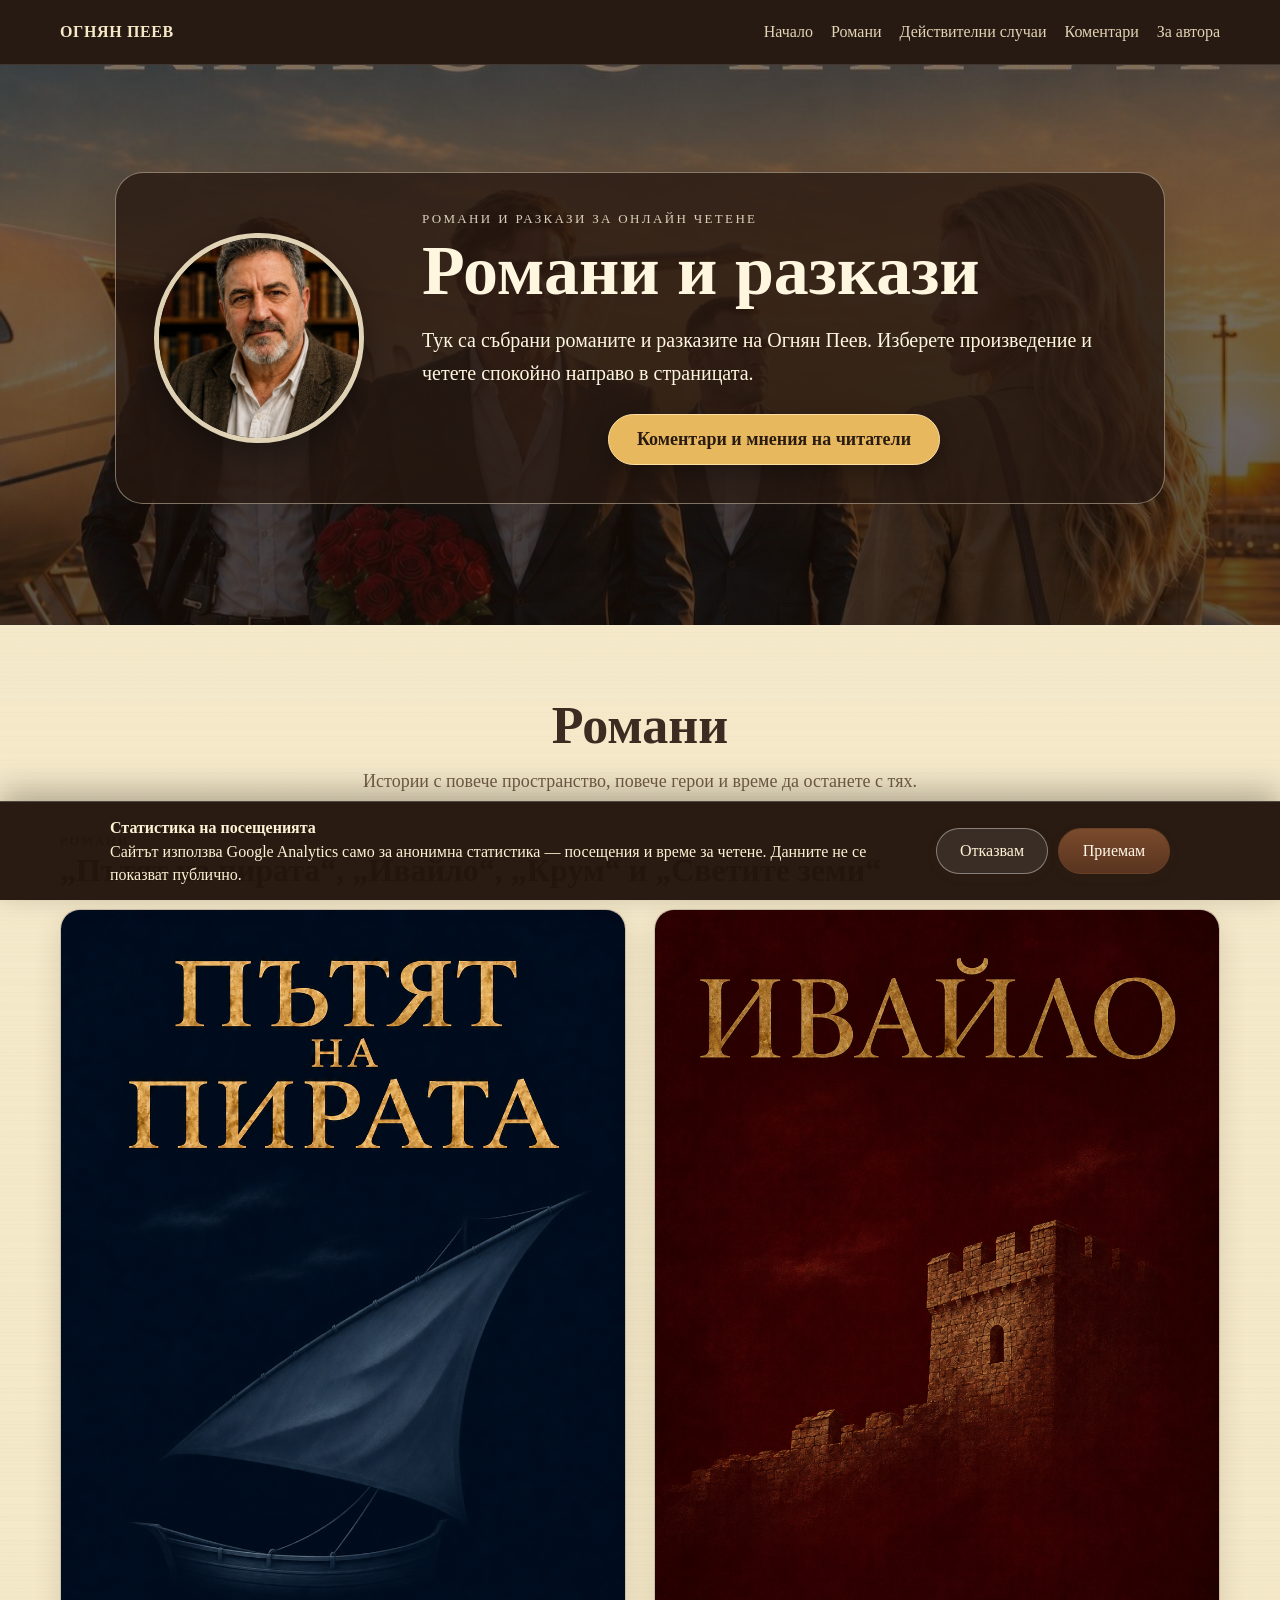
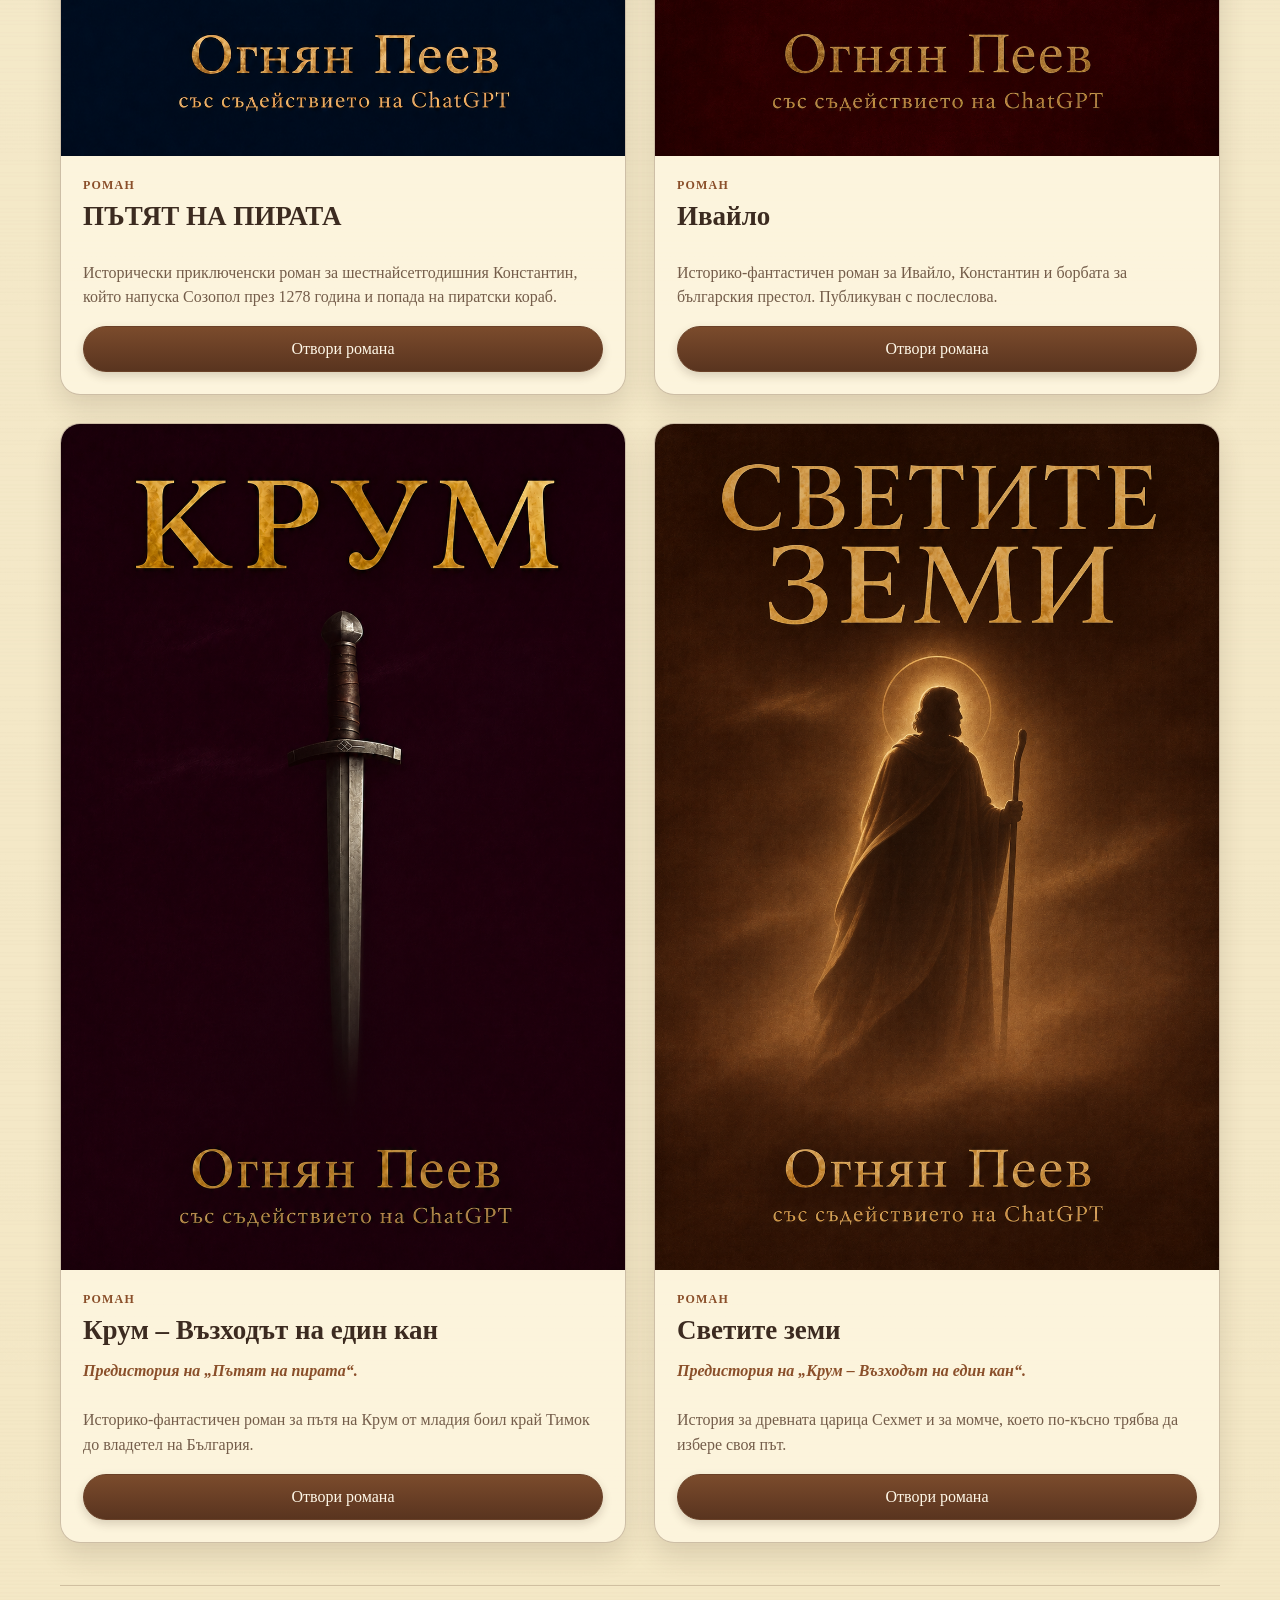
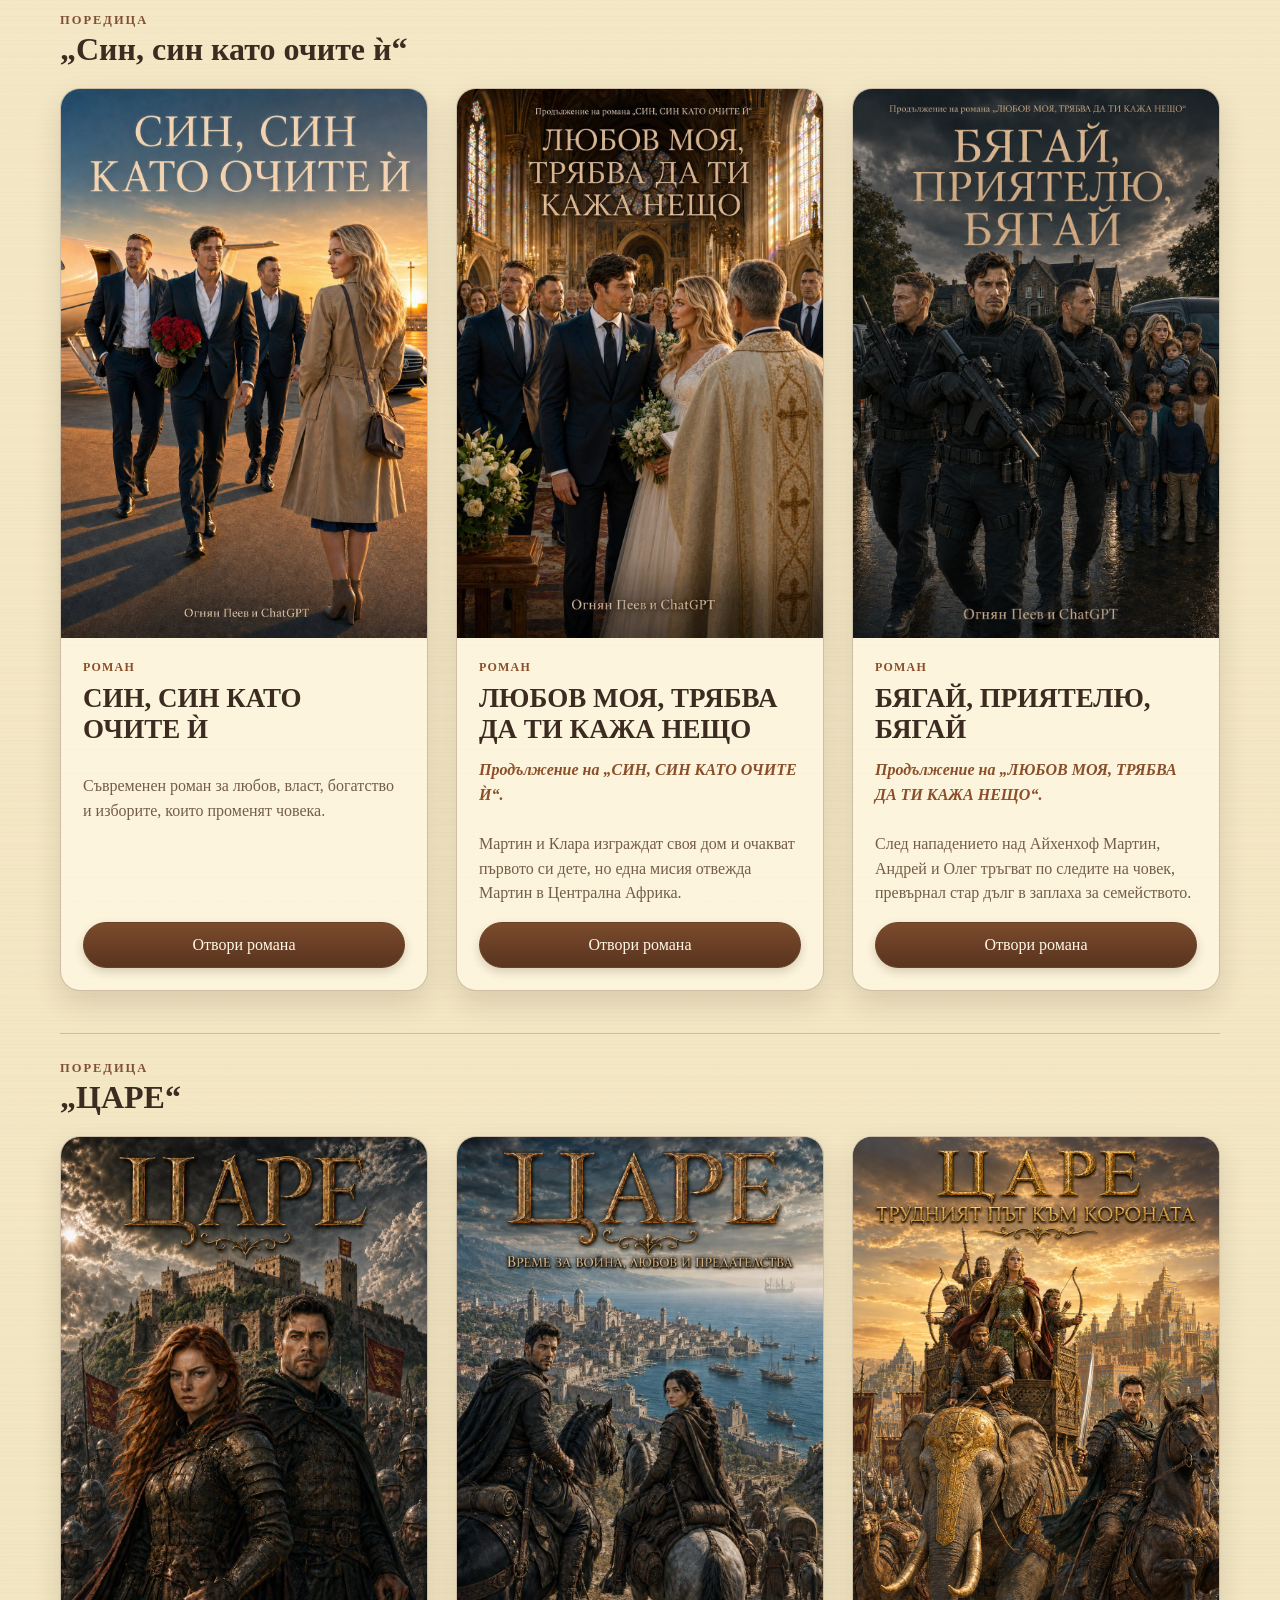
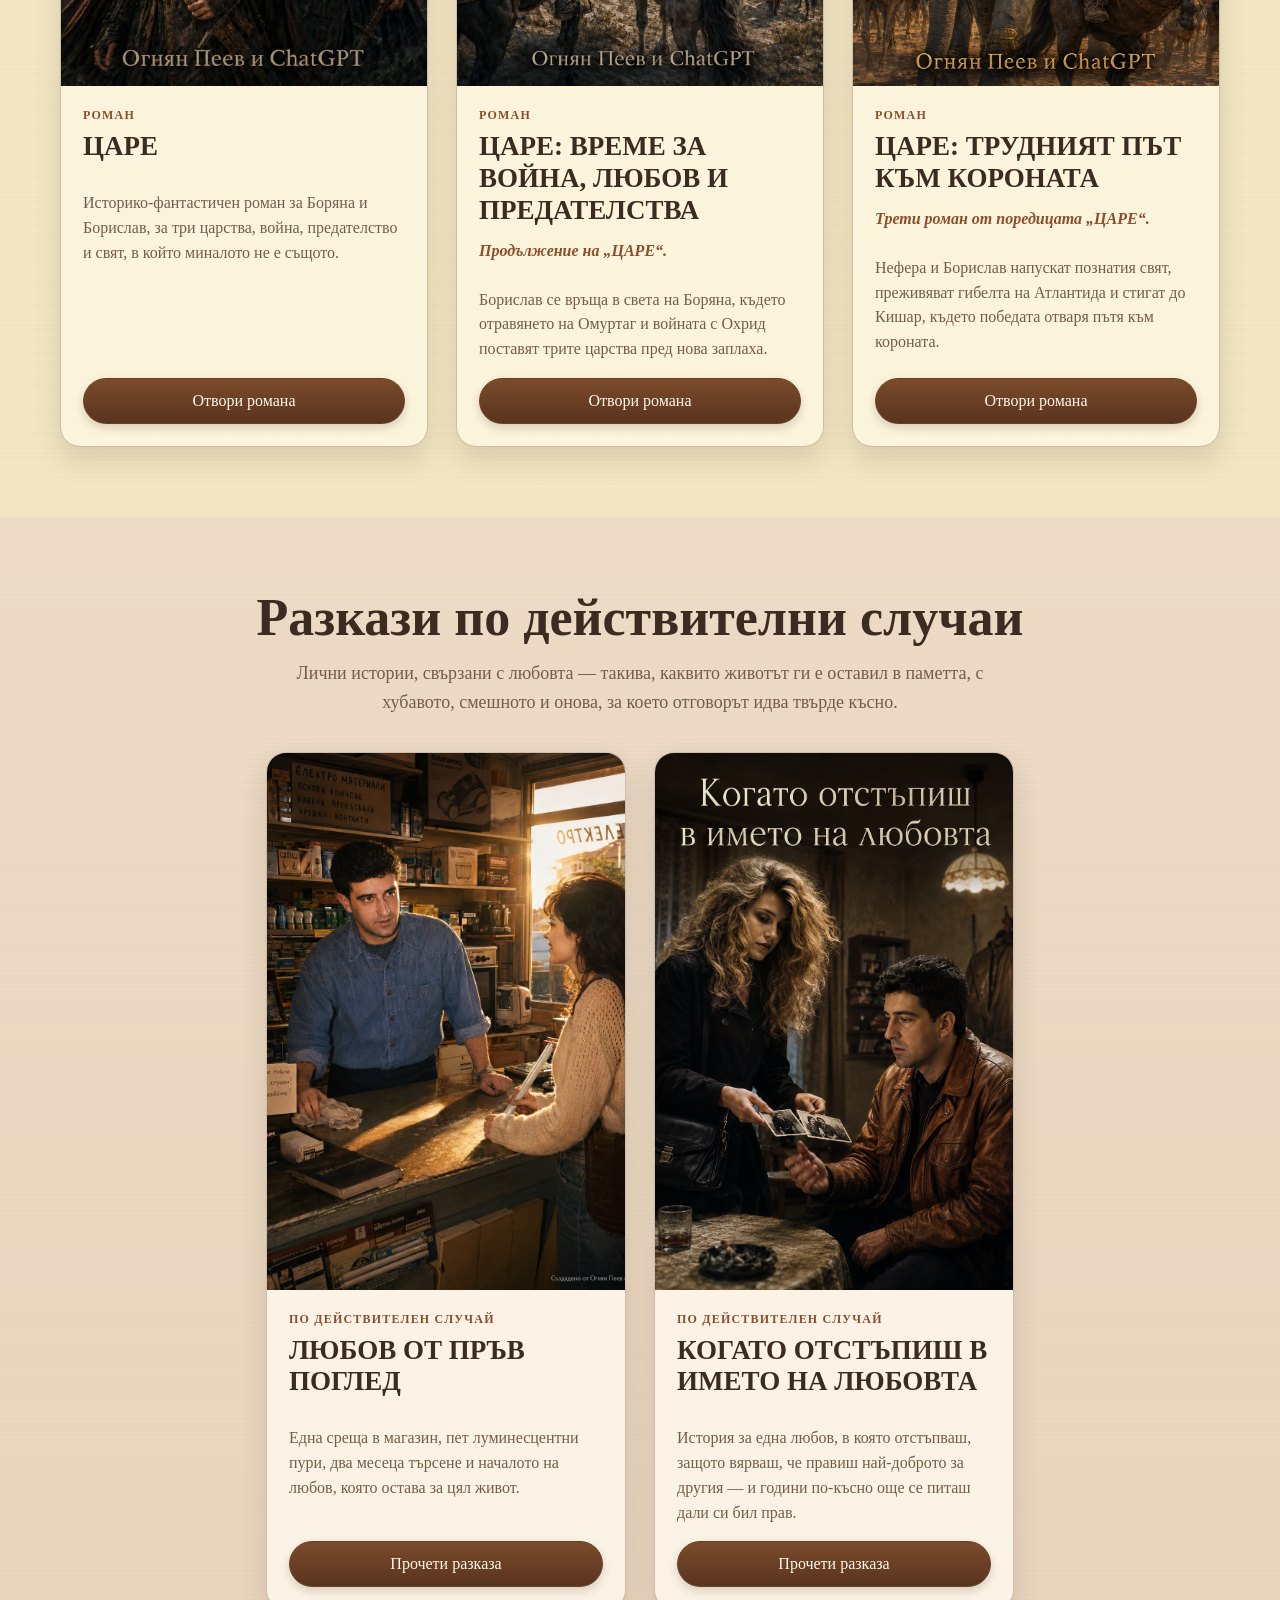
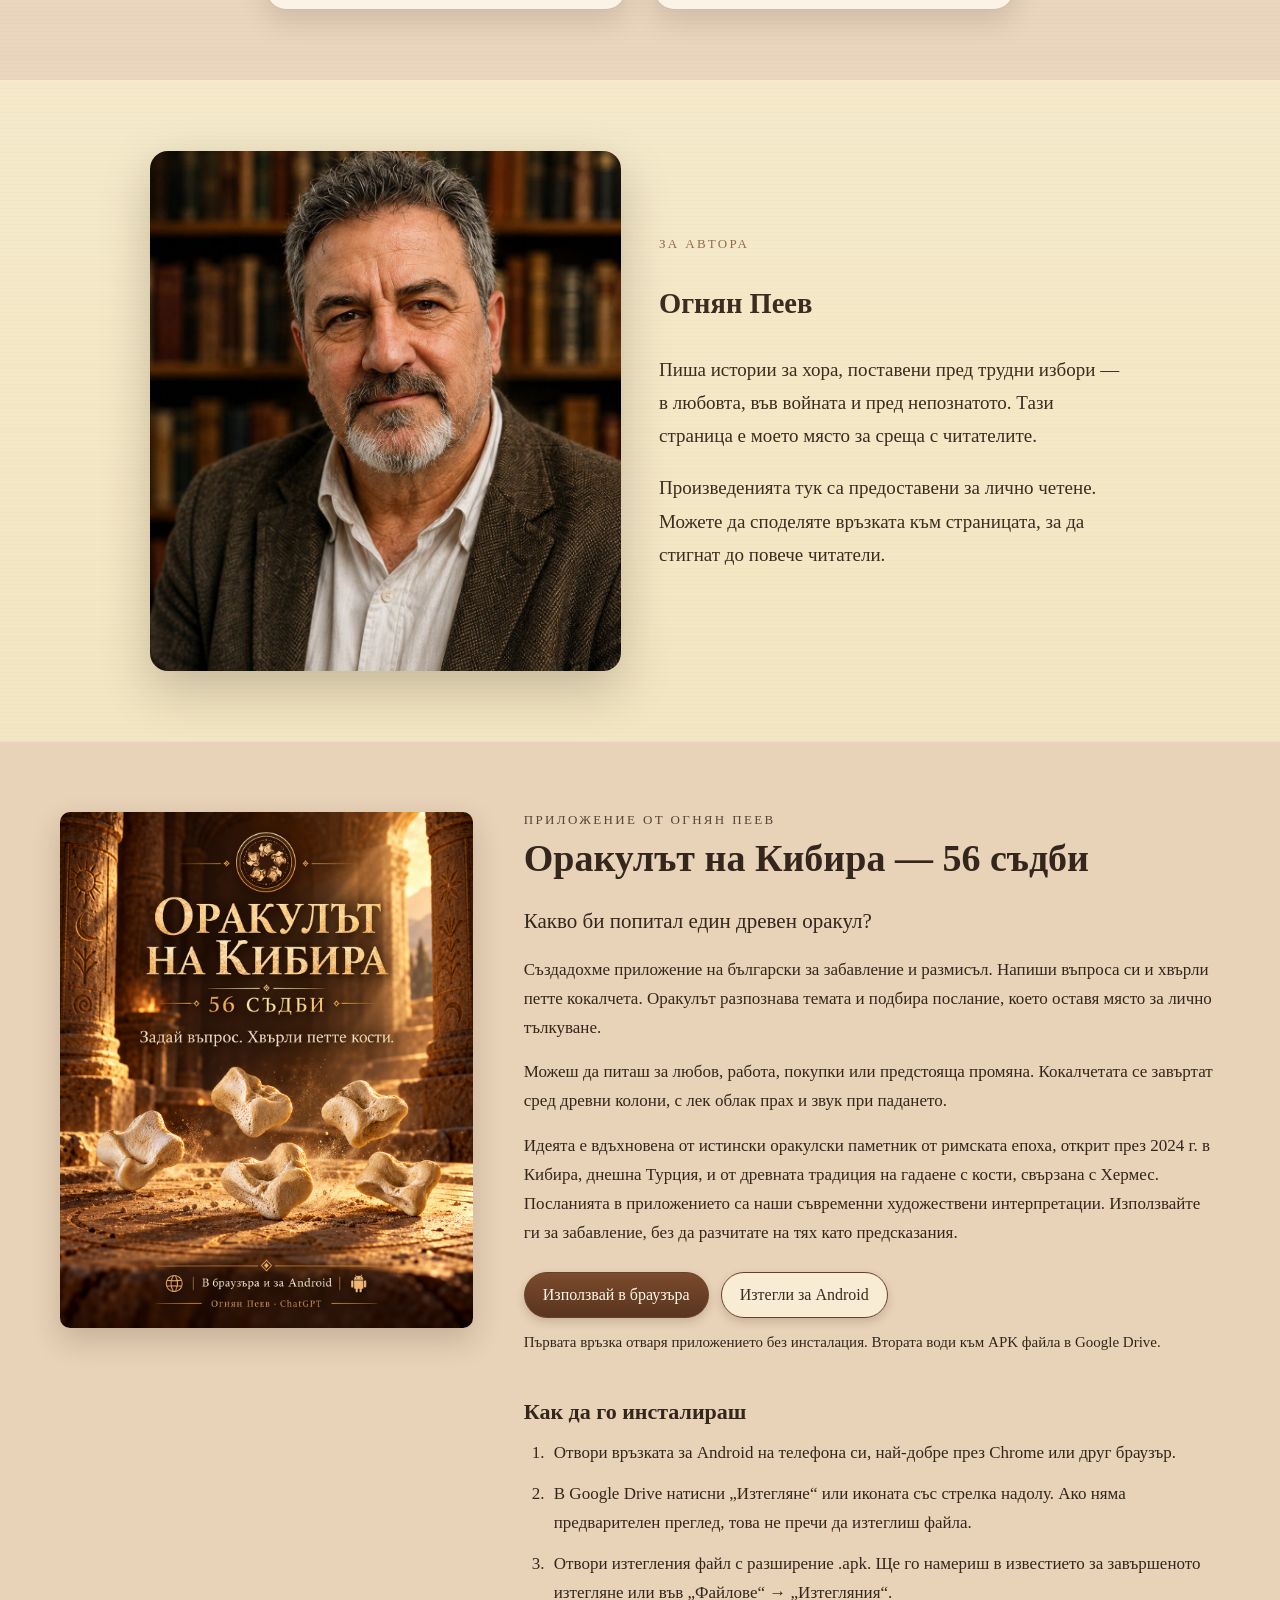
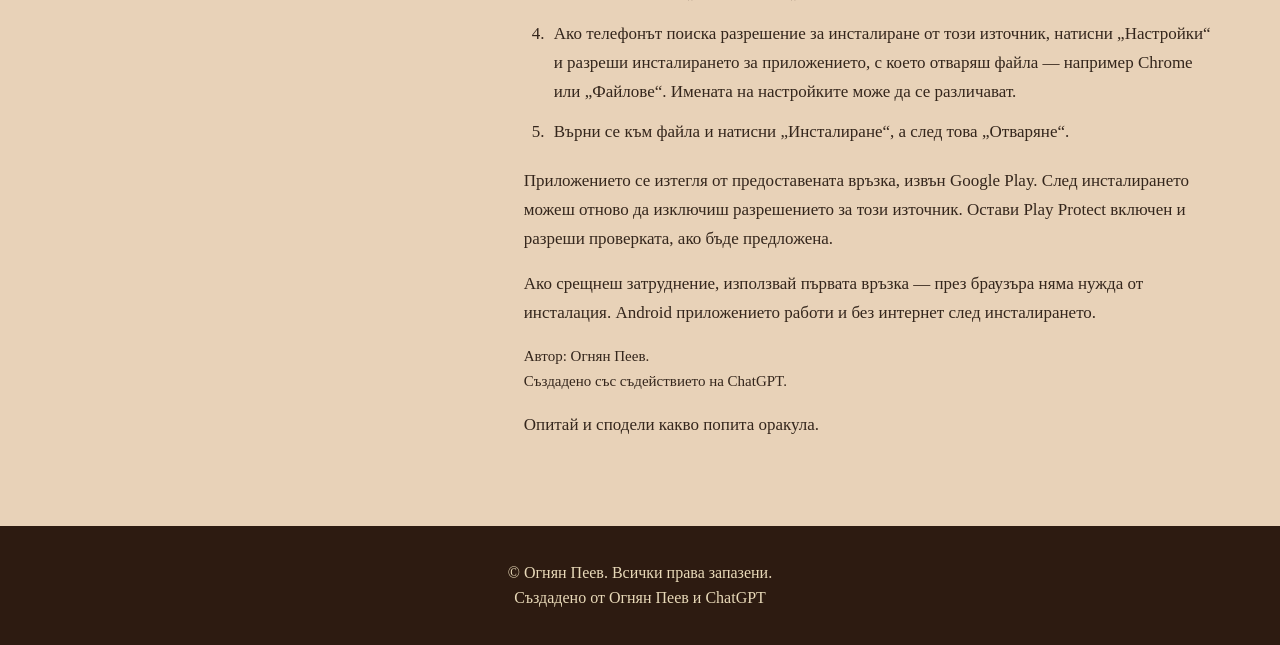
<file: index.html>
<!DOCTYPE html>
<html lang="bg">
<head>
<meta charset="utf-8">
<meta content="width=device-width, initial-scale=1" name="viewport">
<meta content="Романи, разкази и истории по действителни случаи от Огнян Пеев. Онлайн библиотека за удобно четене." name="description">
<title>Романи и разкази | Огнян Пеев</title>
<link href="assets/style.css?v=20261126" rel="stylesheet">
<script defer src="assets/analytics.js"></script>
<link rel="stylesheet" href="assets/oracle-promo.css?v=20261021">
</head>
<body class="library-page">
<div class="site-shell">
<header class="topbar">
<nav class="nav">
<a class="brand" href="index.html">ОГНЯН ПЕЕВ</a>
<div class="nav-links">
<a href="index.html">Начало</a>
<a href="#romani">Романи</a>
<a href="#deistvitelni">Действителни случаи</a>
<a href="comments.html">Коментари</a><a href="#avtor">За автора</a>
</div>
</nav>
</header>
<section class="hero">
<div class="hero-card">
<img alt="Огнян Пеев" class="author-photo" src="assets/images/author-new.jpg" loading="lazy">
<div>
<div class="eyebrow">Романи и разкази за онлайн четене</div>
<h1>Романи и разкази</h1>
<p>Тук са събрани романите и разказите на Огнян Пеев. Изберете произведение и четете спокойно направо в страницата.</p>
<p class="comments-spotlight-wrap"><a class="comments-spotlight" href="comments.html">Коментари и мнения на читатели</a></p>
</div>
</div>
</section>
<main>
<section class="paper-section" id="romani">
<div class="section-inner">
<div class="section-heading">
<h2>Романи</h2>
<p>Истории с повече пространство, повече герои и време да останете с тях.</p>
</div>
<div class="series-list">
<section class="series-block"><div class="series-heading"><span class="series-kicker">Романи</span><h3>„Пътят на пирата“, „Ивайло“, „Крум“ и „Светите земи“</h3></div><div class="shelf novels-shelf series-books featured-books">
<article class="book-card" data-work="pirat-path"><div class="cover-wrap"><img alt="Корица на Пътят на пирата" src="assets/images/pirat-path-final-20261126.png" loading="lazy"></div><div class="book-info"><span class="book-type">Роман</span><h3>ПЪТЯТ НА ПИРАТА</h3><p>Исторически приключенски роман за шестнайсетгодишния Константин, който напуска Созопол през 1278 година и попада на пиратски кораб.</p><a class="button" href="read.html?work=pirat-path">Отвори романа</a></div></article>
<article class="book-card" data-work="ivaylo"><div class="cover-wrap"><img alt="Корица на Ивайло" src="assets/images/ivaylo-final-20261126.png" loading="lazy"></div><div class="book-info"><span class="book-type">Роман</span><h3>Ивайло</h3><p>Историко-фантастичен роман за Ивайло, Константин и борбата за българския престол. Публикуван с послеслова.</p><a class="button" href="read.html?work=ivaylo">Отвори романа</a></div></article>
<article class="book-card" data-work="krum"><div class="cover-wrap"><img alt="Корица на Крум" src="assets/images/krum-cover-20261126.png" loading="lazy"></div><div class="book-info"><span class="book-type">Роман</span><h3>Крум – Възходът на един кан</h3><p class="series-note">Предистория на „Пътят на пирата“.</p><p>Историко-фантастичен роман за пътя на Крум от младия боил край Тимок до владетел на България.</p><a class="button" href="read.html?work=krum">Отвори романа</a></div></article>
<article class="book-card" data-work="svetite-zemi"><div class="cover-wrap"><img alt="Корица на Светите земи" src="assets/images/svetite-zemi-final-20261126.png" loading="lazy"></div><div class="book-info"><span class="book-type">Роман</span><h3>Светите земи</h3><p class="series-note">Предистория на „Крум – Възходът на един кан“.</p><p>История за древната царица Сехмет и за момче, което по-късно трябва да избере своя път.</p><a class="button" href="read.html?work=svetite-zemi">Отвори романа</a></div></article>
</div></section><section class="series-block"><div class="series-heading">
<span class="series-kicker">Поредица</span><h3>„Син, син като очите ѝ“</h3>
</div>
<div class="shelf novels-shelf series-books">
<article class="book-card">
<div class="cover-wrap"><img alt="Корица на Син, син като очите ѝ" src="assets/images/blue-eyes.jpg" loading="lazy"></div>
<div class="book-info">
<span class="book-type">Роман</span>
<h3>СИН, СИН КАТО ОЧИТЕ Ѝ</h3>
<p>Съвременен роман за любов, власт, богатство и изборите, които променят човека.</p>
<a class="button" href="read.html?work=blue-eyes">Отвори романа</a>
</div>
</article><article class="book-card sequel-card">
<div class="cover-wrap"><img alt="Корица на Любов моя, трябва да ти кажа нещо" src="assets/images/love-my.jpg" loading="lazy"></div>
<div class="book-info">
<span class="book-type">Роман</span>
<h3>ЛЮБОВ МОЯ, ТРЯБВА ДА ТИ КАЖА НЕЩО</h3>
<p class="series-note">Продължение на „СИН, СИН КАТО ОЧИТЕ Ѝ“.</p>
<p>Мартин и Клара изграждат своя дом и очакват първото си дете, но една мисия отвежда Мартин в Централна Африка.</p>
<a class="button" href="read.html?work=love-my">Отвори романа</a>
</div>
</article>
<article class="book-card sequel-card" data-work="run-friend">
      <div class="cover-wrap"><img alt="Корица на Бягай, Приятелю, Бягай" src="assets/images/run-friend.webp" loading="lazy"></div>
      <div class="book-info">
        <span class="book-type">Роман</span>
        <h3>БЯГАЙ, ПРИЯТЕЛЮ, БЯГАЙ</h3>
        <p class="series-note">Продължение на „ЛЮБОВ МОЯ, ТРЯБВА ДА ТИ КАЖА НЕЩО“.</p>
        <p>След нападението над Айхенхоф Мартин, Андрей и Олег тръгват по следите на човек, превърнал стар дълг в заплаха за семейството.</p>
        <a class="button" href="read.html?work=run-friend">Отвори романа</a>
      </div>
    </article>
</div></section>
<section class="series-block"><div class="series-heading">
<span class="series-kicker">Поредица</span><h3>„ЦАРЕ“</h3>
</div>
<div class="shelf novels-shelf series-books">
<article class="book-card">
<div class="cover-wrap"><img alt="Корица на ЦАРЕ" src="assets/images/kings.jpg" loading="lazy"></div>
<div class="book-info">
<span class="book-type">Роман</span>
<h3>ЦАРЕ</h3>
<p>Историко-фантастичен роман за Боряна и Борислав, за три царства, война, предателство и свят, в който миналото не е същото.</p>
<a class="button" href="read.html?work=kings">Отвори романа</a>
</div>
</article>
<article class="book-card" data-work="kings-war">
<div class="cover-wrap"><img alt="Корица на ЦАРЕ: Време за война, любов и предателства" src="assets/images/kings-war.jpg" loading="lazy"></div>
<div class="book-info">
<span class="book-type">Роман</span>
<h3>ЦАРЕ: ВРЕМЕ ЗА ВОЙНА, ЛЮБОВ И ПРЕДАТЕЛСТВА</h3>
<p class="series-note">Продължение на „ЦАРЕ“.</p>
<p>Борислав се връща в света на Боряна, където отравянето на Омуртаг и войната с Охрид поставят трите царства пред нова заплаха.</p>
<a class="button" href="read.html?work=kings-war">Отвори романа</a>
</div>
</article>
<article class="book-card" data-work="kings-crown">
<div class="cover-wrap"><img alt="Корица на ЦАРЕ: Трудният път към короната" src="assets/images/kings-crown.png" loading="lazy"></div>
<div class="book-info">
<span class="book-type">Роман</span>
<h3>ЦАРЕ: ТРУДНИЯТ ПЪТ КЪМ КОРОНАТА</h3>
<p class="series-note">Трети роман от поредицата „ЦАРЕ“.</p>
<p>Нефера и Борислав напускат познатия свят, преживяват гибелта на Атлантида и стигат до Кишар, където победата отваря пътя към короната.</p>
<a class="button" href="read.html?work=kings-crown">Отвори романа</a>
</div>
</article>
</div></section></div>
</div>
</section>
<section class="paper-section" id="deistvitelni" style="background-color:#e8d2b8">
<div class="section-inner">
<div class="section-heading">
<h2>Разкази по действителни случаи</h2>
<p>Лични истории, свързани с любовта — такива, каквито животът ги е оставил в паметта, с хубавото, смешното и онова, за което отговорът идва твърде късно.</p>
</div>
<div class="shelf" style="grid-template-columns:repeat(2,minmax(0,360px));justify-content:center">
<article class="book-card" data-work="love-first-sight">
<div class="cover-wrap"><img alt="Корица на Любов от пръв поглед" src="assets/images/love-first-sight.png" loading="lazy"></div>
<div class="book-info">
<span class="book-type">По действителен случай</span>
<h3>ЛЮБОВ ОТ ПРЪВ ПОГЛЕД</h3>
<p>Една среща в магазин, пет луминесцентни пури, два месеца търсене и началото на любов, която остава за цял живот.</p>
<a class="button" href="read.html?work=love-first-sight">Прочети разказа</a>
</div>
</article>
<article class="book-card" data-work="when-you-step-back">
<div class="cover-wrap"><img alt="Корица на Когато отстъпиш в името на любовта" src="assets/images/when-you-step-back.png" loading="lazy"></div>
<div class="book-info">
<span class="book-type">По действителен случай</span>
<h3>КОГАТО ОТСТЪПИШ В ИМЕТО НА ЛЮБОВТА</h3>
<p>История за една любов, в която отстъпваш, защото вярваш, че правиш най-доброто за другия — и години по-късно още се питаш дали си бил прав.</p>
<a class="button" href="read.html?work=when-you-step-back">Прочети разказа</a>
</div>
</article>
</div>
</div>
</section>
<section class="paper-section" id="avtor">
<div class="section-inner about-grid">
<img alt="Огнян Пеев" src="assets/images/author-new.jpg" loading="lazy">
<div class="about-text">
<div class="eyebrow" style="color:#805034">За автора</div>
<h2>Огнян Пеев</h2>
<p>Пиша истории за хора, поставени пред трудни избори — в любовта, във войната и пред непознатото. Тази страница е моето място за среща с читателите.</p>
<p>Произведенията тук са предоставени за лично четене. Можете да споделяте връзката към страницата, за да стигнат до повече читатели.</p>
</div>
</div>
</section>
<section class="paper-section oracle-promo" id="oracle-app" aria-labelledby="oracle-title">
<div class="section-inner oracle-grid">
<a class="oracle-poster" href="https://oracle-of-kibyra.zestysun6.chatgpt.site/" target="_blank" rel="noopener"><img src="assets/images/oracle-of-kibyra-promo.png" alt="Оракулът на Кибира — 56 съдби. Пет кокалчета сред древни колони. В браузъра и за Android." width="1122" height="1402" loading="lazy"></a>
<div class="oracle-copy">
<div class="eyebrow">Приложение от Огнян Пеев</div>
<h2 id="oracle-title">Оракулът на Кибира — 56 съдби</h2>
<p class="oracle-question">Какво би попитал един древен оракул?</p>
<p>Създадохме приложение на български за забавление и размисъл. Напиши въпроса си и хвърли петте кокалчета. Оракулът разпознава темата и подбира послание, което оставя място за лично тълкуване.</p>
<p>Можеш да питаш за любов, работа, покупки или предстояща промяна. Кокалчетата се завъртат сред древни колони, с лек облак прах и звук при падането.</p>
<p>Идеята е вдъхновена от истински оракулски паметник от римската епоха, открит през 2024 г. в Кибира, днешна Турция, и от древната традиция на гадаене с кости, свързана с Хермес. Посланията в приложението са наши съвременни художествени интерпретации. Използвайте ги за забавление, без да разчитате на тях като предсказания.</p>
<div class="oracle-actions"><a class="button" href="https://oracle-of-kibyra.zestysun6.chatgpt.site/" target="_blank" rel="noopener">Използвай в браузъра</a><a class="button secondary" href="https://drive.google.com/file/d/1Fy2jTGqqS5jBGTyBSHDS0kR9lwZD3T_i/view?usp=sharing" target="_blank" rel="noopener">Изтегли за Android</a></div>
<p class="oracle-link-note">Първата връзка отваря приложението без инсталация. Втората води към APK файла в Google Drive.</p>
<div class="oracle-install">
<h3>Как да го инсталираш</h3>
<ol>
<li>Отвори връзката за Android на телефона си, най-добре през Chrome или друг браузър.</li>
<li>В Google Drive натисни „Изтегляне“ или иконата със стрелка надолу. Ако няма предварителен преглед, това не пречи да изтеглиш файла.</li>
<li>Отвори изтегления файл с разширение .apk. Ще го намериш в известието за завършеното изтегляне или във „Файлове“ → „Изтегляния“.</li>
<li>Ако телефонът поиска разрешение за инсталиране от този източник, натисни „Настройки“ и разреши инсталирането за приложението, с което отваряш файла — например Chrome или „Файлове“. Имената на настройките може да се различават.</li>
<li>Върни се към файла и натисни „Инсталиране“, а след това „Отваряне“.</li>
</ol>
<p>Приложението се изтегля от предоставената връзка, извън Google Play. След инсталирането можеш отново да изключиш разрешението за този източник. Остави Play Protect включен и разреши проверката, ако бъде предложена.</p>
<p>Ако срещнеш затруднение, използвай първата връзка — през браузъра няма нужда от инсталация. Android приложението работи и без интернет след инсталирането.</p>
</div>
<p class="oracle-credit">Автор: Огнян Пеев.<br>Създадено със съдействието на ChatGPT.</p>
<p>Опитай и сподели какво попита оракула.</p>
</div></div></section>
</main>
<footer class="footer">
  © Огнян Пеев. Всички права запазени.<br>
  Създадено от Огнян Пеев и ChatGPT
</footer>
</div>
<script>
document.querySelectorAll('a[href^="read.html?work="]').forEach(link => {
  const work = new URL(link.href, location.href).searchParams.get('work');
  try {
    const saved = JSON.parse(localStorage.getItem(`reader_state_${work}`) || 'null');
    if (saved && (Number(saved.section) > 0 || Number(saved.ratio) > 0.03)) {
      link.textContent = 'Продължи четенето';
      link.title = 'Ще се отвори последното запазено място';
    }
  } catch (e) {}
  link.addEventListener('click', () => {
    window.siteAnalytics?.event('open_work', {work});
  });
});
</script>
</body>
</html>
</file>
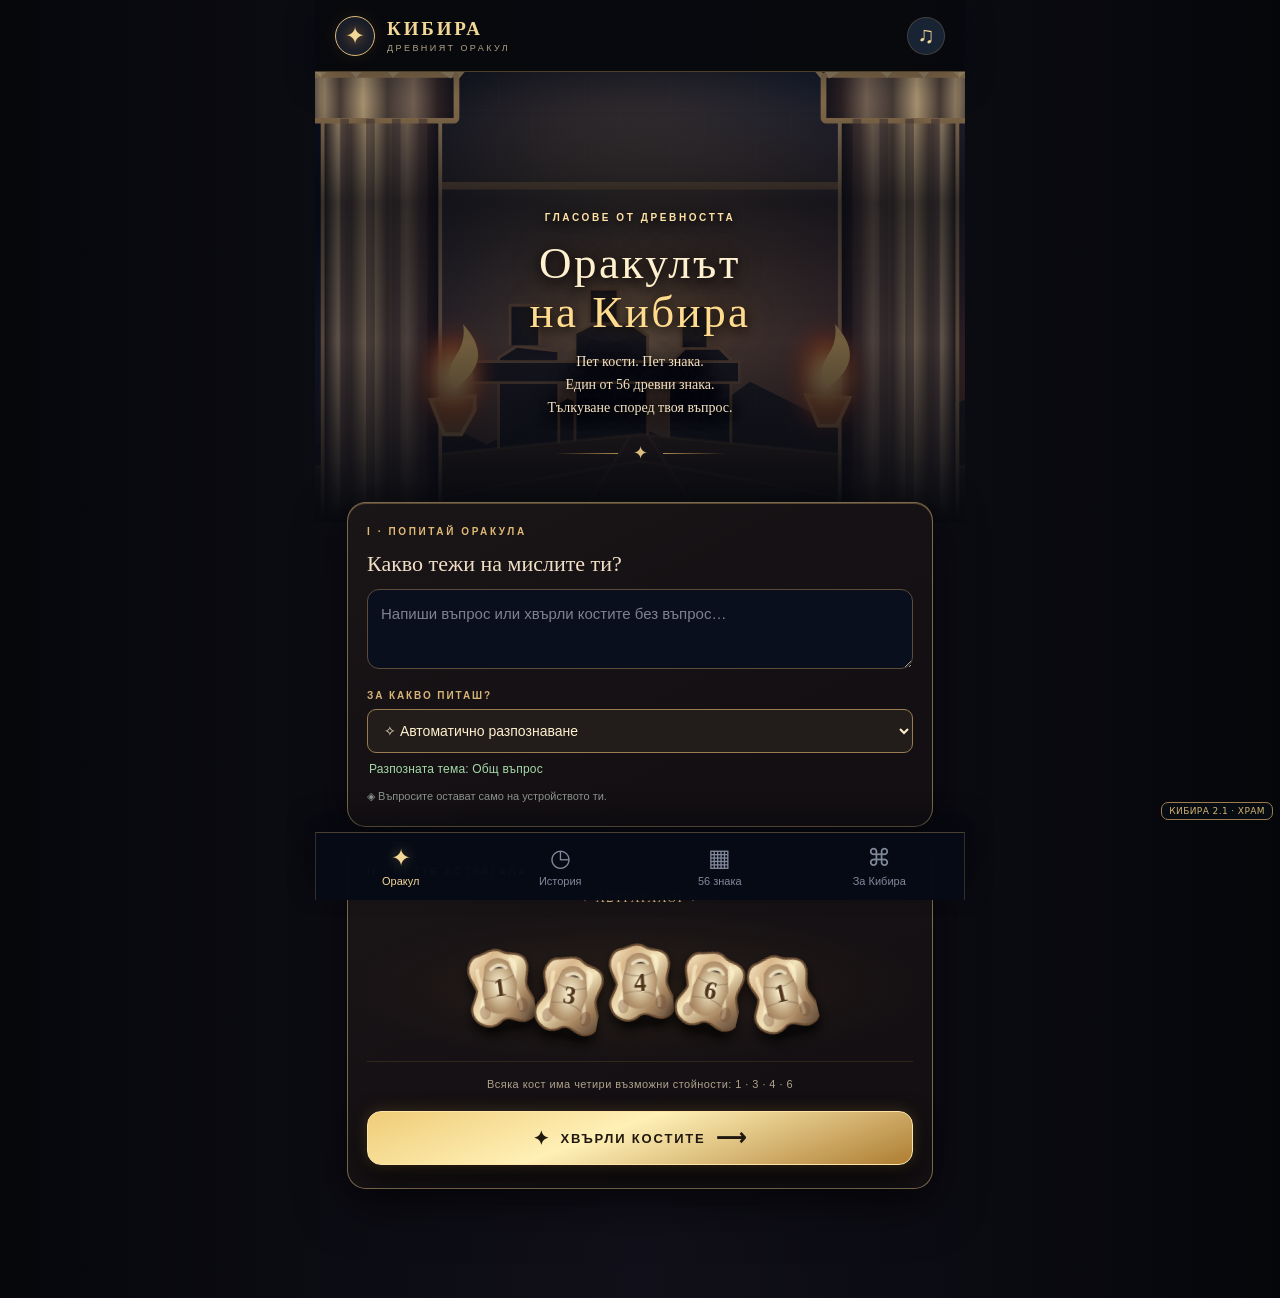
<file: kibyra/index.html>
<!DOCTYPE html>
<html lang="bg">
<head>
  <meta charset="UTF-8" />
  <meta name="viewport" content="width=device-width, initial-scale=1.0, viewport-fit=cover" />
  <meta name="theme-color" content="#080d19" />
  <meta name="color-scheme" content="dark" />
  <title>Оракулът на Кибира — 56 съдби · 2.1</title>
  <style>:root { --night:#070c17; --navy:#0b1525; --navy2:#111e2f; --gold:#dfba75; --gold2:#f3d797; --sand:#e9deca; --muted:#a59c8c; --line:rgba(216,179,105,.22); --panel:rgba(17,27,43,.96); }
* { box-sizing:border-box; }
html { font-size:16px; background:var(--night); }
body { margin:0; color:var(--sand); font-family:'Trebuchet MS','Segoe UI',Arial,sans-serif; background:radial-gradient(circle at 50% -5%,#203146 0%,#0b1423 32%,var(--night) 70%); min-height:100vh; }
button,textarea { font-family:inherit; }
button { cursor:pointer; -webkit-tap-highlight-color:transparent; }
button:focus-visible,textarea:focus-visible { outline:2px solid var(--gold2); outline-offset:2px; }
.app-shell { max-width:650px; margin:0 auto; min-height:100dvh; display:flex; flex-direction:column; position:relative; }
.topbar { position:sticky; top:0; z-index:10; height:72px; flex-shrink:0; display:flex; align-items:center; justify-content:space-between; padding:10px 20px; border-bottom:1px solid var(--line); background:rgba(7,12,23,.96); box-shadow:0 12px 30px #05091170; }
.brand { display:flex; align-items:center; gap:12px; cursor:pointer; }
.brand-emblem { width:40px; height:40px; border-radius:50%; display:grid; place-items:center; border:1px solid var(--gold); color:var(--gold2); font-size:24px; background:radial-gradient(circle,#47392b 0%,#101727 64%); box-shadow:0 0 16px rgba(220,172,92,.1),inset 0 0 10px rgba(220,172,92,.1); }
.brand-text { display:flex; flex-direction:column; gap:3px; }
.brand-text strong { font-family:Georgia,serif; font-size:19px; letter-spacing:.15em; color:var(--gold2); }
.brand-text small { font-size:9px; letter-spacing:.27em; color:#b1a184; }
.sound-toggle { border:1px solid var(--line); background:#182334; color:var(--gold2); width:38px; height:38px; font-size:23px; border-radius:50%; }
.sound-toggle.off { color:#667082; }
main { flex:1; }
.screen { display:none; padding-bottom:26px; }
.screen.active { display:block; animation:showScreen .24s ease-out; }
@keyframes showScreen { from{opacity:.6; transform:translateY(7px)} to{opacity:1;transform:translateY(0)} }
.hero { height:325px; overflow:hidden; position:relative; text-align:center; padding-top:60px; background: radial-gradient(ellipse at 50% 74%,rgba(223,186,117,.13),transparent 54%); isolation:isolate; }
.hero::before, .hero::after { content:'✧'; position:absolute; color:#d9b37140; font-size:20px; top:52px; }
.hero::before{left:9%}.hero::after{right:9%}
.hero-halo { position:absolute; inset:15px 25% auto; height:190px; border:1px solid #b9966140; border-radius:50%; box-shadow:0 0 70px rgba(215,160,83,.1),inset 0 0 65px rgba(215,160,83,.06); z-index:-1; }
.arch { pointer-events:none; position:absolute; opacity:.26; width:275px; height:245px; bottom:-83px; left:50%; transform:translateX(-50%); border:7px solid #c09c62; border-bottom:none; border-radius:136px 136px 0 0; z-index:-1; }
.arch:after { content:''; position:absolute; left:25px;right:25px;bottom:0;top:31px; border:2px solid #d5bb83; border-bottom:none; border-radius:100px 100px 0 0; }
.arch-column { position:absolute; height:135px; width:18px; background:repeating-linear-gradient(90deg,#b8a081 0px,#c7ae8d 3px,#786245 5px); bottom:0; }
.arch-column.left {left:11px}.arch-column.right {right:11px}
.arch-sun { position:absolute; left:0;right:0;top:20px; font-family:serif; font-size:57px; color:#f5d39b; }
.eyebrow,.section-kicker { display:block; color:var(--gold); font-weight:700; font-size:10px; letter-spacing:.26em; }
.hero h1, .page-title h1 { font-family:Georgia,'Times New Roman',serif; font-weight:normal; }
.hero h1 { font-size:46px; margin:16px 0 13px; line-height:1.05; text-shadow:0 0 30px #d9a85616; }
.hero h1 em { font-style:normal; color:var(--gold2); }
.hero-copy { color:#c3b7a1; font-family:Georgia,serif; line-height:1.65; font-size:15px; margin:0; }
.hero-rule { display:flex; align-items:center; justify-content:center; gap:15px; color:#ddbd7e; font-size:18px; margin:23px auto 0; }
.hero-rule:before,.hero-rule:after { content:''; width:63px; height:1px; background:linear-gradient(90deg,transparent,#af8650); }
.hero-rule:after { transform:rotate(180deg); }
.question-card,.throw-card { margin:0 16px 15px; padding:23px 19px; border:1px solid var(--line); border-radius:19px; background:linear-gradient(158deg,#152337,#0d1929 55%,#0b1423); box-shadow:0 12px 30px #03070e50; }
.question-label { display:block; font:normal 22px Georgia,serif; margin:14px 0 12px; color:#f1dfc5; }
textarea { resize:vertical; border:1px solid #5b4b3b; border-radius:12px; width:100%; min-height:80px; max-height:180px; padding:13px 13px; background:#090f1d; color:#f4ebdb; font-size:15px; line-height:1.5; }
textarea::placeholder { color:#7f8190; }
.privacy-note { margin:10px 0 0; font-size:11px; color:#8c948f; }
.throw-card { text-align:center; }
.throw-card .section-kicker { text-align:left; }
.bone-tray { display:flex; justify-content:center; align-items:center; gap:9px; padding:20px 7px 12px; min-height:115px; perspective:540px; }
.knuckle { position:relative; flex:0 0 auto; width:53px; height:77px; border-radius:39% 22% 36% 24% / 28% 41% 28% 39%; border:2px solid #cdb18b; background:linear-gradient(137deg,#e8d6ba 4%,#bb9e76 48%,#e2ca9e 75%,#907a5d); box-shadow:inset 3px 4px 8px #fff5d047,inset -4px -6px 9px #4b392b74,0 5px 0 #65462c,0 12px 18px #0009; display:grid; place-items:center; transform:rotate(-6deg); transition:transform .36s ease,filter .3s; }
.knuckle:nth-child(2){transform:rotate(9deg) translateY(5px)}.knuckle:nth-child(3){transform:rotate(-2deg) translateY(-3px)}.knuckle:nth-child(4){transform:rotate(12deg) translateY(4px)}.knuckle:nth-child(5){transform:rotate(-11deg)}
.knuckle:before { content:''; position:absolute; border:1px solid #806e50a8; inset:9px 7px; border-radius:37% 24% 30% 36%; }
.knuckle .glyph { font:700 30px Georgia,serif; color:#60472b; text-shadow:1px 1px #f3e0b7; }
.bone-tray.rolling .knuckle { animation:bonesRoll .65s ease-in-out infinite alternate; filter:brightness(1.18); }
.bone-tray.rolling .knuckle:nth-child(2n) {animation-delay:-.19s}.bone-tray.rolling .knuckle:nth-child(3n){animation-delay:-.33s}
@keyframes bonesRoll { from{transform:translateY(10px) rotate(-30deg) rotateY(0); } to{transform:translateY(-11px) rotate(28deg) rotateY(155deg);} }
.bone-caption { font-size:11px; color:#afa18d; letter-spacing:.04em; margin:0 0 21px; }
.gold-button { width:100%; min-height:54px; border:1px solid #ffe4aa; border-radius:12px; background:linear-gradient(110deg,#a97939,#f1d28a 48%,#b58a4b); color:#20180e; font-size:13px; font-weight:900; letter-spacing:.14em; box-shadow:inset 0 2px 3px #fff4cd88,0 6px 22px #a27a3650; display:flex; gap:10px; align-items:center; justify-content:center; }
.gold-button:active{transform:translateY(2px)}.gold-button:disabled{opacity:.7;cursor:wait}
.button-icon { font-size:19px; }.button-arrow{font-size:21px;}
.result-panel { border:1px solid #e0be7c72; margin:0 16px 22px; border-radius:22px; text-align:center; padding:24px 22px 20px; background:radial-gradient(ellipse at 50% 10%,#43392280,transparent 65%),linear-gradient(140deg,#1d2834,#0b1524); box-shadow:0 4px 55px #d8ad3d1a; }
.result-panel.hidden,.hidden { display:none !important; }
.result-decor { color:#cbaa72; letter-spacing:.8em; margin:0 0 16px; font-size:16px; }
.result-index{font-size:11px;color:#bea47c;letter-spacing:.17em;margin:19px auto 0;}
.result-panel h2{font:normal 32px Georgia,serif;color:#f1d49a;line-height:1.1;margin:12px auto 16px;}
.result-text { font:normal 19px/1.65 Georgia,serif; color:#f1e5d3; margin:0 0 18px; }
.result-values { display:inline-block; font-size:13px; border-top:1px solid #756343; border-bottom:1px solid #756343; padding:9px 13px; margin-bottom:18px; letter-spacing:.08em; color:#d6be92; }
.notice,.catalog-note{font-size:11px;line-height:1.5;color:#aba99f;}
.notice{margin-bottom:17px}
.outline-button { border:1px solid #a98650; color:#eaca8b; border-radius:11px; background:#0b1220; padding:13px 18px; font-size:12px; letter-spacing:.1em; font-weight:800; width:100%; }
.tabbar { flex-shrink:0; position:sticky; bottom:0; display:grid; grid-template-columns:repeat(4,1fr); border-top:1px solid #ad8f5666; background:rgba(6,11,22,.98); padding:6px 5px calc(7px + env(safe-area-inset-bottom)); z-index:20; box-shadow:0 -12px 24px #04070e8c; }
.tab { border:0; background:none; color:#81889a; display:flex; flex-direction:column; align-items:center; gap:3px; padding:6px 2px; font-size:11px; }
.tab-icon{font-family:Georgia,serif;font-size:24px;height:27px;line-height:27px;}.tab.active{color:var(--gold2);}.tab.active .tab-icon{text-shadow:0 0 14px #f8c87570}
.page-title { margin:28px 20px 23px; }
.page-title h1 { font-size:39px; margin:10px 0; color:var(--gold2); }
.page-title p { margin:0; line-height:1.6; color:#c0b6a5; font-size:14px; }
.history-list,.catalog-list { padding:0 16px; display:flex; flex-direction:column; gap:10px; }
.history-item,.catalog-item { width:100%; text-align:left; border:1px solid var(--line); background:linear-gradient(115deg,#142134,#0e1827); border-radius:14px; padding:15px 15px; color:var(--sand); }
.item-row { display:flex; align-items:center; gap:12px; justify-content:space-between; }
.item-title { font:normal 20px Georgia,serif;color:#edcf92;margin:5px 0 5px; }
.item-meta { font-size:11px;color:#9c9585;letter-spacing:.05em; }
.item-text {font-size:13px;color:#c9c1b5;line-height:1.5; margin:8px 0 0;}
.item-arrow { color:var(--gold);font-size:21px; }
.empty-history { padding:55px 12px; text-align:center; color:#9aa0aa; border:1px dashed var(--line); border-radius:15px; }
.empty-history .empty-star { display:block;color:var(--gold);font-size:37px;margin-bottom:12px; }
.quiet-button { display:block; margin:23px auto; color:#d9b485;background:transparent;border:1px solid #72583c;border-radius:11px;padding:10px 18px; }
.catalog-note { margin:0 16px 18px; padding:13px; border-left:2px solid #c9a36b; background:#1b2230; }
.about-card,.source-card { background:#111d2d;border:1px solid var(--line);padding:20px;margin:0 16px 15px;border-radius:15px; }
.about-card h2 { font:normal 23px Georgia,serif;color:var(--gold2);margin:0 0 12px; }
.about-card p,.source-card p { font-size:14px;line-height:1.75;color:#c9c5ba;margin:9px 0; }
.source-card strong {display:block;margin:12px 0 0;color:#e2d1b5;font-size:14px;}
.source-card .outline-button{margin-top:12px;}
.credit {text-align:center;margin:24px 18px;color:#8a9a9e;font-size:11px;line-height:1.8;}
.toast { display:none;position:fixed;bottom:95px;left:50%;transform:translateX(-50%);background:#25344a;border:1px solid var(--gold);box-shadow:0 12px 25px #0008;color:#f2deb4;padding:12px 18px;border-radius:11px;z-index:100;font-size:13px;min-width:160px;max-width:90vw;text-align:center; }
.toast.show{display:block;}
@media (max-width:370px) { .hero h1{font-size:40px}.knuckle{width:45px;height:69px}.bone-tray{gap:6px}.brand-text strong{font-size:17px}.question-card,.throw-card{margin-left:10px;margin-right:10px}.hero{height:300px} }
@media (min-width:550px) { .hero{height:365px;padding-top:80px}.hero h1{font-size:56px}.question-card,.throw-card{margin-left:32px;margin-right:32px}.result-panel{margin-left:32px;margin-right:32px}.knuckle{width:63px;height:86px}.tabbar{border-left:1px solid var(--line);border-right:1px solid var(--line)} }
@media(prefers-reduced-motion:reduce){*,*:before,*:after{animation-duration:.01ms !important;transition-duration:.01ms !important}}

/* v2: intelligible answer first, verse second */
.result-topic{font:600 12px/1.5 system-ui,sans-serif;color:#d6b67c;letter-spacing:.04em;margin:12px auto 17px;}
.direct-answer{background:linear-gradient(140deg,#2a3141,#152334);border:1px solid #d9b76b8c;border-radius:14px;padding:18px 17px 16px;margin:10px auto 24px;box-shadow:0 0 28px #c08f2430;}
.direct-answer span,.verse-label{font:600 11px/1.5 system-ui,sans-serif;letter-spacing:.17em;color:#c6a76f;}
.direct-answer p{font:normal 22px/1.5 Georgia,serif;color:#fff5de;margin:12px auto 0;}
.verse-label{display:block;margin:2px 0 12px;}
.result-text{font-style:italic;color:#e9d5b6;font-size:18px;}
.historical-context{font:12px/1.6 system-ui,sans-serif;text-align:left;margin:10px 0 20px;padding:12px;border-left:2px solid #c6a76f;color:#b8b0a1;background:#141e2c;}
.result-panel{padding-top:22px;}
@media(max-width:370px){.direct-answer p{font-size:19px;}.result-text{font-size:17px;}}

/* KIBYRA 2.1 — Temple edition. All artwork is packaged offline as SVG. */
html,body {background:#060609;}
body {background:linear-gradient(90deg,#06070b 0%,#11101a 50%,#05060a 100%);}
.topbar {background:#08090eea; border-bottom-color:#b38b516b;}
.hero {height:410px; padding-top:112px; background:#080b16; isolation:isolate;}
.hero::before,.hero::after,.hero-halo,.arch {display:none;}
.temple-art {position:absolute;inset:-35px 0 0;width:100%;height:calc(100% + 55px);object-fit:cover;object-position:center 46%;z-index:-3;pointer-events:none;}
.hero-vignette{position:absolute;inset:0;z-index:-2;pointer-events:none;background:linear-gradient(180deg,#02060b30 0%,#01040bb5 29%,#06061191 60%,#080a10 100%);}
.hero h1 {font-size:45px;line-height:1.09;color:#fff1cf;text-shadow:0 3px 12px #000,0 0 27px #25140b;letter-spacing:.055em;}
.hero h1 em{color:#ffdb8f;text-shadow:0 3px 12px #000,0 0 26px #664723;}
.hero .eyebrow{color:#ffe2a4;text-shadow:0 3px 10px black;}
.hero-copy {font-size:14px;color:#f6e3c2;text-shadow:0 2px 8px black,0 0 20px black;}
.question-card,.throw-card {background:linear-gradient(155deg,#1a1517 0%,#130f12 75%);border:1px solid #bca0709c;box-shadow:0 15px 50px #0009,inset 0 1px 0 #e6bd7250;}
.question-card{margin-top:-20px;position:relative;z-index:1;}
.topic-picker{margin:17px 0 4px;text-align:left;}
.topic-picker label{display:block;font-size:10px;font-weight:800;letter-spacing:.19em;color:#d7b477;margin-bottom:8px;}
.topic-picker select{appearance:auto;-webkit-appearance:menulist;width:100%;border:1px solid #997c52;border-radius:9px;background:#221c1b;color:#fff0cd;min-height:44px;padding:9px 12px;font-size:14px;}
.topic-preview{margin:9px 2px 0;font-size:12px;color:#a5d9a8;letter-spacing:.015em;min-height:18px;}
.oracle-pedestal{margin:14px auto -4px;max-width:240px;letter-spacing:.13em;color:#d5b87c;font:12px Georgia,serif;}
.bone-tray{margin:14px 0 16px;padding:25px 4px 20px;min-height:145px;gap:5px;perspective:560px;background:radial-gradient(ellipse,#8b612926 0%,#01050e00 75%);border-bottom:1px solid #a9854b30;}
.knuckle,.knuckle:nth-child(n){flex:0 1 19%;width:56px;max-width:65px;height:92px;display:grid;place-items:center;border:0;border-radius:0;background:none!important;box-shadow:none!important;filter:drop-shadow(0 8px 6px #000a);transition:transform .48s cubic-bezier(.2,.9,.32,1);transform:rotate(-8deg);}
.knuckle:nth-child(2){transform:rotate(11deg) translateY(8px)}.knuckle:nth-child(3){transform:rotate(-3deg) translateY(-5px)}.knuckle:nth-child(4){transform:rotate(13deg) translateY(3px)}.knuckle:nth-child(5){transform:rotate(-13deg) translateY(6px)}
.knuckle:before{content:none!important;}
.bone-art{position:absolute;inset:0;width:100%;height:100%;object-fit:fill;pointer-events:none;}
.knuckle .glyph{position:relative;z-index:1;font:800 25px Georgia,serif;color:#50341c;text-shadow:0 1px #fcecccaa;transform:translateY(-3px);}
.bone-tray.rolling .knuckle,.bone-tray.rolling .knuckle:nth-child(n){animation:kibyraBoneToss .86s cubic-bezier(.33,.02,.63,1) infinite alternate;filter:drop-shadow(0 15px 13px #000d);}
.bone-tray.rolling .knuckle:nth-child(2){animation-delay:-.17s;}.bone-tray.rolling .knuckle:nth-child(3){animation-delay:-.43s;}.bone-tray.rolling .knuckle:nth-child(4){animation-delay:-.28s;}.bone-tray.rolling .knuckle:nth-child(5){animation-delay:-.62s;}
@keyframes kibyraBoneToss{0%{transform:translateY(28px) rotate(-46deg) rotateX(10deg) rotateY(0) scale(.84)} 45%{transform:translateY(-29px) rotate(10deg) rotateX(150deg) rotateY(90deg) scale(1.08)}100%{transform:translateY(13px) rotate(54deg) rotateX(330deg) rotateY(190deg) scale(.97)}}
.gold-button{border-radius:14px;background:linear-gradient(160deg,#efcc78,#fff0b6 43%,#ae7d32);box-shadow:0 0 15px #f8c45a33,0 10px 26px #000c;}
.result-panel{background:linear-gradient(125deg,#f7e7bf,#efcf94 50%,#b69565);border:5px solid #2e1f16;box-shadow:0 12px 33px #000e,inset 0 0 0 2px #fce4aa;border-radius:11px;padding:25px 17px;}
.result-panel h2{color:#44271a;text-shadow:none}.result-panel .section-kicker,.result-panel .result-index,.result-panel .result-topic,.result-panel .verse-label{color:#785025;}.result-panel .result-text{color:#35251f;font-style:normal;}.result-panel .result-values{color:#503523;border-color:#99734a;}.result-panel .notice{color:#6a503b;}.result-panel .historical-context{color:#56422f;background:#f4e2ba;border-color:#957441;}
.direct-answer{background:#fff5d4;border:1px solid #9b7746;box-shadow:inset 0 0 22px #bb92534d;}.direct-answer span{color:#71562f}.direct-answer p{color:#253a26;font-size:22px;}
.result-panel .outline-button{background:#5d3b1b;color:#f7e4b7;border-color:#96723d;}
.version-stamp{position:fixed;bottom:80px;right:7px;z-index:50;pointer-events:none;padding:3px 7px;border-radius:7px;background:#091017dc;color:#eac77d;font:9px system-ui,sans-serif;letter-spacing:.045em;border:1px solid #af8957;opacity:.9;}
@media(max-width:370px){.hero{height:370px;padding-top:103px}.hero h1{font-size:39px}.bone-tray{gap:3px}.knuckle,.knuckle:nth-child(n){height:80px}.question-card{margin-top:-18px}}
@media(min-width:550px){.hero{height:450px;padding-top:140px}.knuckle,.knuckle:nth-child(n){height:100px;width:72px}}
@media(prefers-reduced-motion:reduce){.bone-tray.rolling .knuckle{animation:none!important;}}
</style>
</head>
<body>
  <div class="app-shell">
    <header class="topbar">
      <div class="brand" role="button" tabindex="0" onclick="go('oracle')" onkeydown="if(event.key==='Enter')go('oracle')">
        <span class="brand-emblem" aria-hidden="true">✦</span>
        <div class="brand-text"><strong>КИБИРА</strong><small>ДРЕВНИЯТ ОРАКУЛ</small></div>
      </div>
      <button class="sound-toggle" id="sound-toggle" type="button" aria-label="Звукови ефекти" aria-pressed="true" onclick="toggleSound()">♫</button>
    </header>

    <main>
      <section class="screen active" id="screen-oracle" aria-label="Оракул">
        <div class="hero">
          <img class="temple-art" src="[data-uri]" alt="" aria-hidden="true" />
          <div class="hero-vignette" aria-hidden="true"></div>
          <span class="eyebrow">ГЛАСОВЕ ОТ ДРЕВНОСТТА</span>
          <h1>Оракулът<br/><em>на Кибира</em></h1>
          <p class="hero-copy">Пет кости. Пет знака.<br/>Един от 56 древни знака.<br/>Тълкуване според твоя въпрос.</p>
          <div class="hero-rule"><span>✦</span></div>
        </div>

        <div class="question-card">
          <div class="section-kicker">I · ПОПИТАЙ ОРАКУЛА</div>
          <label for="question" class="question-label">Какво тежи на мислите ти?</label>
          <textarea id="question" maxlength="220" rows="2" placeholder="Напиши въпрос или хвърли костите без въпрос…" aria-label="Въпрос към оракула"></textarea>
          <div class="topic-picker">
            <label for="topic-select">ЗА КАКВО ПИТАШ?</label>
            <select id="topic-select" aria-label="Тема на въпроса">
              <option value="auto">✧ Автоматично разпознаване</option>
              <option value="day">☼ Денят</option>
              <option value="love">♡ Любов и брак</option>
              <option value="work">⚒ Работа и кариера</option>
              <option value="money">◈ Пари и имущество</option>
              <option value="travel">➶ Пътуване</option>
              <option value="health">✚ Здраве</option>
              <option value="family">⌂ Семейство и дом</option>
              <option value="friendship">✧ Приятели и доверие</option>
              <option value="study">▤ Учене и изпити</option>
              <option value="decision">✦ Общ въпрос</option>
            </select>
            <p class="topic-preview" id="topic-preview" aria-live="polite">Разпозната тема: Общ въпрос</p>
          </div>
          <p class="privacy-note">◈ Въпросите остават само на устройството ти.</p>
        </div>

        <div class="throw-card">
          <div class="section-kicker">II · ПЕТТЕ АСТРАГАЛА</div>
          <div class="oracle-pedestal" aria-hidden="true">✧  ΑΣΤΡΑΓΑΛΟΙ  ✧</div>
          <div class="bone-tray" id="bone-tray" aria-label="Пет древни астрагала за гадаене">
            <div class="knuckle" data-index="0"><img class="bone-art" src="[data-uri]" alt="" /><span class="glyph">1</span></div>
            <div class="knuckle" data-index="1"><img class="bone-art" src="[data-uri]" alt="" /><span class="glyph">3</span></div>
            <div class="knuckle" data-index="2"><img class="bone-art" src="[data-uri]" alt="" /><span class="glyph">4</span></div>
            <div class="knuckle" data-index="3"><img class="bone-art" src="[data-uri]" alt="" /><span class="glyph">6</span></div>
            <div class="knuckle" data-index="4"><img class="bone-art" src="[data-uri]" alt="" /><span class="glyph">1</span></div>
          </div>
          <p class="bone-caption">Всяка кост има четири възможни стойности: 1 · 3 · 4 · 6</p>
          <button class="gold-button" id="roll-button" type="button" onclick="throwBones()"><span class="button-icon">✦</span> ХВЪРЛИ КОСТИТЕ <span class="button-arrow">⟶</span></button>
        </div>

        <section id="result" class="result-panel hidden" aria-live="polite">
          <div class="result-decor">✦ ✧ ✦</div>
          <div class="section-kicker">III · ГЛАСЪТ НА ОРАКУЛА</div>
          <div class="result-index" id="result-index">ПОСЛАНИЕ № 01 / 56</div>
          <h2 id="result-title"></h2>
          <p class="result-topic" id="result-topic"></p>
          <div class="direct-answer"><span>ОТГОВОР НА ВЪПРОСА</span><p id="result-direct"></p></div>
          <p class="verse-label">ПОСЛАНИЕ ОТ КОСТИТЕ</p>
          <p class="result-text" id="result-text"></p>
          <p class="historical-context hidden" id="result-historical"></p>
          <div class="result-values" id="result-values"></div>
          <div class="notice">Съвременна художествена интерпретация, а не превод на древния надпис.</div>
          <button class="outline-button" type="button" id="share-button" onclick="shareCurrent()">↗ СПОДЕЛИ ПОСЛАНИЕТО</button>
        </section>
      </section>

      <section class="screen" id="screen-history" aria-label="История">
        <div class="page-title"><div class="section-kicker">ТВОИТЕ ХВЪРЛЯНИЯ</div><h1>История</h1><p>Посланията, които костите ти разкриха.</p></div>
        <div class="history-list" id="history-list"></div>
        <button id="clear-history" class="quiet-button hidden" type="button" onclick="clearHistory()">✕ Изтрий историята</button>
      </section>

      <section class="screen" id="screen-catalog" aria-label="56 съчетания">
        <div class="page-title"><div class="section-kicker">ДРЕВНИЯТ МЕТОД</div><h1>56 съчетания</h1><p>Пет кости с четири стойности образуват точно 56 различни комбинации, ако редът не се отчита.</p></div>
        <div class="catalog-note">Всеки знак има свое художествено пророчество и отделно тълкуване за различни въпроси. Текстовете не са дословни древни преводи.</div>
        <div id="catalog-list" class="catalog-list"></div>
      </section>

      <section class="screen" id="screen-about" aria-label="За оракула">
        <div class="page-title"><div class="section-kicker">ЕДНА ИСТОРИЯ НА 1800 ГОДИНИ</div><h1>Тайната на Кибира</h1><p>Когато хората питали съдбата, отговорът бил издялан върху камък.</p></div>
        <div class="about-card"><h2>Как е работело гадаенето?</h2><p>В римската епоха в южна Мала Азия хората хвърляли пет астрагала — специални кости за игра и гадаене. Четирите им възможни страни имали стойности 1, 3, 4 и 6. Подреждането на пет стойности без значение на реда давало 56 съчетания.</p></div>
        <div class="about-card"><h2>Какво е намерено?</h2><p>През 2024 г. археолози откриват в Кибира, днешна Турция, каменен паметник с оракулски надписи върху четирите му страни. Изследването му е публикувано през октомври 2026 г. и разкрива връзки с подобни надписи от други градове.</p><p>Паметникът е свързан с култа към Хермес. Древният текст е исторически извор, който се нуждае от внимателен научен превод.</p></div>
        <div class="about-card"><h2>Какво е автентично тук?</h2><p><strong>Исторически:</strong> петте кости, числата 1, 3, 4 и 6, начинът за образуване на 56-те съчетания и фактите за находката.</p><p><strong>Съвременно:</strong> написаните на български послания, техните заглавия и обяснения. Те са художествено вдъхновени от оракулската традиция, но не са представени като древни цитати.</p><p>Хвърлянията са художествено забавление, а не надеждна прогноза. Не разчитай на тях за медицински, финансови, правни или други важни решения.</p></div>
        <div class="source-card"><div class="section-kicker">НАУЧЕН ИЗТОЧНИК</div><strong>Ş. Kileci, N. Tüner Önen, Ş. Özüdoğru</strong><p>A New Astragalos Oracle Text from Kibyra: A Comparative Study with Southern Asia Minor Parallels. <i>Gephyra</i> 31 (2026), 257–294.</p><button type="button" class="outline-button" onclick="openSource('https://doi.org/10.37095/gephyra.2002699')">↗ ОТВОРИ ПУБЛИКАЦИЯТА</button></div>
        <p class="credit">„Оракулът на Кибира — 56 съдби · 2.1“ · Българско мобилно приложение<br/>Концепция: Огнян Пеев · разработено със съдействието на ChatGPT.</p>
      </section>
    </main>

    <nav class="tabbar" aria-label="Навигация">
      <button class="tab active" data-screen="oracle" onclick="go('oracle')"><span class="tab-icon">✦</span><span>Оракул</span></button>
      <button class="tab" data-screen="history" onclick="go('history')"><span class="tab-icon">◷</span><span>История</span></button>
      <button class="tab" data-screen="catalog" onclick="go('catalog')"><span class="tab-icon">▦</span><span>56 знака</span></button>
      <button class="tab" data-screen="about" onclick="go('about')"><span class="tab-icon">⌘</span><span>За Кибира</span></button>
    </nav>
  </div>
  <div class="toast" id="toast" role="status" aria-live="polite"></div>
  <div class="version-stamp" id="version-stamp" aria-label="Версия на приложението">КИБИРА 2.1 · ХРАМ</div>
  <script>window.KIBYRA_DATA={"schema":"kibyra-content-v2-review","language":"bg","disclaimer":"Исторически вдъхновена художествена система за забавление; оригинални съвременни текстове, а не преводи на древни надписи.","sources":["https://doi.org/10.37095/gephyra.2002699","https://www.earth.com/science/kibyra-knucklebone-oracle-56-answers/"],"face_values":[1,3,4,6],"signs":[{"id":1,"title":"Благият съвет на Зевс","tone":"favorable","core":"Мъдър съвет ще се роди там, където досега е имало смут. Не отвръщай лице от помощта; почети доброто, което идва към теб.","adaptations":{"day":"Да. Денят носи благоприятен знак: разумът ще ти помогне повече от бързането.","love":"Има място за близост; една добра дума ще отвори повече от настойчивост.","work":"Замисленото може да успее, особено ако приемеш съвет от опитен човек.","money":"Благоприятно е за умерен разход, но не и за самоуверен риск.","travel":"Пътят е благосклонен; подготви се и тръгни без излишно безпокойство."},"provenance":"modern_artistic","faces":[1,1,1,1,1],"sum":5,"historical_note":"Пет единици: текстът на Зевс Олимпийски обещава добър съвет и съдържа почит към Афродита.","historical_status":"theme_from_reported_sources"},{"id":2,"title":"Утринният вятър","tone":"favorable","core":"Вятърът обърна платната към открито море. Който се готви от нощта, посреща утрото със спокойна ръка.","adaptations":{"day":"Да. Началото може да е мудно, но след него идва по-лек час.","love":"Някой очаква знак от теб; не оставяй благата възможност да отмине.","work":"Удачен ден да започнеш отлагано дело и да заявиш намерението си.","money":"Малка възможност се открива; не влагай повече от необходимото.","travel":"Потеглянето е благоприятно, стига подготовката да е завършена."},"provenance":"modern_artistic","faces":[1,1,1,1,3],"sum":7,"historical_note":null,"historical_status":"no_claim_of_ancient_correspondence"},{"id":3,"title":"Думата на пратеника","tone":"mixed","core":"Пратеник носи вест, но устата му знае само половината истина. Чуй го докрай и потърси онова, което е премълчал.","adaptations":{"day":"По-скоро добър ден, но не приемай всяка новина веднага за вярна.","love":"Разговорът ще изясни старо съмнение, ако зададеш въпроса направо.","work":"Предложение може да изглежда по-добро, отколкото е; провери подробностите.","money":"Не поемай задължение само заради обещана печалба.","travel":"Пътят е възможен, но потвърди времето и уговорките преди тръгване."},"provenance":"modern_artistic","faces":[1,1,1,1,4],"sum":8,"historical_note":null,"historical_status":"no_claim_of_ancient_correspondence"},{"id":4,"title":"Камъкът пред портата","tone":"caution","core":"Дори висока порта се затваря от малък камък в пантата. Погледни къде е пречката, преди да натиснеш с цялата си сила.","adaptations":{"day":"По-скоро не. Денят няма да е съвсем лек; дребно препятствие може да изиска внимание.","love":"Не прави от малко недоразумение голяма обида.","work":"По-добре поправи пропуска, вместо да започваш нова работа.","money":"Дребен разход може да се окаже необходим; избегни излишните покупки.","travel":"Провери какво носиш, преди да тръгнеш."},"provenance":"modern_artistic","faces":[1,1,1,1,6],"sum":10,"historical_note":null,"historical_status":"no_claim_of_ancient_correspondence"},{"id":5,"title":"Светлият пристан","tone":"favorable","core":"Корабът вижда брега след дългото море. Нека веслата замлъкнат едва когато въжетата стигнат пристана.","adaptations":{"day":"Да. Довършено дело може да донесе облекчение и приятна вечер.","love":"Умората от дълга раздяла може да отстъпи пред среща.","work":"Завърши започнатото; наградата е по-близо от новото начинание.","money":"По-благоприятно е да получиш дължимо, отколкото да рискуваш за повече.","travel":"Завръщането е под добър знак."},"provenance":"modern_artistic","faces":[1,1,1,3,3],"sum":9,"historical_note":null,"historical_status":"no_claim_of_ancient_correspondence"},{"id":6,"title":"Медните везни","tone":"mixed","core":"На едното блюдо лежи злато, на другото — неизречена дума. Претегли и двете, преди да посегнеш.","adaptations":{"day":"Не е еднозначно. Денят ще зависи от една справедлива преценка; не съди прибързано.","love":"Двама души могат да бъдат прави за различни неща.","work":"На работа изслушай двете страни, преди да вземеш страна.","money":"Провери условията; печалба без ясна цена не е сигурна печалба.","travel":"Избери по-сигурния път, макар да е по-бавен."},"provenance":"modern_artistic","faces":[1,1,1,3,4],"sum":10,"historical_note":null,"historical_status":"no_claim_of_ancient_correspondence"},{"id":7,"title":"Отворената врата","tone":"favorable","core":"Там, където вчера стоеше затворена врата, днес личи светлина. Не се страхувай да почукаш отново.","adaptations":{"day":"Да. Нещо отказано преди може да получи втори шанс.","love":"Помирение е възможно, ако първата дума е искрена.","work":"Потърси отново човека, от когото очакваш решение.","money":"Старо искане може да бъде разгледано отново.","travel":"Път, отменен по-рано, може да се окаже свободен."},"provenance":"modern_artistic","faces":[1,1,1,3,6],"sum":12,"historical_note":null,"historical_status":"no_claim_of_ancient_correspondence"},{"id":8,"title":"Птицата над стената","tone":"mixed","core":"Птицата видя изхода, който стражът не забеляза. Понякога височината помага повече от силата.","adaptations":{"day":"Не е еднозначно. Денят може да те изненада с неочаквано решение на дребен проблем.","love":"Не настоявай на своето; другият човек може да вижда нещо важно.","work":"Промени подхода и препятствието ще изглежда по-малко.","money":"Не търси само един източник на доход или помощ.","travel":"Обиколен път може да те избави от задръстване или забавяне."},"provenance":"modern_artistic","faces":[1,1,1,4,4],"sum":11,"historical_note":null,"historical_status":"no_claim_of_ancient_correspondence"},{"id":9,"title":"Протегнатата ръка","tone":"favorable","core":"Странникът получава вода от непознат и открива съюзник. Доброто не винаги идва от този, когото очакваш.","adaptations":{"day":"Да. Денят носи вероятност за навременна подкрепа.","love":"Не отблъсквай жест на внимание заради стара гордост.","work":"Приеми помощ от сътрудник, вместо да се мъчиш сам.","money":"Подкрепа е възможна, но изясни дали е дар или заем.","travel":"Спътник може да направи пътуването по-леко."},"provenance":"modern_artistic","faces":[1,1,1,4,6],"sum":13,"historical_note":null,"historical_status":"no_claim_of_ancient_correspondence"},{"id":10,"title":"Тихият кладенец","tone":"caution","core":"Водата изглежда спокойна, ала не знаеш дълбочината ѝ. Не пускай ведрото, преди да си укрепил въжето.","adaptations":{"day":"По-скоро не. Спокоен отвън, денят може да крие напрежение; не прибързвай.","love":"Мълчанието не е непременно съгласие; попитай честно.","work":"Зад видимото спокойствие може да има недовършена задача.","money":"Не подписвай онова, което не си прочел докрай.","travel":"Пази запас и не разчитай само на обещания."},"provenance":"modern_artistic","faces":[1,1,1,6,6],"sum":15,"historical_note":null,"historical_status":"no_claim_of_ancient_correspondence"},{"id":11,"title":"Златната нишка","tone":"favorable","core":"Нишката свързва далечни съдби и води от заплетения възел към изхода. Протегни ръка, но не дърпай рязко.","adaptations":{"day":"Да. Две привидно случайни събития могат да ти помогнат да разбереш деня.","love":"Стар познат може отново да стане близък.","work":"Полезна връзка между хора ще придвижи работата.","money":"Пари може да дойдат от старо сътрудничество, а не от нов риск.","travel":"По пътя може да срещнеш човек, когото познаваш."},"provenance":"modern_artistic","faces":[1,1,3,3,3],"sum":11,"historical_note":null,"historical_status":"no_claim_of_ancient_correspondence"},{"id":12,"title":"Гостът под стряхата","tone":"mixed","core":"Под стряхата пристига гост, а с него — неочаквана вест. Приеми го почтено, но дръж очите си отворени.","adaptations":{"day":"Не е еднозначно. Денят ще донесе раздвижване, не непременно покой.","love":"Нова среща може да обърка очакванията ти по приятен начин.","work":"Нов човек ще предложи посока; изслушай го, преди да обещаеш.","money":"Внимавай с непланирани покупки, подтикнати от среща.","travel":"Неочаквана покана може да промени маршрута."},"provenance":"modern_artistic","faces":[1,1,3,3,4],"sum":12,"historical_note":null,"historical_status":"no_claim_of_ancient_correspondence"},{"id":13,"title":"Дъждът над нивите","tone":"favorable","core":"След сухата земя идва дъждът и семето се събужда. Търпението не е било напразно.","adaptations":{"day":"Да. Денят е благоприятен за добри вести и отложено облекчение.","love":"Топлина може да се върне там, където е имало студенина.","work":"Усилие от миналите дни може да получи признание.","money":"Появява се знак за постепенно възстановяване, не за внезапно богатство.","travel":"Ако си чакал по-добро време, то може да настъпи."},"provenance":"modern_artistic","faces":[1,1,3,3,6],"sum":14,"historical_note":null,"historical_status":"no_claim_of_ancient_correspondence"},{"id":14,"title":"Счупеното весло","tone":"adverse","core":"Не карай лодката с пречупено весло към бързея. Първо поправи онова, без което пътят става опасен.","adaptations":{"day":"По-скоро труден ден; не насилвай нещо, което явно не върви.","love":"Не поставяй ново условие, преди да поправиш старото недоверие.","work":"Спри и отстрани грешката, вместо да ускоряваш работата.","money":"Не рискувай средства, за да покриеш предишна загуба.","travel":"Отложи тръгването при съмнение за безопасността."},"provenance":"modern_artistic","faces":[1,1,3,4,4],"sum":13,"historical_note":null,"historical_status":"no_claim_of_ancient_correspondence"},{"id":15,"title":"Чашата на мярката","tone":"mixed","core":"Препълнената чаша се разлива върху празничната дреха. Дори радостта иска мярка.","adaptations":{"day":"Не е еднозначно. Денят може да е хубав, ако не прекалиш с плановете си.","love":"Дай място и на желанието на другия.","work":"Не обещавай повече, отколкото можеш да свършиш.","money":"Умереността ще запази повече от случайна печалба.","travel":"По-добре един добре планиран преход, отколкото три прибързани."},"provenance":"modern_artistic","faces":[1,1,3,4,6],"sum":15,"historical_note":null,"historical_status":"no_claim_of_ancient_correspondence"},{"id":16,"title":"Първата светлина","tone":"favorable","core":"По края на хълма се появи първата светлина. Старата нощ не може да задържи утрото.","adaptations":{"day":"Да. Денят започва под добър знак, особено за ново начинание.","love":"Подходящ момент е за първа стъпка към сближаване.","work":"Започнатото днес може да положи добра основа.","money":"Ново малко начинание е по-добро от голяма необмислена инвестиция.","travel":"Ранното тръгване носи предимство."},"provenance":"modern_artistic","faces":[1,1,3,6,6],"sum":17,"historical_note":null,"historical_status":"no_claim_of_ancient_correspondence"},{"id":17,"title":"Следата в праха","tone":"caution","core":"В праха лежи следа от вчерашните нозе. Ако не я разпознаеш, ще попаднеш пак в същата яма.","adaptations":{"day":"По-скоро не. Денят иска да си спомниш стара грешка, преди да я повториш.","love":"Стар спор може да се върне, ако не е изяснен.","work":"Провери какво се е объркало миналия път.","money":"Повтори проверката на сметката; стар пропуск може да струва пари.","travel":"Не минавай по опасен маршрут само защото ти е познат."},"provenance":"modern_artistic","faces":[1,1,4,4,4],"sum":14,"historical_note":null,"historical_status":"no_claim_of_ancient_correspondence"},{"id":18,"title":"Бавният керван","tone":"mixed","core":"Керванът стига далеч, защото пази товара и не гони залеза. Бързият ход невинаги е верният.","adaptations":{"day":"Не е еднозначно. Денят не обещава бързи чудеса, но може да мине спокойно.","love":"Близостта ще се гради с търпение, не с настояване.","work":"Напредъкът е бавен, но не е спрял.","money":"Предпочети сигурен малък приход пред необмислен залог.","travel":"Остави повече време за пътуването."},"provenance":"modern_artistic","faces":[1,1,4,4,6],"sum":16,"historical_note":null,"historical_status":"no_claim_of_ancient_correspondence"},{"id":19,"title":"Чуждият залив","tone":"caution","core":"В непознатия залив водата е тиха, но под нея спят остри камъни. Не хвърляй котва, без да си видял дъното.","adaptations":{"day":"По-скоро не. Денят крие привидно лесен избор, който трябва да провериш.","love":"Ново обещание може да звучи примамливо, но още не познаваш човека.","work":"Не сменяй посоката само заради лъскаво предложение.","money":"Избягвай непроверена сделка.","travel":"На непознато място се довери на проверена информация."},"provenance":"modern_artistic","faces":[1,1,4,6,6],"sum":18,"historical_note":null,"historical_status":"no_claim_of_ancient_correspondence"},{"id":20,"title":"Маслиновият клон","tone":"favorable","core":"Врагът оставя копието и протяга маслинова клонка. Дори дълга вражда има ден на край.","adaptations":{"day":"Да. Денят е благоприятен за мир и разбирателство.","love":"Добър момент е да поискаш или да дадеш прошка.","work":"Спор в работата може да приключи с разумен компромис.","money":"Уреждане на старо задължение носи спокойствие.","travel":"Срещата, от която си се тревожил, може да мине мирно."},"provenance":"modern_artistic","faces":[1,1,6,6,6],"sum":20,"historical_note":null,"historical_status":"no_claim_of_ancient_correspondence"},{"id":21,"title":"Пламъкът в мрака","tone":"mixed","core":"Малък пламък показва лице, което мракът е скривал. Не бъркай светлината с пожар.","adaptations":{"day":"Не е еднозначно. Денят ще ти покаже нещо важно, но не цялата картина.","love":"Чуждо признание може да осветли истината за отношенията.","work":"Един факт ще изясни заплетена работа.","money":"Проверената информация струва повече от слуха за печалба.","travel":"Светлина ще се появи по пътя, но следвай знаците внимателно."},"provenance":"modern_artistic","faces":[1,3,3,3,3],"sum":13,"historical_note":null,"historical_status":"no_claim_of_ancient_correspondence"},{"id":22,"title":"Пустият хамбар","tone":"adverse","core":"Хамбарът е отворен, а последното зърно вече е изнесено. Не раздавай онова, което утре ще ти трябва.","adaptations":{"day":"Не. Денят е неблагоприятен за разпиляване на време и сили.","love":"Не обещавай внимание, което не можеш да дадеш.","work":"Силите и ресурсите няма да стигнат за всички задачи.","money":"Съхрани парите си; днес не е ден за покупки по прищявка.","travel":"Носи необходимото и избягвай дълъг път без подготовка."},"provenance":"modern_artistic","faces":[1,3,3,3,4],"sum":14,"historical_note":null,"historical_status":"no_claim_of_ancient_correspondence"},{"id":23,"title":"Седмият камък","tone":"favorable","core":"Седмият камък закрепи стената там, където шест не успяха. Още малко усилие може да довърши делото.","adaptations":{"day":"Да. Денят е добър за последен решителен напън.","love":"Търпението може да бъде възнаградено с отклик.","work":"Не изоставяй почти готовото дело.","money":"Постоянството може да донесе малък, но заслужен резултат.","travel":"Остава малко до целта; не губи посоката."},"provenance":"modern_artistic","faces":[1,3,3,3,6],"sum":16,"historical_note":null,"historical_status":"no_claim_of_ancient_correspondence"},{"id":24,"title":"Двата бряга","tone":"mixed","core":"Два бряга спорят кой държи реката, ала тя принадлежи и на двата. Път има за онзи, който построи мост.","adaptations":{"day":"Не е еднозначно. Денят е променлив; разговор може да го направи по-добър.","love":"Двама души трябва да отстъпят по малко, за да се срещнат.","work":"Потърси сътрудничество между противоположни позиции.","money":"Раздели риска, вместо да заложиш всичко на една възможност.","travel":"Може да се наложи да смениш маршрут или спътник."},"provenance":"modern_artistic","faces":[1,3,3,4,4],"sum":15,"historical_note":null,"historical_status":"no_claim_of_ancient_correspondence"},{"id":25,"title":"Змиите край пътя","tone":"caution","core":"В тревата до пътеката нещо се размърда. Стъпи внимателно и не се надсмивай над предупреждението.","adaptations":{"day":"По-скоро не. Денят изисква предпазливост; избягвай излишни спорове.","love":"Пази се от прибързани обвинения и чужди внушения.","work":"Провери условието, което всички са пропуснали.","money":"Не влагай средства в неясно обещание.","travel":"Не бързай на път, ако има явен знак за риск."},"provenance":"modern_artistic","faces":[1,3,3,4,6],"sum":17,"historical_note":null,"historical_status":"no_claim_of_ancient_correspondence"},{"id":26,"title":"Празният кратер","tone":"mixed","core":"Празният съд чака вино, но не бива да бъде напълнен с вода и наречен пълен. Признай какво липсва.","adaptations":{"day":"Не е еднозначно. Денят няма да даде всичко желано, но ще покаже какво ти трябва.","love":"Назови липсата открито, вместо да я прикриваш.","work":"Поискай липсващата информация, преди да продължиш.","money":"Не смятай очаквани пари за вече получени.","travel":"Тръгни едва когато необходимото е събрано."},"provenance":"modern_artistic","faces":[1,3,3,6,6],"sum":19,"historical_note":null,"historical_status":"no_claim_of_ancient_correspondence"},{"id":27,"title":"Песента на ковача","tone":"favorable","core":"Чукът пада пак и пак, докато от огъня излезе добро острие. Ръката, която не се отказва, получава плод.","adaptations":{"day":"Да. Тихата упорита работа може да направи деня успешен.","love":"Постоянните малки жестове са по-силни от големи обещания.","work":"Трудът ти има добра посока; довърши започнатото.","money":"Печалбата, ако дойде, ще е от труд, а не от щастлив удар.","travel":"Добър знак за път с ясна цел."},"provenance":"modern_artistic","faces":[1,3,4,4,4],"sum":16,"historical_note":null,"historical_status":"no_claim_of_ancient_correspondence"},{"id":28,"title":"Сянката на кипариса","tone":"caution","core":"Слънцето е високо, а кипарисът дава тесен подслон. Отдъхни, преди да продължиш по знойната земя.","adaptations":{"day":"По-скоро не. Денят може да е уморителен; остави си време за отдих.","love":"Не води тежък разговор в миг на изтощение.","work":"Не настоявай да приключиш всичко наведнъж.","money":"Отложи големия разход, докато мисълта се избистри.","travel":"Направи почивка и не пренебрегвай признаците на умора."},"provenance":"modern_artistic","faces":[1,3,4,4,6],"sum":18,"historical_note":null,"historical_status":"no_claim_of_ancient_correspondence"},{"id":29,"title":"Мостът над пропастта","tone":"favorable","core":"Между двата бряга се появява мост, който не е съществувал вчера. Някой е работил, докато другите са спорили.","adaptations":{"day":"Да. Решение може да се появи след навременен разговор.","love":"Възстановяването на връзка е по-близо, отколкото изглежда.","work":"Сътрудничество ще отключи застояла работа.","money":"Договорка може да донесе полза и на двете страни.","travel":"Пътят напред е възможен благодарение на чужда помощ."},"provenance":"modern_artistic","faces":[1,3,4,6,6],"sum":20,"historical_note":null,"historical_status":"no_claim_of_ancient_correspondence"},{"id":30,"title":"Трите свидетелства","tone":"caution","core":"Един свидетел видя сенките, вторият — стъпките, третият — лицето. Не произнасяй присъда, преди да чуеш всички.","adaptations":{"day":"По-скоро не. Денят не е подходящ за категорични решения по слух.","love":"Не вярвай на обвинение, дошло само от един човек.","work":"Събери още сведения, преди да приемеш предложение.","money":"Изискай ясни документи и потвърждение.","travel":"Провери няколко източника, ако пътят е непознат."},"provenance":"modern_artistic","faces":[1,3,6,6,6],"sum":22,"historical_note":null,"historical_status":"no_claim_of_ancient_correspondence"},{"id":31,"title":"Стражът пред вратата","tone":"caution","core":"Стражът не спи, макар градът да празнува. Неговото бодърстване пази радостта на останалите.","adaptations":{"day":"По-скоро не. Денят може да е спокоен, ако не пренебрегнеш задълженията си.","love":"Грижа за близък е по-важна от шумна демонстрация.","work":"Провери отговорностите си, преди да си починеш.","money":"Пази онова, което вече притежаваш.","travel":"Не оставяй вещи и планове без надзор."},"provenance":"modern_artistic","faces":[1,4,4,4,4],"sum":17,"historical_note":null,"historical_status":"no_claim_of_ancient_correspondence"},{"id":32,"title":"Празничните венци","tone":"favorable","core":"По улицата носят венци и тежката врата е отворена. Радост има за този, който умее да я сподели.","adaptations":{"day":"Да. Денят може да ти даде повод за усмивка и обща радост.","love":"Добра вечер за среща или искрена нежност.","work":"Приключена задача може да бъде отпразнувана.","money":"Позволен е малък подарък, но без разточителство.","travel":"Пътуване за среща или празник е под добър знак."},"provenance":"modern_artistic","faces":[1,4,4,4,6],"sum":19,"historical_note":null,"historical_status":"no_claim_of_ancient_correspondence"},{"id":33,"title":"Колелото на грънчаря","tone":"mixed","core":"Съдът се поклати на колелото, ала умелият грънчар го поправи, преди глината да изсъхне.","adaptations":{"day":"Не е еднозначно. Денят може да тръгне накриво, но ще можеш да го поправиш.","love":"Не отхвърляй връзка заради първо недоразумение.","work":"Поправката днес ще спести по-голяма работа утре.","money":"Оправи дребна финансова грешка, преди да се натрупа.","travel":"Провери навреме резервния план."},"provenance":"modern_artistic","faces":[1,4,4,6,6],"sum":21,"historical_note":null,"historical_status":"no_claim_of_ancient_correspondence"},{"id":34,"title":"Бурното море","tone":"adverse","core":"Вятърът разкъса платното преди корабът да напусне залива. Днес морето не иска гости.","adaptations":{"day":"По-скоро не. Денят не е подходящ за големи начинания и спорове.","love":"Не настоявай за отговор, когато отсреща има гняв.","work":"Не започвай рискован проект точно сега.","money":"Въздържай се от необмислена сделка.","travel":"Отложи пътуване, ако условията го правят опасно."},"provenance":"modern_artistic","faces":[1,4,6,6,6],"sum":23,"historical_note":null,"historical_status":"no_claim_of_ancient_correspondence"},{"id":35,"title":"Силата на богинята майка","tone":"favorable","core":"Както силният лъв надвива рогатия звяр, така и решителният ще премине през препятствията. Не превръщай победата в жестокост.","adaptations":{"day":"Да. Знакът е много благоприятен: може да се справиш и с трудна задача.","love":"Увереността привлича, когато не унижава другия.","work":"Имаш сили да поведеш сложна работа към успех.","money":"Добър знак за заслужен резултат, без обещание за лесно богатство.","travel":"Труден маршрут може да бъде преодолян с добра подготовка."},"provenance":"modern_artistic","faces":[1,6,6,6,6],"sum":25,"historical_note":"Една единица и четири шестици: много благоприятен жребий под покровителството на Майката на боговете.","historical_status":"theme_from_reported_sources"},{"id":36,"title":"Неспазената клетва","tone":"adverse","core":"Дадената клетва стои над дома като дим от неугаснал огън. Който я наруши, сам кани бедата.","adaptations":{"day":"Не. Денят може да донесе неприятност от неизпълнено обещание.","love":"Не вярвай на нови думи, ако старите са били нарушени.","work":"Напомни си дадените срокове и отговорности.","money":"Не давай пари срещу голи уверения.","travel":"Потвърди уговорките преди тръгване."},"provenance":"modern_artistic","faces":[3,3,3,3,3],"sum":15,"historical_note":null,"historical_status":"no_claim_of_ancient_correspondence"},{"id":37,"title":"Скорпионите на пътя","tone":"caution","core":"Скорпиони се крият сред камъните на пътеката. Не ускорявай ход към място, което не си огледал.","adaptations":{"day":"По-скоро не. Денят предупреждава: не бързай, особено когато всичко изглежда лесно.","love":"Не вливай нова ревност в неясен разговор.","work":"Отложи действие, ако условията остават неясни.","money":"Внимавай за скрити условия и такси.","travel":"Пътувай предпазливо; знакът не благоприятства прибързано тръгване."},"provenance":"modern_artistic","faces":[3,3,3,3,4],"sum":16,"historical_note":"Четири тройки и една четворка: предупредителен образ със скорпиони по пътя.","historical_status":"theme_from_reported_sources"},{"id":38,"title":"Златните класове","tone":"favorable","core":"Нивата е узряла и сърпът вече чака. Събирай плодовете, преди вятърът да ги разпилее.","adaptations":{"day":"Да. Денят е благоприятен за довършване и получаване на заслужено.","love":"Отношение, градено с грижа, може да донесе радост.","work":"Подходящ момент да покажеш завършен труд.","money":"Възможен е разумен резултат от предишно усилие.","travel":"Добър знак за завръщане с довършена работа."},"provenance":"modern_artistic","faces":[3,3,3,3,6],"sum":18,"historical_note":null,"historical_status":"no_claim_of_ancient_correspondence"},{"id":39,"title":"Сребърният ключ","tone":"favorable","core":"Ключът беше под ръката на онзи, който дълго блъскаше по вратата. Тихата находчивост отваря тежки порти.","adaptations":{"day":"Да. Днес може да откриеш просто решение на досаден проблем.","love":"Нежна дума може да отключи дълъг разговор.","work":"Опитай различен метод; резултатът е обещаващ.","money":"По-добри условия може да се намерят с проучване.","travel":"Пътуването е благоприятно, ако избереш подходящото време."},"provenance":"modern_artistic","faces":[3,3,3,4,4],"sum":17,"historical_note":null,"historical_status":"no_claim_of_ancient_correspondence"},{"id":40,"title":"Скъсената сянка","tone":"mixed","core":"По пладне сянката става къса, ала вечер отново пораства. Не мери целия живот по един час.","adaptations":{"day":"Не е еднозначно. Денят ще се мени; не прави окончателен извод от сутринта.","love":"Настроенията се менят и не са присъда за чувствата.","work":"Не вземай необратимо решение в лош момент.","money":"Не се води от краткотрайна промяна в цената.","travel":"Изчакай, ако времето се мени рязко."},"provenance":"modern_artistic","faces":[3,3,3,4,6],"sum":19,"historical_note":null,"historical_status":"no_claim_of_ancient_correspondence"},{"id":41,"title":"Хлябът на пътника","tone":"favorable","core":"Пътникът раздели хляба си и не остана гладен. Споделеното добро му намери място край чужд огън.","adaptations":{"day":"Да. Денят е благоприятен за приятелство и взаимност.","love":"Малък жест на грижа ще бъде забелязан.","work":"Помогни на сътрудник и може да получиш помощ в замяна.","money":"Разумен подарък или услуга може да укрепи отношения.","travel":"Спътници ще направят пътя по-приятен."},"provenance":"modern_artistic","faces":[3,3,3,6,6],"sum":21,"historical_note":null,"historical_status":"no_claim_of_ancient_correspondence"},{"id":42,"title":"Здравото седло","tone":"mixed","core":"Конят е силен, ала хлабавото седло може да събори ездача. Провери ремъците, преди да вдигнеш прах.","adaptations":{"day":"Не е еднозначно. Денят обещава напредък, ако не пренебрегнеш подготовката.","love":"Не позволявай дребни пропуски да помрачат добър замисъл.","work":"Провери инструментите и документите, преди да започнеш.","money":"Подреди сметките, преди да поемеш нов разход.","travel":"Пътувай само с проверено оборудване."},"provenance":"modern_artistic","faces":[3,3,4,4,4],"sum":18,"historical_note":null,"historical_status":"no_claim_of_ancient_correspondence"},{"id":43,"title":"Лъвът край пътя","tone":"caution","core":"По пътеката мина лъв и всички птици замлъкнаха. Смелият не е онзи, който тръгва след него без оръжие.","adaptations":{"day":"По-скоро не. Денят изисква уважение към по-силни обстоятелства.","love":"Не превръщай чувствата в надпревара за надмощие.","work":"Избягвай открит сблъсък с човек, който държи решението.","money":"Рискът е по-голям, отколкото изглежда.","travel":"Не минавай напук през явно опасно място."},"provenance":"modern_artistic","faces":[3,3,4,4,6],"sum":20,"historical_note":null,"historical_status":"no_claim_of_ancient_correspondence"},{"id":44,"title":"Лунният камък","tone":"mixed","core":"На лунна светлина камъкът прилича на лице, а при изгрев пак е камък. Страхът разказва истории, които денят опровергава.","adaptations":{"day":"Не е еднозначно. Денят може да изглежда тревожен, но част от тревогата ще отслабне.","love":"Не ревнувай от предположение без доказателства.","work":"Провери фактите, преди да реагираш на слух.","money":"Не действай под влияние на страх от загуба.","travel":"Ориентирай се по реални условия, не по лошо предчувствие."},"provenance":"modern_artistic","faces":[3,3,4,6,6],"sum":22,"historical_note":null,"historical_status":"no_claim_of_ancient_correspondence"},{"id":45,"title":"Невидимата нишка","tone":"favorable","core":"Две ръце пазят една нишка и тя не се къса. Съюзът е здрав, когато и двете страни го държат.","adaptations":{"day":"Да. Денят е добър за споделена работа и внимание.","love":"Връзката може да укрепне с взаимна грижа.","work":"Доброто сътрудничество носи напредък.","money":"Честната договорка е по-ценна от хитрата печалба.","travel":"Добър знак за път с доверен спътник."},"provenance":"modern_artistic","faces":[3,3,6,6,6],"sum":24,"historical_note":null,"historical_status":"no_claim_of_ancient_correspondence"},{"id":46,"title":"Изтритият надпис","tone":"caution","core":"Дъждът е заличил половината думи върху камъка. Не дописвай липсващото с уверена ръка.","adaptations":{"day":"По-скоро не. Денят е неподходящ за заключения при непълна информация.","love":"Не измисляй чужди намерения там, където има мълчание.","work":"Липсващ документ може да промени решението.","money":"Провери всички числа и условия.","travel":"Не се довери на непълни указания."},"provenance":"modern_artistic","faces":[3,4,4,4,4],"sum":19,"historical_note":null,"historical_status":"no_claim_of_ancient_correspondence"},{"id":47,"title":"Нова следа в земята","tone":"favorable","core":"Край пресъхналия поток се появи нова следа. Някой е минал жив отвъд мястото, което си смятал за край.","adaptations":{"day":"Да. Денят може да предложи неочакван изход.","love":"Ново начало е възможно след честен разговор.","work":"Непознат подход може да даде резултат.","money":"Малка възможност може да се окаже полезна.","travel":"Открива се нов маршрут; провери го, преди да го следваш."},"provenance":"modern_artistic","faces":[3,4,4,4,6],"sum":21,"historical_note":null,"historical_status":"no_claim_of_ancient_correspondence"},{"id":48,"title":"Приливът","tone":"mixed","core":"Морето взема сутринта онова, което връща вечерта. Не поставяй съдбата си върху една единствена вълна.","adaptations":{"day":"Не е еднозначно. Денят може да премине от тревога към спокойствие.","love":"Не настоявай всеки миг да бъде еднакво близък.","work":"Ще има колебания, но не непременно провал.","money":"Не променяй дългосрочен план заради кратък спад.","travel":"Следи условията: пътят зависи от времето."},"provenance":"modern_artistic","faces":[3,4,4,6,6],"sum":23,"historical_note":null,"historical_status":"no_claim_of_ancient_correspondence"},{"id":49,"title":"Камъкът на връщането","tone":"caution","core":"Пътеката свърши край стръмната скала. Връщането не е срам, когато напред има пропаст.","adaptations":{"day":"По-скоро не. Денят не благоприятства упорство на всяка цена.","love":"Отстъпи от спор, който само наранява.","work":"Изостави неподходящ подход навреме.","money":"По-добре малък пропуснат приход, отколкото голяма загуба.","travel":"Ако маршрутът е опасен, върни се."},"provenance":"modern_artistic","faces":[3,4,6,6,6],"sum":25,"historical_note":null,"historical_status":"no_claim_of_ancient_correspondence"},{"id":50,"title":"Дарът на утрото","tone":"favorable","core":"На прага някой остави кошница с плодове, без да поиска благодарност. Радостта понякога идва без шум.","adaptations":{"day":"Да. Денят може да донесе малка, неочаквана радост.","love":"Нежност може да се появи в обикновен жест.","work":"Непредвидена помощ ще улесни задачата.","money":"Възможна е скромна полза, а не голямо богатство.","travel":"Пътят е благоприятен за кратка приятна среща."},"provenance":"modern_artistic","faces":[3,6,6,6,6],"sum":27,"historical_note":null,"historical_status":"no_claim_of_ancient_correspondence"},{"id":51,"title":"Падналото слънце","tone":"adverse","core":"Слънцето слезе зад хълма и нощта стана тежка. Днес не е час нито да купуваш, нито да продаваш.","adaptations":{"day":"Не. Знакът е неблагоприятен за важни начинания; запази силите си.","love":"Не изяснявай трудна връзка чрез ултиматум.","work":"Отложи голямото решение, ако можеш.","money":"Не купувай и не продавай импулсивно; това е знак за въздържане.","travel":"Не започвай тежък път без наложителна причина."},"provenance":"modern_artistic","faces":[4,4,4,4,4],"sum":20,"historical_note":"Пет четворки: особено неблагоприятен знак; текстът предупреждава да не се купува или продава.","historical_status":"theme_from_reported_sources"},{"id":52,"title":"Маската на богатия","tone":"caution","core":"Златната маска сияе, ала лицето зад нея остава скрито. Не се кълни във вярност на блясъка.","adaptations":{"day":"По-скоро не. Денят може да предложи изкушение, което не си струва.","love":"Красивите думи не заместват добрите дела.","work":"Обещаната награда трябва да бъде проверена.","money":"Не приемай печалба, която никой не може да обясни.","travel":"Не се довери на непознат водач само заради уверен тон."},"provenance":"modern_artistic","faces":[4,4,4,4,6],"sum":22,"historical_note":null,"historical_status":"no_claim_of_ancient_correspondence"},{"id":53,"title":"Последният облак","tone":"mixed","core":"Облак скри слънцето, но зад него небето остана светло. Не се отчайвай от сянка, която е само временна.","adaptations":{"day":"По-скоро да. Денят може да започне с досада, но има добър шанс да завърши по-леко.","love":"Кратко отчуждение не означава край на чувствата.","work":"Временен застой не е провал; довърши необходимото.","money":"Изчакай ясен момент, преди да решиш за разход.","travel":"Възможно е забавяне, след което пътят се отваря."},"provenance":"modern_artistic","faces":[4,4,4,6,6],"sum":24,"historical_note":null,"historical_status":"no_claim_of_ancient_correspondence"},{"id":54,"title":"Общата трапеза","tone":"favorable","core":"На дългата трапеза има място за още един гост. Самотното дело става по-леко, когато се сподели.","adaptations":{"day":"Да. Денят обещава разбирателство и приятна среща.","love":"Добър знак за близост, дом и общо решение.","work":"Събери хората около една ясна цел.","money":"Съвместното начинание може да бъде разумно, ако всичко е уговорено.","travel":"Пътуване за семейна среща е под добър знак."},"provenance":"modern_artistic","faces":[4,4,6,6,6],"sum":26,"historical_note":null,"historical_status":"no_claim_of_ancient_correspondence"},{"id":55,"title":"Завоят на съдбата","tone":"mixed","core":"След последния завой пътникът не видя познатата долина, а нова земя. Краят на единия път не е присъда за другия.","adaptations":{"day":"Не е еднозначно. Денят може да не стане такъв, какъвто си го представял, но не е изгубен.","love":"Промяна в очакванията може да отвори друга възможност.","work":"Промяна на план ще се окаже необходима.","money":"Не преследвай изгубена възможност на всяка цена.","travel":"Подготви се за промяна на маршрута."},"provenance":"modern_artistic","faces":[4,6,6,6,6],"sum":28,"historical_note":null,"historical_status":"no_claim_of_ancient_correspondence"},{"id":56,"title":"Крайпътният Хермес","tone":"mixed","core":"На четириъгълния камък на Хермес пътищата се срещат и се разделят. Пратеникът показва посоките, но не избира вместо странника.","adaptations":{"day":"Не е еднозначно. Денят ще зависи от добрия избор, а не от щастлив случай.","love":"Истината между двама души има нужда от ясен глас.","work":"Добър момент да изпратиш съобщение или да уточниш договорка.","money":"Проверявай писма, документи и условия на размяна.","travel":"Пътуването е свързано с избор на точния път и време."},"provenance":"modern_artistic","faces":[6,6,6,6,6],"sum":30,"historical_note":"Пет шестици: в сродни надписи жребият се свързва с Хермес Четириъгълния; самият 56-и текст липсва от паметника в Кибира.","historical_status":"theme_from_reported_sources"}]};
</script>
  <script>/* Kibyra V3: 56 historical-style rolls; all interpretations are explicitly modern fiction. */
(function(root){
'use strict';
const FACES=[1,3,4,6];
const LABELS={day:'Денят',love:'Любов и отношения',work:'Работа и планове',money:'Пари и имущество',travel:'Пътуване',health:'Здраве',family:'Семейство и дом',friendship:'Приятели и доверие',study:'Учене и изпити',decision:'Общ въпрос'};
const RULES=[
 ['health',[/здрав|болест|болен|болна|лечен|оздрав|операц|диагноз|симптом|лекар|болниц|живея\s+ли|бремен|медицин|смърт|умира/]],
 ['love',[/любов|обич|влюб|харесва\s+ли\s+ме|връзк|раздял|изнев|целув|жен[ия]|омъж|сватб|годен|брак|съпруг|съпруга|приятелката\s+ми|приятелят\s+ми|мъжа\s+ми|жена\s+ми|половинк|любим|женитб|венча/]],
 ['money',[/пари|евро|лев[ао]|доход|печал|спест|кредит|заплат|дълг|вноск|богат|инвест|разход|наем|борс|акци|лотари|джакпот|залож|хазарт|добавк|пенси|бюджет|финанс|сметк|цена|купя|продам/]],
 ['work',[/работ|шеф|колег|служб|повиш|началник|кариер|договор|бизнес|фирм|клиент|назнач|уволн|проект|офис|начинани|труд|профес/]],
 ['study',[/изпит|училищ|университет|уч[аие]|оценк|кандидатств|матур|диплом|обучен|образован|курс/]],
 ['family',[/семейств|родител|баща|майка|син(?:ът|а|ът)?(?:\s|$)|дъщер|дете|деца|брат|сестр|дом(?:ът|а)?(?:\s|$)|къщ|жилищ|роднин|наследств/]],
 ['travel',[/пъту|екскурз|полет|летищ|самолет|пътешеств|замин|отпъту|тръгн|пристиг|отид[аеи]|прибер|влак|автобус|шофи|границ|почивк|хотел|превоз|село|море/]],
 ['friendship',[/приятел|приятелк|довер|предател|познат|съсед|общуван|сговор|помир/]],
 ['day',[/днес|утре|вчера|денят|деня|ден\s+ли|сутрин|вечер|седмиц|месец|уикенд|хубав\s+ден|добър\s+ден|ще\s+ми\s+върви/]]
];
function normalize(s){return String(s||'').toLowerCase().normalize('NFKC').replace(/[!?.,;:\-—]+/g,' ').replace(/\s+/g,' ').trim();}
function classifyQuestion(question){
 const q=normalize(question);
 if(!q)return {topic:'decision',label:LABELS.decision,reason:'Няма въпрос; общо символично тълкуване.'};
 // „Приятелят ми“ е нееднозначно; без любовни думи го приемаме като приятелство.
 if(/приятелят\s+ми|приятелката\s+ми/.test(q)&& !/любов|обич|влюб|романтич|връзк|изнев|сватб|брак|ожен|омъж/.test(q))
   return {topic:'friendship',label:LABELS.friendship,reason:'Въпрос за приятелство и доверие.'};
 // Prioritized subjects. A date expression must never eclipse love, work, etc.
 for(const [name,patterns] of RULES){if(patterns.some(r=>r.test(q)))return {topic:name,label:LABELS[name],reason:'Темата на въпроса е '+LABELS[name].toLowerCase()+'.'};}
 return {topic:'decision',label:LABELS.decision,reason:'Общ въпрос без еднозначна тема.'};
}
function validateData(data){
 if(!data||!Array.isArray(data.signs)||data.signs.length!==56)throw Error('Нужни са точно 56 различни знака.');
 const seen=new Set();
 for(const s of data.signs){
  if(!Array.isArray(s.faces)||s.faces.length!==5||!s.faces.every(x=>FACES.includes(x))||s.faces.join(',')!==[...s.faces].sort((a,b)=>a-b).join(','))throw Error('Невалидна комбинация.');
  if(s.sum!==s.faces.reduce((a,b)=>a+b,0)||seen.has(s.faces.join(','))||!s.core||!s.title||!s.adaptations)throw Error('Непълен или дублиран знак.');
  seen.add(s.faces.join(','));
 }
 return true;
}
function lookup(data,roll){
 if(!Array.isArray(roll)||roll.length!==5||!roll.every(x=>FACES.includes(x)))throw Error('Невалидно хвърляне.');
 const key=[...roll].sort((a,b)=>a-b).join(',');
 const s=data.signs.find(x=>x.faces.join(',')===key);
 if(!s)throw Error('Непознат знак.');
 return s;
}
const STANCES={
 favorable:['Знакът е благоприятен.','По-скоро да — костите са благосклонни.','Има добър знак, макар нищо да не е обещано.'],
 mixed:['Възможно е, но знакът е двусмислен.','По-скоро да, ако не прибързваш.','Знакът сочи обрат, но не дава сигурност.'],
 caution:['Знакът те съветва да бъдеш предпазлив.','По-скоро не сега — огледай обстоятелствата.','Отговорът е неясен; бързането може да попречи.'],
 adverse:['Знакът е неблагоприятен за момента.','По-скоро не — по-добре изчакай.','Костите предупреждават за препятствие.']
};
const GENERIC={
 family:{favorable:'Добра дума ще смекчи домашно напрежение.',mixed:'Недоразумение в дома може да се разсее с търпение.',caution:'Не оставяй неизказано важното пред близките.',adverse:'Отложи спор и не вземай решение в гняв.'},
 friendship:{favorable:'Верността се вижда в малките постъпки.',mixed:'Провери намеренията с време, не с обещания.',caution:'Не поверявай всичко, преди да опознаеш човека.',adverse:'Пази се от празни обещания и прибързано доверие.'},
 study:{favorable:'Постоянството може да донесе заслужен успех.',mixed:'Напредъкът идва постепенно, след още една проверка.',caution:'Преговори пропуснатото, преди да се явиш на изпит.',adverse:'Не разчитай на късмет там, където се иска подготовка.'}
};
const SPECIFIC={
 marriage:{favorable:'Пътят към съюз изглежда открит, ако желанието е взаимно.',mixed:'Възможна е сериозна връзка, но за съюз още са нужни ясни решения.',caution:'За брак не прибързвай, преди да сте сигурни един в друг.',adverse:'Знакът не е благоприятен за прибързано обещание за брак.'},
 promotion:{favorable:'Повишението е възможно; покажи какво си постигнал.',mixed:'Има шанс за развитие, но решението може да се забави.',caution:'Не очаквай бързо повишение; първо изясни условията.',adverse:'Знакът не обещава повишение сега; подготви друг път за развитие.'},
 return_home:{favorable:'Знакът е благоприятен за завръщане и среща с близкия човек.',mixed:'Завръщането е възможно, но може да има забавяне.',caution:'Не разчитай на скорошно завръщане без ясна вест.',adverse:'Знакът вещае препятствие по пътя обратно, не непременно окончателна раздяла.'},
 exam:{favorable:'Знакът е благоприятен за изпита, особено ако си подготвен.',mixed:'Успехът е възможен, но зависи от последните усилия.',caution:'Преговори слабите места, преди да се явиш.',adverse:'Не разчитай на случайността: без допълнителна подготовка успехът е съмнителен.'},
 feelings:{favorable:'Знакът е благоприятен за взаимност, но истината идва от човека срещу теб.',mixed:'Може да има чувства, които още не са изречени.',caution:'Не приемай мълчанието за сигурен знак на любов.',adverse:'Не очаквай ясен отговор, преди да поговорите открито.'},
 lottery:{favorable:'Костите носят благоприятен символ, но не предсказват печелившо число или билет.',mixed:'Този знак не разкрива печалба: хазартът остава случаен.',caution:'Не рискувай пари заради символичен знак.',adverse:'Костите предупреждават да пазиш парите си, вместо да гониш случайна печалба.'},
};
function specialIntent(t,q){
 const n=normalize(q);
 if(t==='love'&&/ожен|омъж|женитб|сватб|брак|венча/.test(n))return 'marriage';
 if(t==='work'&&/повиш|началник|издигн|по висока длъжност/.test(n))return 'promotion';
 if(t==='family'&&/върн|прибир|прибере|дойде|пристиг/.test(n))return 'return_home';
 if(t==='study'&&/изпит|матур|оценк/.test(n))return 'exam';
 if(t==='love'&&/обич|влюб|харесва ли ме|чувств/.test(n))return 'feelings';
 if(t==='money'&&/лотари|джакпот|хазарт|залож|залаган/.test(n))return 'lottery';
 return '';
}
function wantsYesNo(q){return /\?|(?:^|\s)(дали|ще|може\s+ли|има\s+ли|добре\s+ли|хубав\s+ли|струва\s+ли|заслужава\s+ли|успея\s+ли)(?:\s|$)/i.test(q);}
function asksWhen(q){return /кога|след\s+колко\s+време|на\s+коя\s+дата/i.test(q);}
function contextualReading(data,roll,question,forcedTopic='auto'){
 const sign=lookup(data,roll), q=String(question||'').trim().slice(0,220);
 const classified=(forcedTopic&&forcedTopic!=='auto'&&Object.prototype.hasOwnProperty.call(LABELS,forcedTopic))?
    {topic:forcedTopic,label:LABELS[forcedTopic],reason:'Избрана тема от потребителя.'}:classifyQuestion(q);
 const t=classified.topic;
 const stance=STANCES[sign.tone]||STANCES.mixed;
 let direct='';
 if(t==='health'){
  direct='Костите не могат да предскажат здравен изход. При здравословен въпрос потърси лекарска преценка; посланието по-долу е само символично.';
 } else if(t==='decision'){
  direct=stance[sign.id%stance.length];
 } else if(GENERIC[t]){
  direct=GENERIC[t][sign.tone]||GENERIC[t].mixed;
 } else {
  direct=sign.adaptations[t]||stance[sign.id%stance.length];
 }
 const intent=specialIntent(t,q);
 if(t!=='health'&&intent)direct=SPECIFIC[intent][sign.tone]||direct;
 if(t!=='health'&&asksWhen(q)){
  direct='Оракулът не посочва точен срок. '+direct;
 } else if(t!=='health'&&wantsYesNo(q)&&!/^\s*(да[.!;, ]|не[.!;, ]|по-скоро|възможно|има\s|знакът\s)/i.test(direct)){
  direct=stance[sign.id%stance.length]+' '+direct;
 }
 if(t==='money'&&intent==='lottery')
  direct+=' Това не е прогноза за печалба и не е основание да залагаш пари.';
 const msg=sign.core;
 return {id:sign.id,faces:sign.faces.slice(),sum:sign.sum,title:sign.title,tone:sign.tone,
   category:t,category_name:classified.label,topic_reason:classified.reason,question:q,direct_answer:direct,prophetic_verse:msg,
   historical_note:sign.historical_note||'',historical_status:sign.historical_status,
   label:'Съвременно художествено тълкуване — не превод от древен надпис.'};
}
function rollFive(cryptoObj){
 if(cryptoObj&&typeof cryptoObj.getRandomValues==='function'){
  const data=new Uint32Array(5);cryptoObj.getRandomValues(data);return Array.from(data,v=>FACES[v%4]);
 }
 return Array.from({length:5},()=>FACES[Math.floor(Math.random()*4)]);
}
root.KibyraOracle={FACES,LABELS,classifyQuestion,validateData,lookup,contextualReading,rollFive};
})(typeof module!=='undefined'&&module.exports?module.exports:window);
</script>
  <script>'use strict';
(function(){
  const FACES=[1,3,4,6];
  const DATA=window.KIBYRA_DATA||{signs:[]};
  const ENGINE=window.KibyraOracle;
  const ORACLES=Array.isArray(DATA.signs)?DATA.signs:[];
  const INDEX=new Map(ORACLES.map(o=>[o.faces.join(','),o]));
  const HISTORY_KEY='kibyra_history_v1'; // preserve installed users' earlier history
  const APP_VERSION='2.1.0';
  let history=[];
  let active='oracle';
  let current=null;
  let rolling=false;
  let soundOn=true;
  let toastTimer=null;
  const $=id=>document.getElementById(id);

  try {const stored=JSON.parse(localStorage.getItem(HISTORY_KEY)||'[]');history=Array.isArray(stored)?stored.slice(0,75):[];}catch(e){history=[];}

  function escapeHtml(value){return String(value==null?'':value).replace(/[&<>"']/g,c=>({'&':'&amp;','<':'&lt;','>':'&gt;','"':'&quot;',"'":'&#39;'}[c]));}
  function saveHistory(){try{localStorage.setItem(HISTORY_KEY,JSON.stringify(history.slice(0,75)));}catch(e){}}
  function timestamp(epoch){try{return new Intl.DateTimeFormat('bg-BG',{day:'numeric',month:'short',hour:'2-digit',minute:'2-digit'}).format(new Date(epoch));}catch(e){return '';}}
  function toast(msg){const e=$('toast');e.textContent=msg;e.classList.add('show');clearTimeout(toastTimer);toastTimer=setTimeout(()=>e.classList.remove('show'),2600);}
  function playChime(){if(!soundOn)return;try{
    const C=window.AudioContext||window.webkitAudioContext;if(!C)return;
    const c=new C();[523.25,659.25,783.99].forEach((freq,i)=>{
      const o=c.createOscillator(),gain=c.createGain(),now=c.currentTime+i*.095;
      o.type='sine';o.frequency.value=freq;gain.gain.setValueAtTime(.0001,now);gain.gain.exponentialRampToValueAtTime(.05,now+.025);gain.gain.exponentialRampToValueAtTime(.0001,now+.57);
      o.connect(gain);gain.connect(c.destination);o.start(now);o.stop(now+.61);
    }); setTimeout(()=>{try{c.close();}catch(e){}},1050);
  }catch(e){}}

  window.toggleSound=function(){soundOn=!soundOn;$('sound-toggle').textContent=soundOn?'♫':'♪̸';$('sound-toggle').classList.toggle('off',!soundOn);$('sound-toggle').setAttribute('aria-pressed',String(soundOn));toast(soundOn?'Звукът е включен':'Звукът е изключен');};
  window.go=function(screen){
    if(!['oracle','history','catalog','about'].includes(screen))return;
    active=screen;
    document.querySelectorAll('.screen').forEach(x=>x.classList.toggle('active',x.id==='screen-'+screen));
    document.querySelectorAll('.tab').forEach(x=>x.classList.toggle('active',x.dataset.screen===screen));
    if(screen==='history')renderHistory();
    if(screen==='catalog')renderCatalog();
    window.scrollTo({top:0,behavior:'instant'});
  };
  window.kibyraBack=function(){if(active!=='oracle'){go('oracle');return true;}return false;};

  function randomFace(){const arr=new Uint32Array(1);try{if(window.crypto&&window.crypto.getRandomValues){window.crypto.getRandomValues(arr);return FACES[arr[0]%4];}}catch(e){}return FACES[Math.floor(Math.random()*4)];}
  function nextRoll(){
    try {if(window.AndroidBridge&&typeof window.AndroidBridge.rollValues==='function'){
      const data=JSON.parse(window.AndroidBridge.rollValues());
      if(Array.isArray(data)&&data.length===5&&data.every(v=>FACES.includes(v)))return data;
    }}catch(e){}
    return Array.from({length:5},randomFace);
  }
  function setBones(values){document.querySelectorAll('.knuckle .glyph').forEach((e,i)=>{e.textContent=values[i];});}
  function selectedTopic(){return $('topic-select') ? $('topic-select').value : 'auto';}
  function updateTopicPreview(){
    const topic=selectedTopic();
    const guessed=ENGINE.classifyQuestion($('question').value);
    const label=topic==='auto'?guessed.label:(ENGINE.LABELS[topic]||ENGINE.LABELS.decision);
    $('topic-preview').textContent=(topic==='auto'?'Разпозната тема: ':'Избрана тема: ')+label;
  }
  $('question').addEventListener('input',updateTopicPreview);
  $('topic-select').addEventListener('change',updateTopicPreview);
  updateTopicPreview();
  function showOracle(o,faces,question,archive,topicOverride=null){
    const topic=topicOverride||selectedTopic();
    const reading=ENGINE.contextualReading(DATA,faces,question,topic);
    current={id:o.id,faces:faces.slice(),question:String(question||'').slice(0,220),topic:topic,created:Date.now(),reading:reading};
    $('result-index').textContent='ЗНАК № '+String(o.id).padStart(2,'0')+' / 56';
    $('result-title').textContent=reading.title;
    $('result-topic').textContent='ТЕМА: '+reading.category_name;
    $('result-direct').textContent=reading.direct_answer;
    $('result-text').textContent=reading.prophetic_verse;
    $('result-values').textContent='КОСТИ: '+faces.join(' · ')+'    |    СБОР: '+faces.reduce((s,v)=>s+v,0);
    const note=$('result-historical');
    if(reading.historical_note){note.textContent='Исторически мотив: '+reading.historical_note;note.classList.remove('hidden');}
    else{note.textContent='';note.classList.add('hidden');}
    $('result').classList.remove('hidden');
    if(archive){history.unshift({id:current.id,faces:current.faces,question:current.question,topic:current.topic,created:current.created});history=history.slice(0,75);saveHistory();}
    setTimeout(()=>$('result').scrollIntoView({behavior:'smooth',block:'start'}),130);
  }
  window.throwBones=function(){
    if(rolling)return;
    if(INDEX.size!==56){toast('Няма налични 56 послания.');return;}
    rolling=true;
    $('roll-button').disabled=true;
    $('result').classList.add('hidden');
    const tray=$('bone-tray');tray.classList.add('rolling');
    const timer=setInterval(()=>setBones(nextRoll()),90);
    const question=$('question').value.trim();
    const faces=nextRoll();
    setTimeout(()=>{
      clearInterval(timer);tray.classList.remove('rolling');setBones(faces);rolling=false;$('roll-button').disabled=false;
      const sorted=faces.slice().sort((a,b)=>a-b);
      const oracle=INDEX.get(sorted.join(','));
      if(!oracle){toast('Непознато съчетание.');return;}
      playChime();showOracle(oracle,faces,question,true);
    },1150);
  };

  function recordCard(r){
    const o=ORACLES.find(x=>x.id===r.id);if(!o)return '';
    return '<button type="button" class="history-item" data-history-id="'+r.created+'">'+
      '<div class="item-row"><span class="item-meta">'+escapeHtml(timestamp(r.created))+' · '+escapeHtml(r.faces.join(' · '))+'</span><span class="item-arrow">↗</span></div>'+
      '<div class="item-title">'+escapeHtml(o.title)+'</div>'+
      '<div class="item-text">'+escapeHtml(r.question?('Въпрос: '+r.question):o.core)+'</div></button>';
  }
  function renderHistory(){
    const list=$('history-list');
    list.innerHTML=history.length?history.map(recordCard).join(''):'<div class="empty-history"><span class="empty-star">✧</span>Тук още няма хвърляния.<br/>Попитай оракула и започни своята история.</div>';
    $('clear-history').classList.toggle('hidden',!history.length);
    list.querySelectorAll('[data-history-id]').forEach(b=>b.addEventListener('click',()=>{
      const r=history.find(x=>String(x.created)===b.dataset.historyId);if(!r)return;
      const o=ORACLES.find(x=>x.id===r.id);if(!o)return;
      go('oracle');$('question').value=r.question||'';$('topic-select').value=r.topic||'auto';updateTopicPreview();setBones(r.faces);showOracle(o,r.faces,r.question,false,r.topic||'auto');
    }));
  }
  window.clearHistory=function(){if(!history.length)return;if(!confirm('Да изтрия ли всички запазени хвърляния от това устройство?'))return;history=[];saveHistory();renderHistory();toast('Историята е изтрита');};
  function renderCatalog(){
    const list=$('catalog-list');if(list.dataset.ready==='1')return;
    list.innerHTML=ORACLES.map(o=>'<button type="button" class="catalog-item" data-oracle-id="'+o.id+'"><div class="item-row"><span class="item-meta">№ '+String(o.id).padStart(2,'0')+' · '+o.faces.join(' – ')+' · сбор '+o.sum+'</span><span class="item-arrow">↗</span></div><div class="item-title">'+escapeHtml(o.title)+'</div><div class="item-text">'+escapeHtml(o.core)+'</div></button>').join('');
    list.querySelectorAll('[data-oracle-id]').forEach(b=>b.addEventListener('click',()=>{
      const o=ORACLES.find(x=>String(x.id)===b.dataset.oracleId);if(!o)return;
      go('oracle');$('topic-select').value='auto';updateTopicPreview();setBones(o.faces);showOracle(o,o.faces,'',false,'auto');
      toast('Преглед на съчетание — не е ново хвърляне');
    }));
    list.dataset.ready='1';
  }
  window.shareCurrent=function(){
    if(!current||!current.reading)return;
    const r=current.reading;
    const text='Оракулът на Кибира — 56 съдби\n'
      +(current.question?'Въпрос: '+current.question+'\n':'')
      +'Знак № '+r.id+' · '+r.title+'\n'
      +'Отговор: '+r.direct_answer+'\n'
      +'Послание: '+r.prophetic_verse+'\n'
      +'Кости: '+current.faces.join(' · ')+'\n'
      +'(Съвременно художествено тълкуване)';
    try{if(window.AndroidBridge&&window.AndroidBridge.shareText){window.AndroidBridge.shareText(text);return;}}catch(e){}
    if(navigator.share){navigator.share({title:'Оракулът на Кибира',text}).catch(()=>{});return;}
    if(navigator.clipboard&&navigator.clipboard.writeText){navigator.clipboard.writeText(text).then(()=>toast('Посланието е копирано')).catch(()=>toast('Споделянето не се поддържа тук'));return;}
    prompt('Копирай посланието:',text);
  };
  window.openSource=function(url){
    if(!String(url).startsWith('https://doi.org/10.37095/gephyra.2002699'))return;
    try{if(window.AndroidBridge&&window.AndroidBridge.openSource){window.AndroidBridge.openSource(url);return;}}catch(e){}
    window.open(url,'_blank','noopener,noreferrer');
  };
  try{ENGINE.validateData(DATA);}catch(e){toast('Грешка в каталога с пророчества');}
})();
</script>
</body>
</html>
</file>
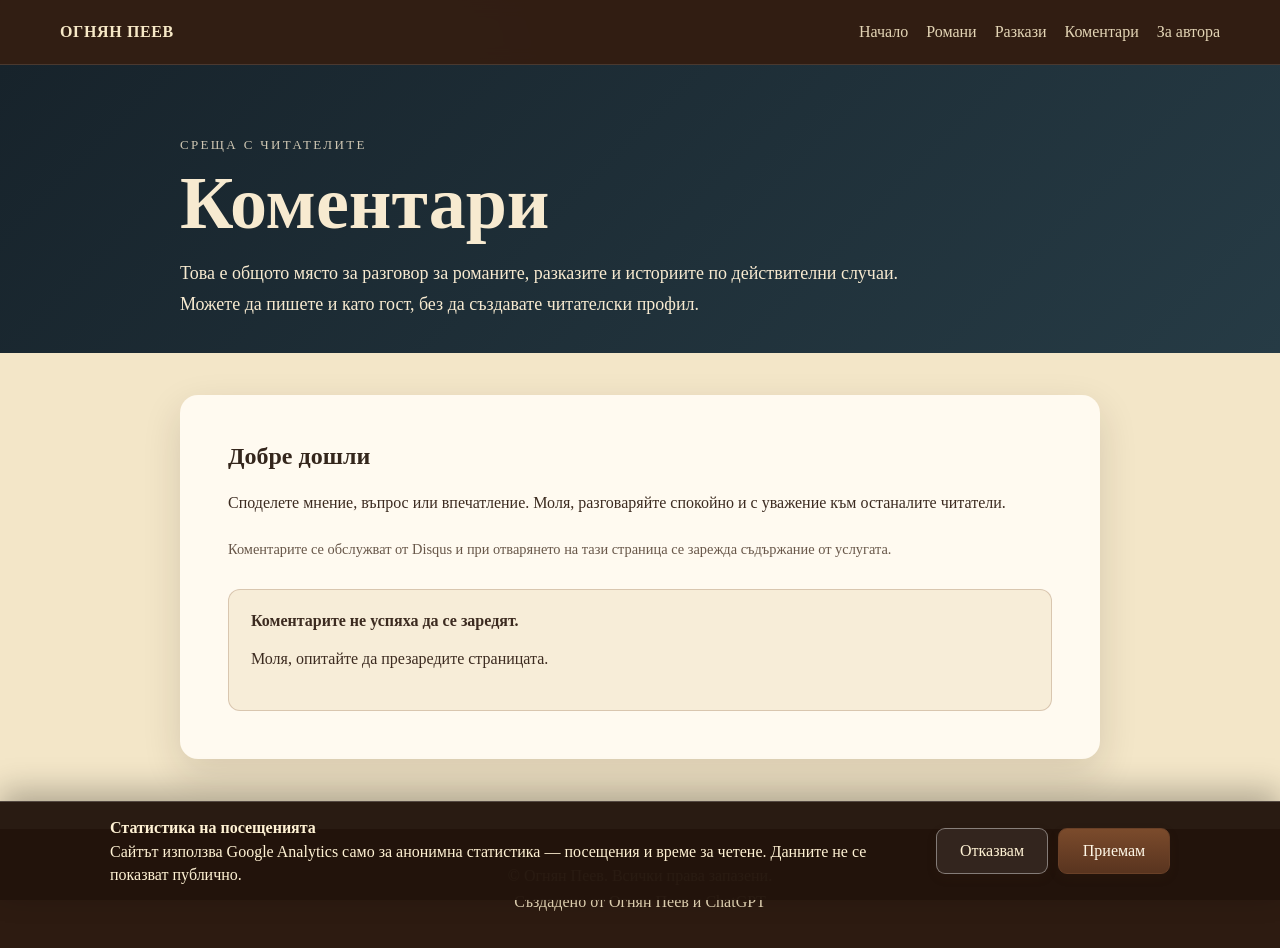
<file: comments.html>
<!DOCTYPE html>
<html lang="bg">
<head>
  <meta charset="utf-8">
  <meta name="viewport" content="width=device-width, initial-scale=1">
  <meta name="description" content="Общо място за коментари и разговор с читателите на Огнян Пеев.">
  <title>Коментари | Огнян Пеев</title>
  <link rel="stylesheet" href="assets/style.css">
  <script defer src="assets/analytics.js"></script>
</head>
<body class="comments-page">
  <div class="site-shell">
    <header class="topbar">
      <nav class="nav" aria-label="Основна навигация">
        <a class="brand" href="index.html">ОГНЯН ПЕЕВ</a>
        <div class="nav-links">
          <a href="index.html">Начало</a>
          <a href="index.html#romani">Романи</a>
          <a href="index.html#razkazi">Разкази</a>
          <a href="comments.html" aria-current="page">Коментари</a>
          <a href="index.html#avtor">За автора</a>
        </div>
      </nav>
    </header>

    <main>
      <section class="comments-hero">
        <div class="comments-inner">
          <div class="eyebrow">Среща с читателите</div>
          <h1>Коментари</h1>
          <p>Това е общото място за разговор за романите, разказите и историите по действителни случаи. Можете да пишете и като гост, без да създавате читателски профил.</p>
        </div>
      </section>

      <section class="comments-section">
        <div class="comments-inner comments-panel">
          <div class="comments-guidance">
            <h2>Добре дошли</h2>
            <p>Споделете мнение, въпрос или впечатление. Моля, разговаряйте спокойно и с уважение към останалите читатели.</p>
          </div>

          <div class="comments-service-note">
            Коментарите се обслужват от Disqus и при отварянето на тази страница се зарежда съдържание от услугата.
          </div>

          <div id="commentsSetup" class="comments-setup" hidden></div>
          <div id="disqus_thread" aria-live="polite"></div>
          <noscript>За да видите и публикувате коментари, е необходимо JavaScript да бъде включен.</noscript>
        </div>
      </section>
    </main>

    <footer class="footer">
      © Огнян Пеев. Всички права запазени.<br>
      Създадено от Огнян Пеев и ChatGPT
    </footer>
  </div>
  <script src="assets/comments-config.js"></script>
  <script src="assets/comments.js"></script>
</body>
</html>
</file>
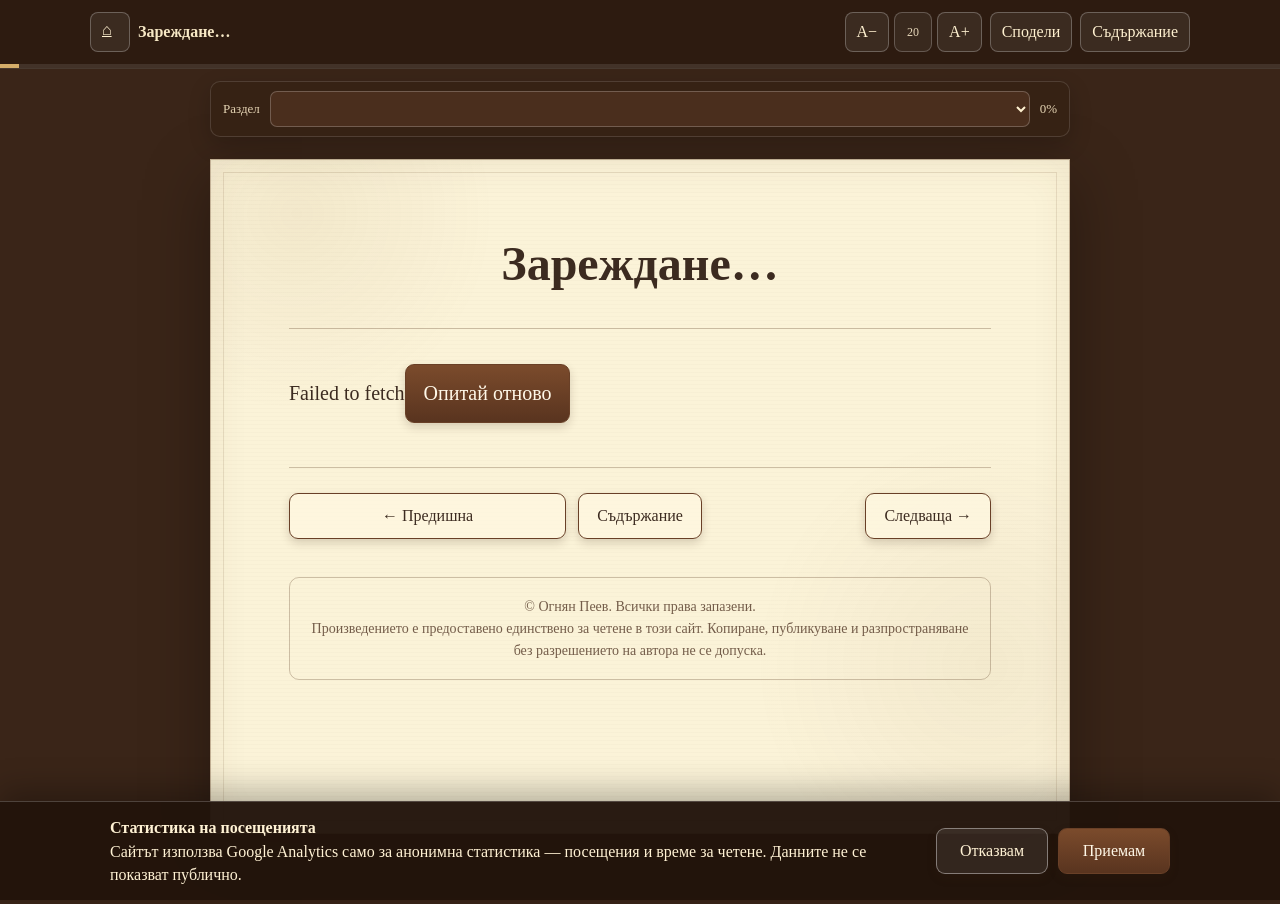
<file: read.html>
<!doctype html>
<html lang="bg">
<head>
  <meta charset="utf-8">
  <meta name="viewport" content="width=device-width, initial-scale=1">
  <meta name="robots" content="index,follow,noarchive">
  <title>Четене | Огнян Пеев</title>
  <link rel="stylesheet" href="assets/style.css">
  <script src="assets/analytics.js" defer></script>
<link rel="stylesheet" href="assets/oracle-promo.css?v=20261021">
</head>
<body class="reader-page">
<header class="reader-toolbar">
  <div class="toolbar-inner">
    <div class="toolbar-group">
      <a class="toolbtn" href="index.html" title="Към библиотеката" aria-label="Към библиотеката">⌂</a>
      <strong class="work-name" id="toolbarTitle">Зареждане…</strong>
    </div>
    <div class="toolbar-group">
      <div class="font-tools" aria-label="Размер на текста">
        <button class="toolbtn" id="fontDown" title="Намали шрифта" aria-label="Намали шрифта">А−</button>
        <button class="toolbtn font-reset" id="fontReset" title="Стандартен размер" aria-label="Стандартен размер"><span id="fontSizeLabel">20</span></button>
        <button class="toolbtn" id="fontUp" title="Увеличи шрифта" aria-label="Увеличи шрифта">А+</button>
      </div>
      <button class="toolbtn" id="shareBtn" title="Сподели страницата">Сподели</button>
      <button class="toolbtn" id="tocBtn" title="Съдържание">Съдържание</button>
    </div>
  </div>
  <div class="reader-progress" aria-hidden="true"><span id="readingProgressBar"></span></div>
</header>

<div class="chapter-jump">
  <label for="chapterSelect" id="chapterCounter">Раздел</label>
  <select id="chapterSelect" aria-label="Премини към глава"></select>
  <span id="readingProgressText">0%</span>
</div>

<main class="reader-wrap">
  <article class="reader-paper">
    <header class="reader-header">
      <div class="eyebrow" id="workType"></div>
      <h1 id="workTitle">Зареждане…</h1>
      <div class="meta" id="workAuthor"></div>
    </header>
    <h2 class="chapter-title" id="chapterTitle"></h2>
    <div class="chapter-subtitle" id="chapterSubtitle"></div>
    <section class="reader-text" id="readerText"></section>
    <nav class="reader-nav">
      <button class="button secondary" id="prevBtn">← Предишна</button>
      <button class="button secondary toc-middle" id="tocBtn2">Съдържание</button>
      <button class="button secondary next" id="nextBtn">Следваща →</button>
    </nav>
    <div class="copyright-note">
      © Огнян Пеев. Всички права запазени.<br>
      Произведението е предоставено единствено за четене в този сайт. Копиране, публикуване и разпространяване без разрешението на автора не се допуска.
    </div>
  </article>
</main>
<section class="paper-section oracle-promo" id="oracle-app" hidden aria-labelledby="oracle-title">
<div class="section-inner oracle-grid">
<a class="oracle-poster" href="https://oracle-of-kibyra.zestysun6.chatgpt.site/" target="_blank" rel="noopener"><img src="assets/images/oracle-of-kibyra-promo.png" alt="Оракулът на Кибира — 56 съдби. Пет кокалчета сред древни колони. В браузъра и за Android." width="1122" height="1402" loading="lazy"></a>
<div class="oracle-copy">
<div class="eyebrow">Приложение от Огнян Пеев</div>
<h2 id="oracle-title">Оракулът на Кибира — 56 съдби</h2>
<p class="oracle-question">Какво би попитал един древен оракул?</p>
<p>Създадохме приложение на български за забавление и размисъл. Напиши въпроса си и хвърли петте кокалчета. Оракулът разпознава темата и подбира послание, което оставя място за лично тълкуване.</p>
<p>Можеш да питаш за любов, работа, покупки или предстояща промяна. Кокалчетата се завъртат сред древни колони, с лек облак прах и звук при падането.</p>
<p>Идеята е вдъхновена от истински оракулски паметник от римската епоха, открит през 2024 г. в Кибира, днешна Турция, и от древната традиция на гадаене с кости, свързана с Хермес. Посланията в приложението са наши съвременни художествени интерпретации. Използвайте ги за забавление, без да разчитате на тях като предсказания.</p>
<div class="oracle-actions"><a class="button" href="https://oracle-of-kibyra.zestysun6.chatgpt.site/" target="_blank" rel="noopener">Използвай в браузъра</a><a class="button secondary" href="https://drive.google.com/file/d/1Fy2jTGqqS5jBGTyBSHDS0kR9lwZD3T_i/view?usp=drive_link" target="_blank" rel="noopener">Изтегли за Android</a></div>
<p class="oracle-link-note">Първата връзка отваря приложението без инсталация. Втората води към APK файла в Google Drive.</p>
<div class="oracle-install">
<h3>Как да го инсталираш</h3>
<ol>
<li>Отвори връзката за Android на телефона си, най-добре през Chrome или друг браузър.</li>
<li>В Google Drive натисни „Изтегляне“ или иконата със стрелка надолу. Ако няма предварителен преглед, това не пречи да изтеглиш файла.</li>
<li>Отвори изтегления файл с разширение .apk. Ще го намериш в известието за завършеното изтегляне или във „Файлове“ → „Изтегляния“.</li>
<li>Ако телефонът поиска разрешение за инсталиране от този източник, натисни „Настройки“ и разреши инсталирането за приложението, с което отваряш файла — например Chrome или „Файлове“. Имената на настройките може да се различават.</li>
<li>Върни се към файла и натисни „Инсталиране“, а след това „Отваряне“.</li>
</ol>
<p>Приложението се изтегля от предоставената връзка, извън Google Play. След инсталирането можеш отново да изключиш разрешението за този източник. Остави Play Protect включен и разреши проверката, ако бъде предложена.</p>
<p>Ако срещнеш затруднение, използвай първата връзка — през браузъра няма нужда от инсталация. Android приложението работи и без интернет след инсталирането.</p>
</div>
<p class="oracle-credit">Автор: Огнян Пеев.<br>Създадено със съдействието на ChatGPT.</p>
<p>Опитай и сподели какво попита оракула.</p>
</div></div></section>

<div class="toc-panel" id="tocPanel" role="dialog" aria-modal="true">
  <div class="toc-card">
    <div style="display:flex;justify-content:space-between;gap:15px;align-items:center">
      <h2>Съдържание</h2>
      <button class="toolbtn" id="closeToc" style="color:#3c2b20;border-color:#876f5b">✕</button>
    </div>
    <div class="toc-list" id="tocList"></div>
  </div>
</div>
<div class="notice" id="notice"></div>
<script src="assets/reading-position.js?v=20261029c"></script>
<script src="assets/reader.js?v=20261029c"></script>
</body>
</html>
</file>
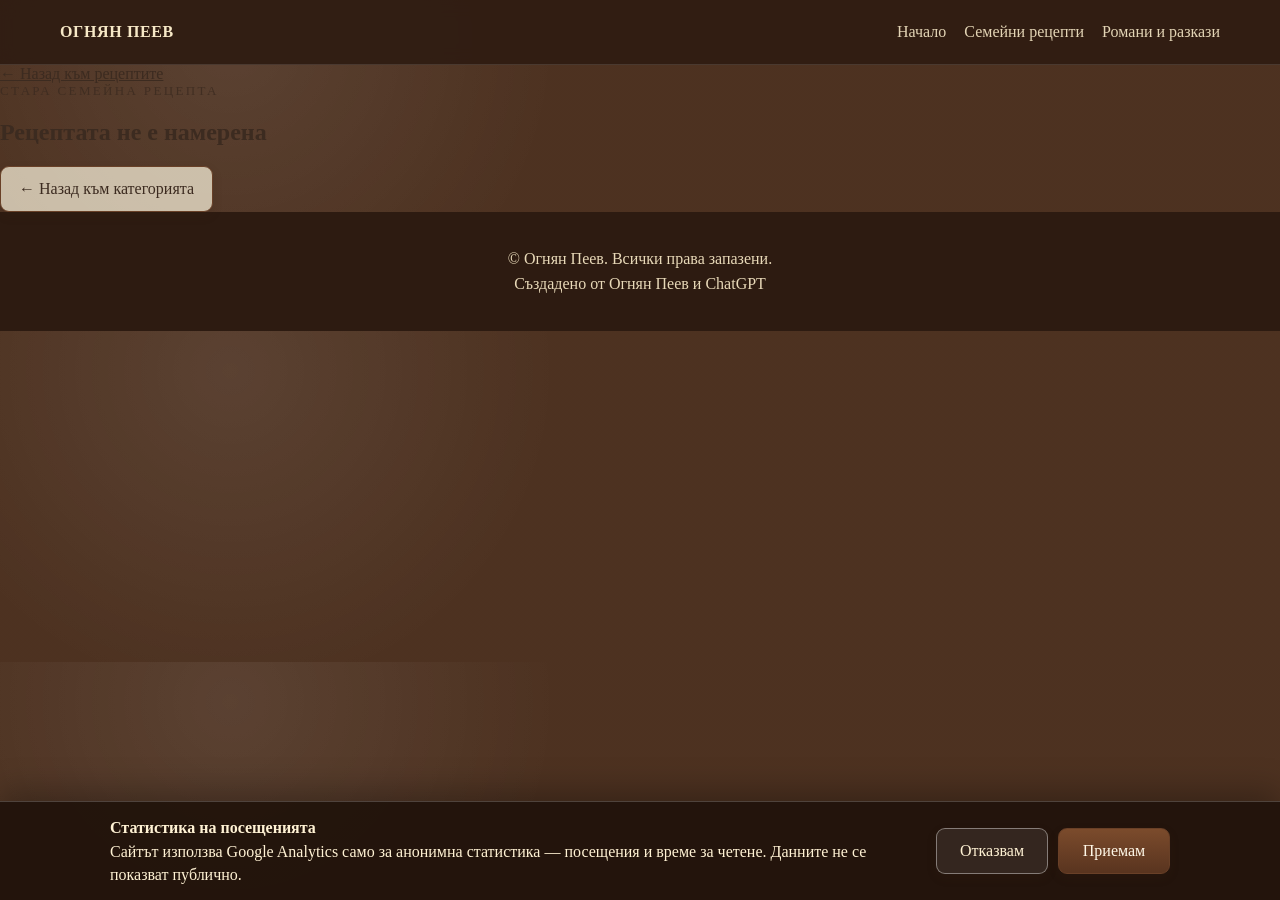
<file: recipe.html>
<!doctype html>
<html lang="bg">
<head>
  <meta charset="utf-8">
  <meta name="viewport" content="width=device-width, initial-scale=1">
  <meta name="description" content="Стара семейна рецепта от колекцията на Огнян Пеев.">
  <title>Рецепта | Семейни рецепти</title>
  <link rel="stylesheet" href="assets/style.css">
  <script src="assets/analytics.js" defer></script>
  <script src="assets/recipes-data.js" defer></script>
  <script src="assets/recipe.js" defer></script>
</head>
<body class="recipe-detail-page">
  <header class="topbar recipe-topbar">
    <nav class="nav">
      <a class="brand" href="index.html">ОГНЯН ПЕЕВ</a>
      <div class="nav-links">
        <a href="index.html">Начало</a>
        <a href="recipes.html">Семейни рецепти</a>
        <a href="library.html">Романи и разкази</a>
      </div>
    </nav>
  </header>
  <main class="recipe-detail-wrap">
    <article class="recipe-detail-card">
      <a class="recipe-back" id="backLink" href="recipes.html">← Назад към рецептите</a>
      <div class="eyebrow">Стара семейна рецепта</div>
      <h1 id="recipeTitle">Зареждане…</h1>
      <div class="recipe-full-frame">
        <img id="recipeImage" src="" alt="" decoding="async">
      </div>
      <a class="button secondary recipe-back-bottom" id="backLinkBottom" href="recipes.html">← Назад към категорията</a>
    </article>
  </main>
  <footer class="footer recipe-footer">© Огнян Пеев. Всички права запазени.<br>Създадено от Огнян Пеев и ChatGPT</footer>
</body>
</html>
</file>
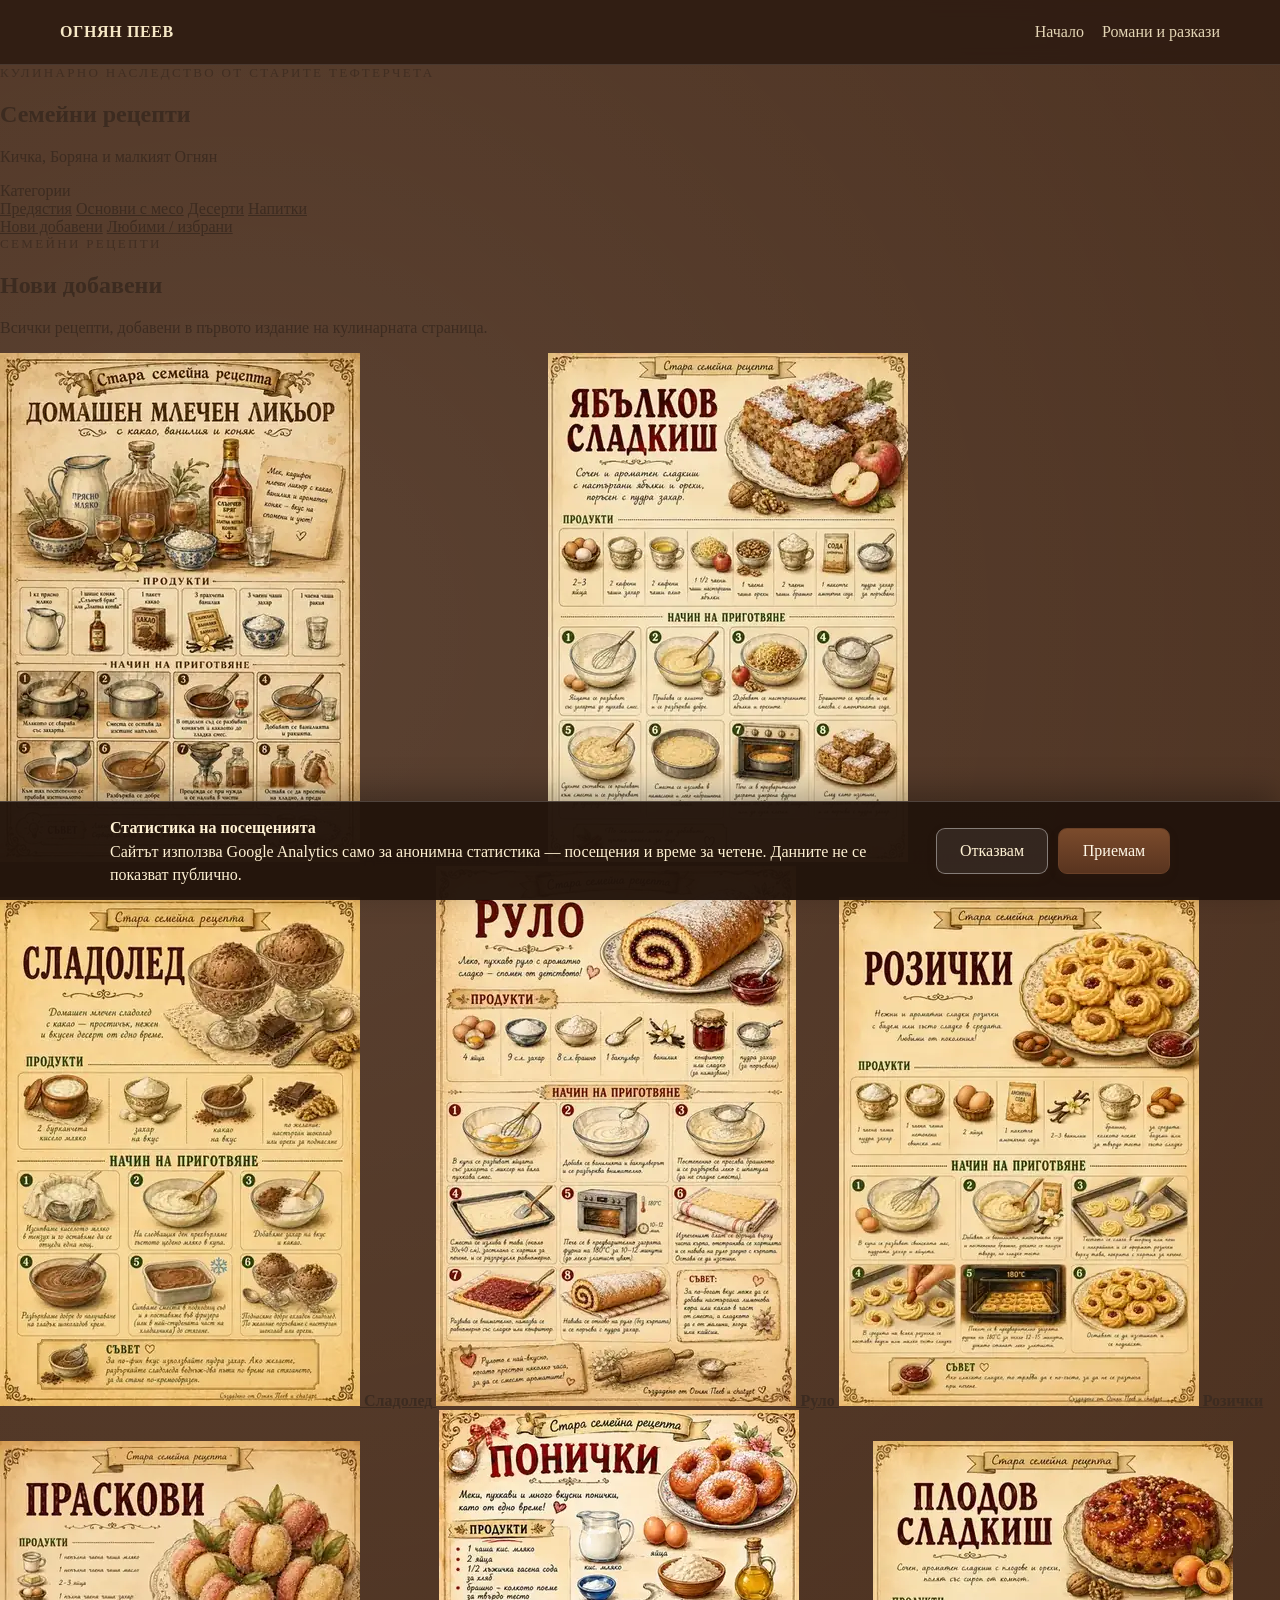
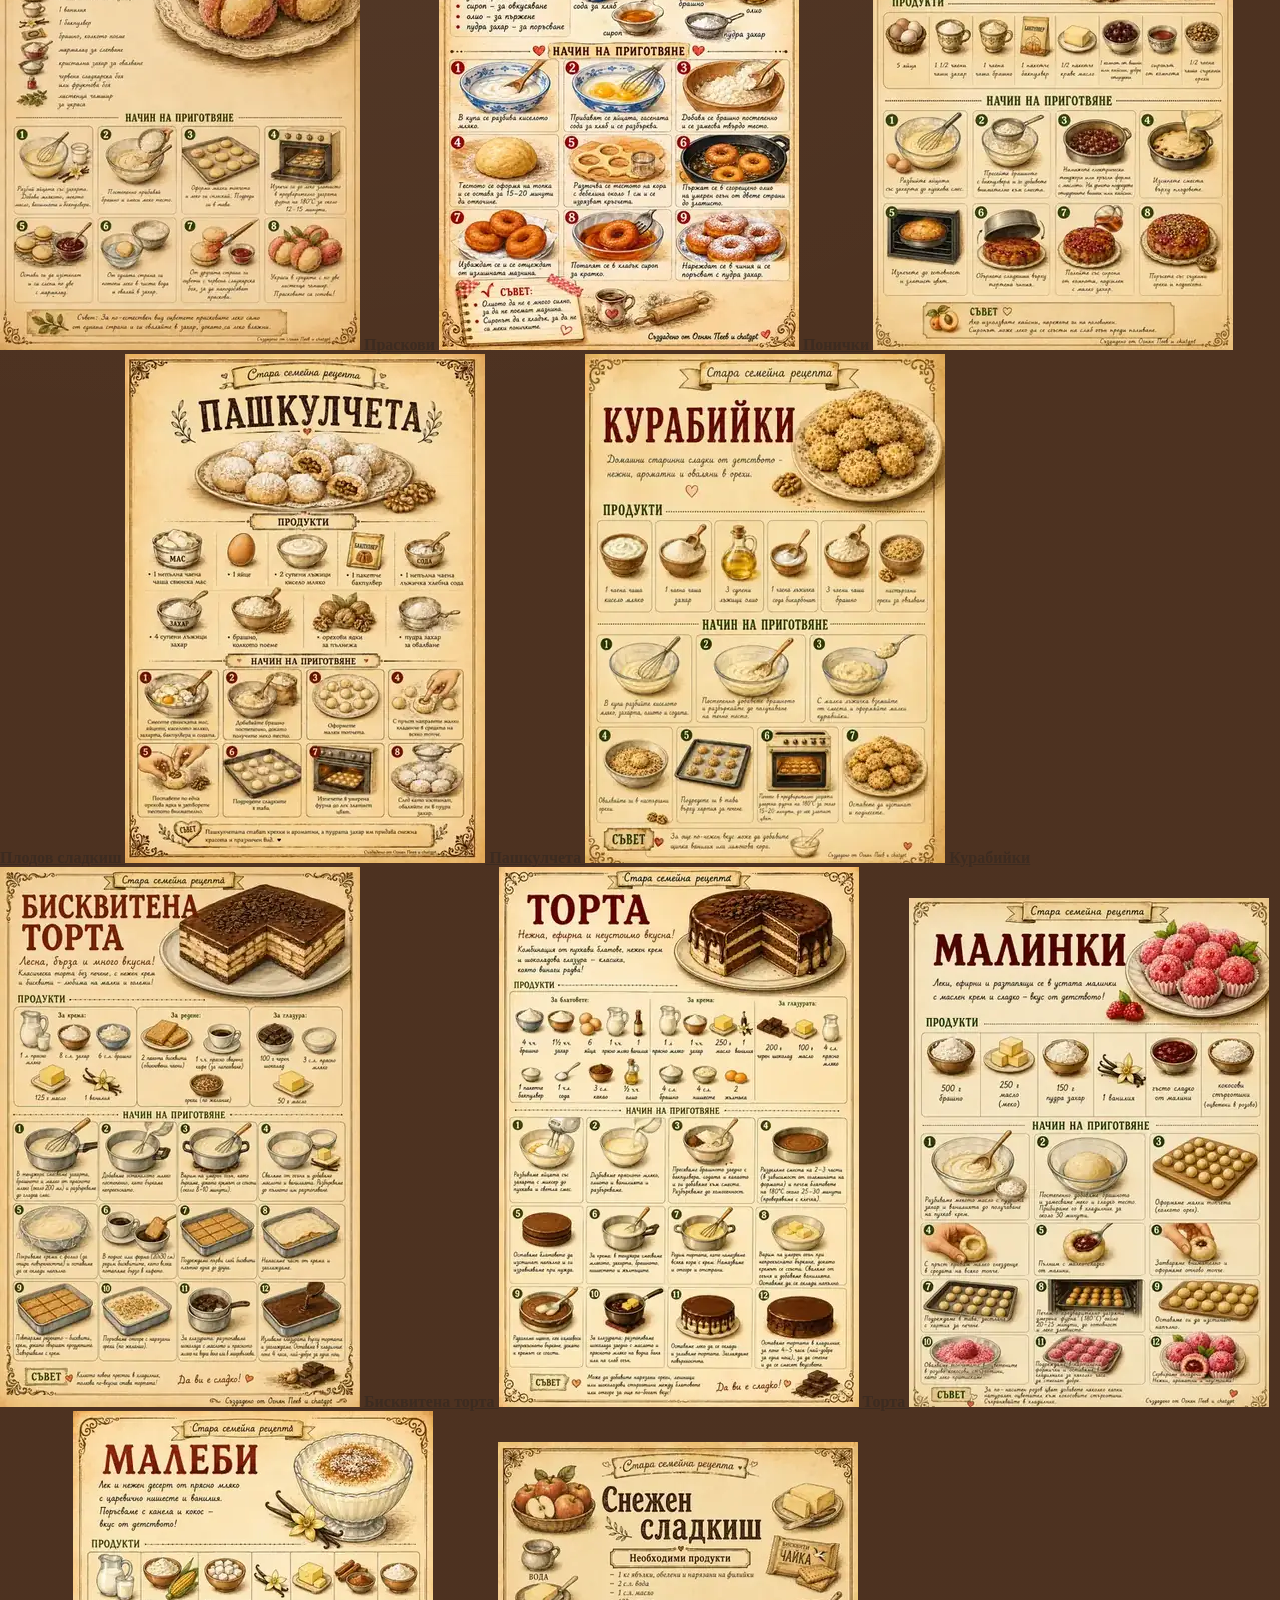
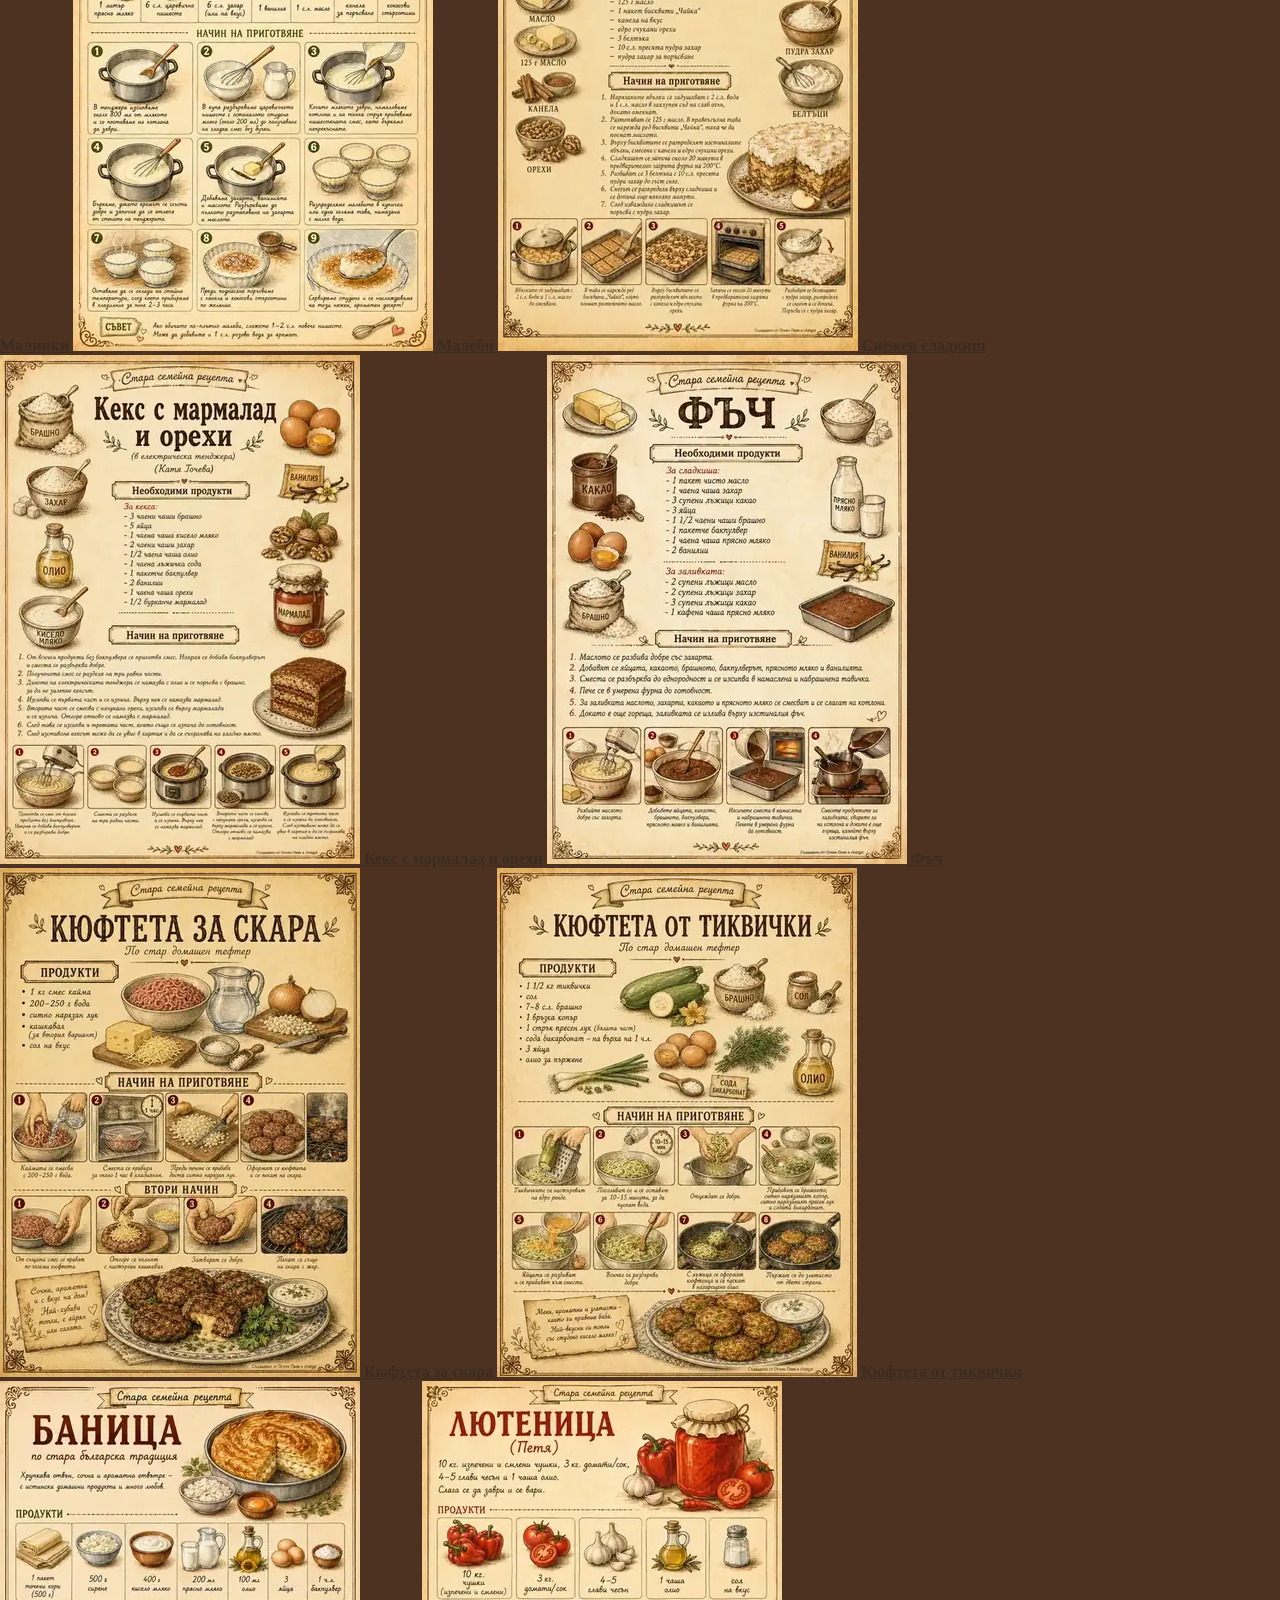
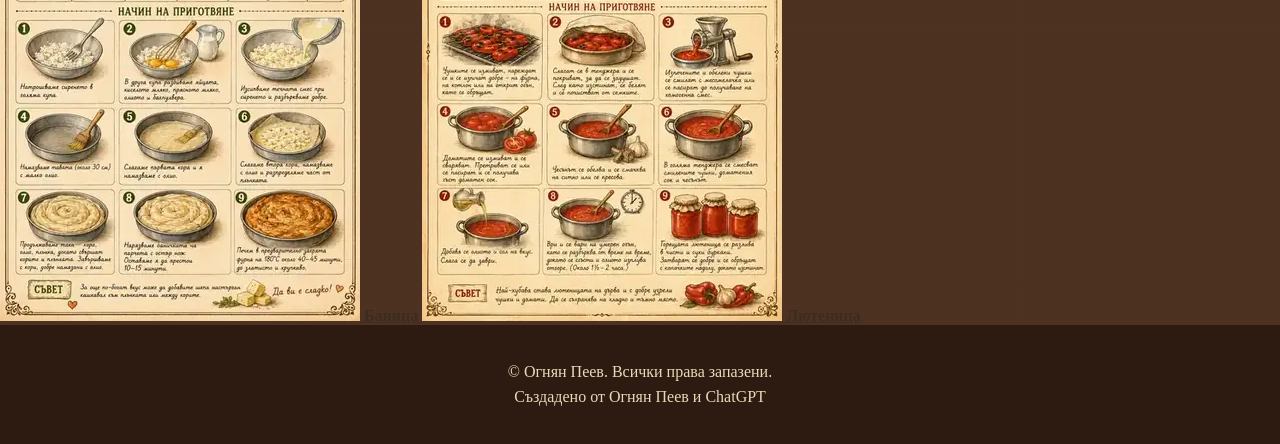
<file: recipes.html>
<!doctype html>
<html lang="bg">
<head>
  <meta charset="utf-8">
  <meta name="viewport" content="width=device-width, initial-scale=1">
  <meta name="description" content="Семейни рецепти — кулинарно наследство от старите тефтерчета.">
  <title>Семейни рецепти | Огнян Пеев</title>
  <link rel="stylesheet" href="assets/style.css">
  <script src="assets/analytics.js" defer></script>
  <script src="assets/recipes-data.js" defer></script>
  <script src="assets/recipes.js" defer></script>
</head>
<body class="recipes-page">
  <header class="topbar recipe-topbar">
    <nav class="nav">
      <a class="brand" href="index.html">ОГНЯН ПЕЕВ</a>
      <div class="nav-links">
        <a href="index.html">Начало</a>
        <a href="library.html">Романи и разкази</a>
      </div>
    </nav>
  </header>
  <section class="recipe-hero">
    <div class="recipe-hero-panel">
      <div class="eyebrow">Кулинарно наследство от старите тефтерчета</div>
      <h1>Семейни рецепти</h1>
      <p>Кичка, Боряна и малкият Огнян</p>
    </div>
  </section>
  <main class="recipes-layout">
    <aside class="recipe-sidebar" aria-label="Категории рецепти">
      <div class="sidebar-title">Категории</div>
      <a class="flour-button" data-category="starters" href="recipes.html?category=starters">Предястия</a>
      <a class="flour-button" data-category="mains" href="recipes.html?category=mains">Основни с месо</a>
      <a class="flour-button" data-category="desserts" href="recipes.html?category=desserts">Десерти</a>
      <a class="flour-button" data-category="drinks" href="recipes.html?category=drinks">Напитки</a>
      <div class="sidebar-divider"></div>
      <a class="flour-button small" data-category="new" href="recipes.html?category=new">Нови добавени</a>
      <a class="flour-button small" data-category="favorites" href="recipes.html?category=favorites">Любими / избрани</a>
    </aside>
    <section class="recipe-content">
      <header class="recipe-list-heading">
        <div class="eyebrow" id="categoryEyebrow">Семейни рецепти</div>
        <h2 id="categoryTitle">Нови добавени</h2>
        <p id="categoryDescription"></p>
      </header>
      <div class="recipe-grid" id="recipeGrid" aria-live="polite"></div>
      <div class="empty-recipes" id="emptyRecipes" hidden></div>
    </section>
  </main>
  <footer class="footer recipe-footer">© Огнян Пеев. Всички права запазени.<br>Създадено от Огнян Пеев и ChatGPT</footer>
</body>
</html>
</file>
<file: assets/style.css>
:root {
  --ink: #3c2b20;
  --muted: #745d4a;
  --paper: #f2e4bd;
  --paper-light: #fbf3d8;
  --paper-deep: #dfc88f;
  --wood: #4d3120;
  --wood-dark: #2a1a12;
  --accent: #8a4f2a;
  --line: rgba(83, 50, 28, .28);
  --shadow: 0 18px 50px rgba(34, 20, 11, .22);
  --reader-size: 20px;
}
* { box-sizing: border-box; }
html { scroll-behavior: smooth; }
html:has(body.reader-page) { scroll-behavior: auto; }
body {
  margin: 0;
  color: var(--ink);
  font-family: Georgia, "Times New Roman", serif;
  background:
    radial-gradient(circle at 18% 12%, rgba(255,255,255,.08), transparent 30%),
    linear-gradient(rgba(25,13,7,.2), rgba(25,13,7,.2)),
    #5a3b27;
}
a { color: inherit; }
button, a.button { font: inherit; }
.site-shell { min-height: 100vh; }
.topbar {
  position: sticky; top: 0; z-index: 20;
  background: rgba(48, 29, 18, .95);
  backdrop-filter: blur(8px);
  color: #f7e9c7;
  border-bottom: 1px solid rgba(255,255,255,.12);
}
.nav {
  width: min(1160px, calc(100% - 32px));
  margin: auto; min-height: 64px;
  display: flex; align-items: center; justify-content: space-between; gap: 18px;
}
.brand { text-decoration: none; font-weight: 700; letter-spacing: .04em; }
.nav-links { display: flex; gap: 18px; align-items: center; }
.nav-links a { text-decoration: none; opacity: .9; }
.nav-links a:hover { opacity: 1; text-decoration: underline; }
.hero {
  min-height: 560px;
  display: grid; place-items: center;
  padding: 58px 16px 72px;
  background:
    linear-gradient(rgba(24,14,8,.52), rgba(24,14,8,.72)),
    url("images/blue-eyes.jpg") center 26% / cover;
}
.hero-card {
  width: min(1050px, 100%);
  display: grid; grid-template-columns: 230px 1fr;
  gap: 38px; align-items: center;
  padding: 38px;
  border: 1px solid rgba(255,245,218,.42);
  border-radius: 22px;
  color: #fff6df;
  background: rgba(44, 26, 15, .76);
  box-shadow: var(--shadow);
}
.author-photo {
  width: 210px; height: 210px; object-fit: cover;
  border-radius: 50%; border: 5px solid rgba(255,243,210,.85);
  box-shadow: 0 12px 32px rgba(0,0,0,.35);
}
.eyebrow { text-transform: uppercase; letter-spacing: .18em; font-size: 13px; opacity: .82; }
.hero h1 { font-size: clamp(38px, 6vw, 70px); line-height: 1.02; margin: 8px 0 18px; }
.hero p { font-size: 20px; line-height: 1.65; max-width: 720px; margin: 0; }
.paper-section {
  background:
    linear-gradient(rgba(255,255,255,.2), rgba(255,255,255,.08)),
    repeating-linear-gradient(0deg, rgba(90,55,24,.018) 0, rgba(90,55,24,.018) 1px, transparent 1px, transparent 4px),
    var(--paper);
  padding: 70px 16px;
  border-top: 1px solid rgba(255,255,255,.25);
}
.section-inner { width: min(1160px, 100%); margin: auto; }
.section-heading { text-align: center; margin-bottom: 35px; }
.section-heading h2 { font-size: clamp(34px, 5vw, 52px); margin: 0 0 12px; }
.section-heading p { font-size: 18px; color: var(--muted); margin: 0 auto; max-width: 730px; line-height: 1.6; }
.shelf {
  display: grid; grid-template-columns: repeat(3, minmax(0, 1fr));
  gap: 28px; align-items: stretch;
}
.book-card {
  display: flex; flex-direction: column;
  overflow: hidden; border-radius: 16px;
  background: rgba(255,249,229,.74);
  border: 1px solid var(--line);
  box-shadow: 0 12px 28px rgba(55,34,20,.14);
  transition: transform .18s ease, box-shadow .18s ease;
}
.book-card:hover { transform: translateY(-4px); box-shadow: 0 18px 35px rgba(55,34,20,.21); }
.cover-wrap { aspect-ratio: 2 / 3; overflow: hidden; background: #2c211a; }
.cover-wrap img { width: 100%; height: 100%; object-fit: cover; display: block; }
.book-info { padding: 22px; display: flex; flex-direction: column; flex: 1; }
.book-type { color: var(--accent); font-weight: 700; text-transform: uppercase; letter-spacing: .1em; font-size: 12px; }
.book-info h3 { font-size: 27px; line-height: 1.18; margin: 8px 0 12px; }
.book-info p { line-height: 1.55; color: var(--muted); flex: 1; }
.button {
  display: inline-flex; justify-content: center; align-items: center;
  min-height: 46px; padding: 11px 18px;
  border: 1px solid #694027; border-radius: 9px;
  text-decoration: none; color: #fff8e8; background: linear-gradient(#7b4b2c, #59341f);
  cursor: pointer; box-shadow: 0 4px 10px rgba(58,34,19,.18);
}
.button:hover { filter: brightness(1.08); }
.button.secondary { color: var(--ink); background: rgba(255,248,226,.7); }
.about-grid {
  display: grid; grid-template-columns: 1fr 1fr; gap: 38px; align-items: center;
  max-width: 980px; margin: auto;
}
.about-grid img { width: 100%; max-height: 520px; object-fit: cover; border-radius: 18px; box-shadow: var(--shadow); }
.about-text { font-size: 19px; line-height: 1.75; }
.footer {
  padding: 34px 16px; text-align: center;
  background: #2d1b11; color: #e8d9b8; line-height: 1.6;
}

/* Reader */
.reader-page { min-height: 100vh; background: #3a2518; }
.reader-toolbar {
  position: sticky; top: 0; z-index: 30;
  color: #f7e8c5; background: rgba(45,27,17,.97);
  border-bottom: 1px solid rgba(255,255,255,.13);
}
.toolbar-inner {
  width: min(1100px, calc(100% - 20px)); margin: auto;
  display: flex; align-items: center; justify-content: space-between; gap: 12px;
  min-height: 64px;
}
.toolbar-group { display: flex; align-items: center; gap: 8px; flex-wrap: wrap; }
.toolbtn {
  border: 1px solid rgba(255,255,255,.25); color: #fff1d0;
  background: rgba(255,255,255,.07); border-radius: 8px;
  min-width: 40px; min-height: 40px; padding: 8px 11px; cursor: pointer;
}
.toolbtn:hover { background: rgba(255,255,255,.14); }
.reader-wrap { padding: 44px 14px 70px; }
.reader-paper {
  position: relative; width: min(860px, 100%); min-height: 75vh; margin: auto;
  padding: clamp(30px, 7vw, 78px);
  background:
    radial-gradient(circle at 10% 8%, rgba(139,89,35,.07), transparent 20%),
    radial-gradient(circle at 90% 75%, rgba(122,73,28,.055), transparent 25%),
    repeating-linear-gradient(0deg, rgba(86,53,24,.018) 0, rgba(86,53,24,.018) 1px, transparent 1px, transparent 4px),
    var(--paper-light);
  border: 1px solid rgba(88,53,26,.34);
  box-shadow: 0 20px 60px rgba(0,0,0,.34), inset 0 0 40px rgba(95,59,27,.08);
}
.reader-paper::before {
  content: ""; position: absolute; inset: 12px;
  border: 1px solid rgba(105,67,31,.13); pointer-events: none;
}
.reader-header { text-align: center; padding-bottom: 28px; margin-bottom: 30px; border-bottom: 1px solid var(--line); }
.reader-header h1 { font-size: clamp(31px, 5vw, 48px); line-height: 1.1; margin: 0 0 9px; }
.reader-header .meta { color: var(--muted); }
.chapter-title { text-align: center; font-size: 29px; margin: 10px 0 8px; }
.chapter-subtitle { text-align: center; color: var(--muted); font-style: italic; margin-bottom: 35px; }
.reader-text {
  font-size: var(--reader-size); line-height: 1.78;
  user-select: none; -webkit-user-select: none;
}
.reader-text p { margin: 0 0 1.05em; text-indent: 1.45em; }
.reader-text p:first-child { text-indent: 0; }
.reader-text p:first-child::first-letter {
  float: left; font-size: 3.35em; line-height: .78; padding: .11em .11em 0 0; color: #704226;
}
.reader-nav {
  display: grid; grid-template-columns: 1fr auto 1fr; gap: 12px; align-items: center;
  margin-top: 44px; padding-top: 25px; border-top: 1px solid var(--line);
}
.reader-nav .next { justify-self: end; }
.copyright-note {
  margin-top: 38px; padding: 18px; border: 1px solid var(--line); border-radius: 10px;
  color: var(--muted); font-size: 14px; line-height: 1.55; text-align: center;
}
.toc-panel {
  position: fixed; z-index: 50; inset: 0; display: none;
  background: rgba(20,12,8,.72); padding: 20px;
}
.toc-panel.open { display: grid; place-items: center; }
.toc-card {
  width: min(580px, 100%); max-height: 82vh; overflow: auto;
  background: var(--paper-light); color: var(--ink); border-radius: 14px; padding: 25px;
  box-shadow: var(--shadow);
}
.toc-card h2 { margin-top: 0; }
.toc-list { display: grid; gap: 9px; }
.toc-list button {
  text-align: left; padding: 13px; background: rgba(255,255,255,.42);
  border: 1px solid var(--line); border-radius: 8px; cursor: pointer;
}
.notice {
  position: fixed; z-index: 80; left: 50%; bottom: 25px; transform: translateX(-50%);
  background: #2f1c12; color: #fff0cf; padding: 12px 18px; border-radius: 10px;
  opacity: 0; pointer-events: none; transition: opacity .2s;
}
.notice.show { opacity: 1; }
@media (max-width: 820px) {
  .hero-card { grid-template-columns: 1fr; text-align: center; }
  .author-photo { margin: auto; }
  .shelf { grid-template-columns: 1fr; max-width: 460px; margin: auto; }
  .about-grid { grid-template-columns: 1fr; }
  .nav-links { display: none; }
  .reader-toolbar .work-name { display: none; }
  .reader-nav { grid-template-columns: 1fr 1fr; }
  .reader-nav .toc-middle { grid-column: 1 / -1; grid-row: 1; justify-self: center; }
}
@media print {
  body * { visibility: hidden !important; }
  body::before {
    visibility: visible !important; content: "Това произведение е предоставено само за четене в сайта.";
    display: block; padding: 50px; font: 20px Georgia, serif;
  }
}

.kings-placeholder {
  display:flex; flex-direction:column; align-items:center; justify-content:center;
  color:#ead59b;
  background:
    radial-gradient(circle at 50% 35%, rgba(188,145,64,.20), transparent 28%),
    linear-gradient(rgba(8,18,17,.20), rgba(8,18,17,.65)),
    repeating-linear-gradient(135deg, #1c332d 0, #1c332d 18px, #182b27 18px, #182b27 36px);
  border: 10px solid #382c1c;
  box-shadow: inset 0 0 55px rgba(0,0,0,.7);
}
.kings-title { font-size:clamp(54px,8vw,86px); font-weight:700; letter-spacing:.08em; text-shadow:0 4px 8px #000; }
.kings-symbol { font-size:90px; line-height:1; margin:18px 0; text-shadow:0 4px 9px #000; }
.kings-author { font-size:25px; letter-spacing:.06em; }
@media (max-width:820px) {
  #romani .shelf, #razkazi .shelf, #deistvitelni .shelf { grid-template-columns:1fr !important; }
}


/* Романи: две книги отгоре, продължението под „СИН, СИН КАТО ОЧИТЕ Ѝ“ */
.novels-shelf {
  grid-template-columns: repeat(2, minmax(0, 360px));
  justify-content: center;
}
.novels-shelf .sequel-card { grid-column: 2; }
.series-note {
  margin: 0 0 8px !important;
  color: var(--accent) !important;
  font-style: italic;
  font-weight: 700;
}

/* Частно измерване: посетителят вижда само избора, не статистиката */
.cookie-banner {
  position: fixed;
  left: 0; right: 0; bottom: 0;
  z-index: 1000;
  padding: 14px;
  background: rgba(35, 20, 12, .97);
  border-top: 1px solid rgba(255,255,255,.2);
  color: #fff2d4;
  box-shadow: 0 -10px 30px rgba(0,0,0,.28);
}
.cookie-inner {
  width: min(1060px, 100%);
  margin: auto;
  display: flex;
  gap: 22px;
  align-items: center;
  justify-content: space-between;
}
.cookie-inner p { margin: 0; line-height: 1.45; }
.cookie-actions { display: flex; gap: 10px; flex: 0 0 auto; }
.cookie-banner .button { min-width: 112px; }
.cookie-banner .button.secondary { color: #fff2d4; border-color: rgba(255,255,255,.4); background: rgba(255,255,255,.08); }

@media (max-width:820px) {
  .novels-shelf { grid-template-columns: 1fr !important; }
  .novels-shelf .sequel-card { grid-column: auto; }
  .cookie-inner { flex-direction: column; align-items: stretch; }
  .cookie-actions { justify-content: flex-end; }
}


/* ===== Нов вход към сайта ===== */
.portal-page {
  min-height: 100vh;
  background:
    radial-gradient(circle at 50% 10%, rgba(255,255,255,.12), transparent 30%),
    linear-gradient(135deg, #2f1c12, #69452c 50%, #2c1a10);
  color: #fff1d1;
}
.portal-header {
  width: min(1180px, calc(100% - 32px));
  margin: auto;
  padding: 25px 0 5px;
}
.portal-header .brand { color: #f7e4ba; }
.portal-main { width: min(1180px, calc(100% - 32px)); margin: auto; padding: 42px 0 76px; }
.portal-intro { text-align: center; margin-bottom: 38px; }
.portal-intro h1 { font-size: clamp(48px, 8vw, 88px); margin: 8px 0 12px; line-height: .98; }
.portal-intro p { font-size: clamp(18px, 2.4vw, 25px); margin: 0; color: #ead8b6; }
.portal-grid { display: grid; grid-template-columns: repeat(2, minmax(0, 1fr)); gap: 34px; }
.portal-card {
  position: relative; display: block; min-height: 700px; overflow: hidden;
  border-radius: 24px; border: 1px solid rgba(255,242,205,.42);
  box-shadow: 0 25px 70px rgba(0,0,0,.42); text-decoration: none;
  background: #21130d; isolation: isolate;
}
.portal-card::after {
  content: ''; position: absolute; inset: 0; z-index: 1;
  background: linear-gradient(transparent 44%, rgba(24,13,8,.25) 62%, rgba(24,13,8,.95));
}
.portal-card img { width: 100%; height: 100%; object-fit: cover; display: block; transition: transform .5s ease; }
.portal-card:hover img { transform: scale(1.025); }
.portal-card-copy {
  position: absolute; z-index: 2; left: 0; right: 0; bottom: 0;
  padding: 38px 34px; text-align: center;
}
.portal-card-copy strong { display: block; font-size: clamp(31px, 4vw, 48px); line-height: 1.05; margin-bottom: 12px; }
.portal-card-copy small { display: block; font-size: 19px; line-height: 1.45; color: #f1dfba; }
.portal-footer { background: rgba(28,15,9,.85); }

/* Лекото освежаване на литературната част */
.library-page .topbar { background: rgba(38,25,18,.96); }
.library-page .hero-card { border-radius: 28px; background: rgba(40,25,17,.79); }
.library-page .book-card { border-radius: 20px; }
.library-page .button { border-radius: 999px; }
.comments-spotlight-wrap {
  max-width: none !important;
  margin: 24px 0 0 !important;
  text-align: center;
}
.comments-spotlight {
  display: inline-flex;
  align-items: center;
  justify-content: center;
  padding: 13px 28px;
  border: 1px solid #ffe0a3;
  border-radius: 999px;
  background: #e8b85f;
  color: #2b1c12;
  box-shadow: 0 8px 20px rgba(0,0,0,.28);
  font-size: 18px;
  font-weight: 800;
  line-height: 1.25;
  text-decoration: none;
  transition: transform .18s ease, background .18s ease, box-shadow .18s ease;
}
.comments-spotlight:hover,
.comments-spotlight:focus-visible {
  transform: translateY(-2px);
  background: #f3c975;
  box-shadow: 0 11px 24px rgba(0,0,0,.34);
}
@media (max-width: 620px) {
  .comments-spotlight { width: 100%; box-sizing: border-box; }
}

/* Reader v8: запазване на прогрес, бърза навигация и мобилно четене */
.reader-progress {
  height: 4px;
  background: rgba(255,255,255,.10);
  overflow: hidden;
}
.reader-progress span {
  display: block;
  width: 1.5%;
  height: 100%;
  background: #d4ad69;
  transition: width .15s linear;
}
.chapter-jump {
  position: sticky;
  top: 68px;
  z-index: 24;
  width: min(860px, calc(100% - 28px));
  margin: 12px auto -22px;
  display: grid;
  grid-template-columns: auto minmax(180px, 1fr) auto;
  align-items: center;
  gap: 10px;
  padding: 9px 12px;
  color: #f4e4c2;
  background: rgba(55,34,21,.94);
  border: 1px solid rgba(255,255,255,.13);
  border-radius: 10px;
  box-shadow: 0 8px 22px rgba(0,0,0,.18);
  backdrop-filter: blur(8px);
}
.chapter-jump label,
#readingProgressText { font-size: 13px; white-space: nowrap; opacity: .92; }
.chapter-jump select {
  min-width: 0;
  width: 100%;
  min-height: 36px;
  padding: 6px 32px 6px 10px;
  border: 1px solid rgba(255,255,255,.22);
  border-radius: 7px;
  color: #fff1d0;
  background: #4a2e1d;
  font: inherit;
}
.chapter-jump select option { background: #fff6df; color: #2f2118; }
.font-tools { display: flex; align-items: center; gap: 5px; }
.font-reset { min-width: 38px; padding-inline: 7px; font-size: 12px; opacity: .88; }
.reader-nav .button {
  max-width: 100%;
  white-space: normal;
  line-height: 1.25;
  text-align: center;
}

@media (max-width: 820px) {
  .reader-toolbar { position: sticky; }
  .toolbar-inner {
    width: calc(100% - 12px);
    min-height: 56px;
    gap: 6px;
  }
  .toolbar-group { gap: 5px; flex-wrap: nowrap; }
  .toolbtn { min-width: 38px; min-height: 38px; padding: 7px 9px; }
  #shareBtn { display: none; }
  .chapter-jump {
    top: 60px;
    width: calc(100% - 12px);
    margin-top: 7px;
    margin-bottom: -14px;
    grid-template-columns: 1fr auto;
    padding: 7px 8px;
  }
  .chapter-jump label { display: none; }
  .chapter-jump select { min-height: 40px; font-size: 14px; }
  #readingProgressText { font-size: 12px; }
  .reader-wrap { padding: 28px 6px 48px; }
  .reader-paper {
    width: 100%;
    padding: 30px clamp(17px, 5vw, 32px) 42px;
    border-left-width: 0;
    border-right-width: 0;
    box-shadow: 0 14px 35px rgba(0,0,0,.28), inset 0 0 28px rgba(95,59,27,.07);
  }
  .reader-paper::before { inset: 7px; }
  .reader-header { padding-bottom: 20px; margin-bottom: 22px; }
  .reader-header h1 { font-size: clamp(27px, 8vw, 38px); }
  .chapter-title { font-size: clamp(23px, 7vw, 29px); line-height: 1.2; }
  .chapter-subtitle { margin-bottom: 26px; }
  .reader-text { line-height: 1.72; }
  .reader-text p { text-indent: 1.15em; margin-bottom: 1em; }
  .reader-text p:first-child::first-letter { font-size: 3em; }
  .reader-nav {
    grid-template-columns: 1fr 1fr;
    gap: 9px;
    margin-top: 34px;
  }
  .reader-nav .button { min-height: 48px; padding: 10px 11px; font-size: 14px; }
  .reader-nav .toc-middle { grid-column: 1 / -1; grid-row: 1; width: 100%; }
  .copyright-note { margin-top: 28px; padding: 14px 12px; font-size: 12px; }
  .toc-panel { padding: 8px; }
  .toc-card { max-height: 90vh; padding: 18px 14px; border-radius: 10px; }
  .toc-list button { padding: 12px 10px; font-size: 15px; }
}

@media (max-width: 430px) {
  .toolbar-inner { justify-content: space-between; }
  .toolbar-group:first-child { flex: 0 0 auto; }
  .toolbar-group:last-child { flex: 1 1 auto; justify-content: flex-end; }
  .font-reset { display: none; }
  #tocBtn { padding-inline: 8px; font-size: 13px; }
  .reader-paper { padding-inline: 16px; }
  .chapter-jump { grid-template-columns: minmax(0,1fr) auto; }
  #readingProgressText { max-width: 72px; overflow: hidden; text-overflow: ellipsis; }
  .reader-nav { grid-template-columns: 1fr; }
  .reader-nav .toc-middle { grid-column: 1; grid-row: auto; order: 2; }
  .reader-nav #prevBtn { order: 1; }
  .reader-nav #nextBtn { order: 3; justify-self: stretch; }
  .reader-nav .button { width: 100%; }
}

/* Подредба на романите по поредици */
.series-list{display:grid;gap:42px}
.series-block{border-top:1px solid rgba(93,61,39,.24);padding-top:24px}
.series-block:first-child{border-top:0;padding-top:0}
.series-heading{margin:0 0 20px}
.series-heading h3{margin:3px 0 0;font-family:Georgia,serif;font-size:clamp(1.45rem,3vw,2rem);color:#3c2b20}
.series-kicker{font-size:.78rem;letter-spacing:.16em;text-transform:uppercase;color:#805034;font-weight:700}
.series-books{grid-template-columns:repeat(auto-fit,minmax(240px,1fr))}
.series-books.featured-books{grid-template-columns:repeat(2,minmax(0,1fr))}
.series-books .sequel-card{grid-column:auto}
.series-books .book-info p{flex:0}
.series-books .book-info>.button{margin-top:auto}
.reader-paper{-webkit-touch-callout:none}
@media (max-width:620px){.series-list{gap:30px}.series-books{grid-template-columns:1fr}}
@media (max-width:620px){.series-books.featured-books{grid-template-columns:1fr}}

.comments-hero {
  padding: 72px 24px 34px;
  background: linear-gradient(135deg, #17232b, #263b45);
  color: #f7ead0;
}

.comments-inner {
  width: min(920px, 100%);
  margin: 0 auto;
}

.comments-hero h1 {
  margin: 8px 0 12px;
  font-family: Georgia, "Times New Roman", serif;
  font-size: clamp(42px, 7vw, 74px);
}

.comments-hero p {
  max-width: 760px;
  margin: 0;
  font-size: 18px;
  line-height: 1.7;
}

.comments-section {
  padding: 42px 24px 70px;
  background: #f3e6c8;
}

.comments-panel {
  box-sizing: border-box;
  padding: clamp(24px, 5vw, 48px);
  border-radius: 18px;
  background: #fffaf0;
  box-shadow: 0 14px 38px rgba(40, 31, 22, .14);
}

.comments-guidance h2 {
  margin-top: 0;
  font-family: Georgia, "Times New Roman", serif;
  color: #34261c;
}

.comments-guidance p,
.comments-consent p,
.comments-setup p {
  line-height: 1.65;
}

.comments-consent,
.comments-setup {
  margin-top: 28px;
  padding: 22px;
  border: 1px solid rgba(128, 80, 52, .25);
  border-radius: 12px;
  background: #f7edd8;
}

.comments-service-note {
  margin: 22px 0;
  color: #685749;
  font-size: .9rem;
  line-height: 1.55;
}

.comments-consent .button {
  border: 0;
  cursor: pointer;
}

#disqus_thread:not(:empty) {
  margin-top: 30px;
}

@media (max-width: 640px) {
  .comments-hero {
    padding-top: 48px;
  }

  .comments-section {
    padding: 24px 14px 44px;
  }
}

/* Истории по действителни случаи */
#deistvitelni .book-card { background: rgba(255,249,238,.82); }
#deistvitelni .cover-wrap { background:#2f211a; }
</file>
<file: assets/oracle-promo.css>
.oracle-promo { scroll-margin-top: 64px; background: #e8d2b8; color: #34261c; }
.oracle-promo[hidden] { display: none; }
.oracle-grid { display: grid; grid-template-columns: minmax(240px, .8fr) minmax(0, 1.35fr); gap: clamp(24px, 4vw, 52px); align-items: start; }
.oracle-poster { display: block; }
.oracle-poster img { display: block; width: 100%; height: auto; border-radius: 10px; box-shadow: 0 12px 30px #39271933; }
.oracle-copy h2 { font: 700 clamp(26px, 3vw, 38px)/1.2 Georgia, serif; margin: 8px 0 22px; }
.oracle-copy p, .oracle-copy li { font-size: 17px; line-height: 1.7; }
.oracle-copy p { margin: 0 0 16px; }
.oracle-copy .oracle-question { font-size: 21px; font-family: Georgia, serif; }
.oracle-actions { display: flex; flex-wrap: wrap; gap: 12px; margin: 24px 0 12px; }
.oracle-actions .button { text-align: center; }
.oracle-copy .oracle-link-note, .oracle-copy .oracle-credit { font-size: 15px; }
.oracle-install { padding-top: 8px; }
.oracle-install h3 { font-size: 22px; margin: 20px 0 14px; }
.oracle-install ol { padding-left: 25px; margin: 0 0 20px; }
.oracle-install li { padding-left: 5px; margin-bottom: 12px; }
.reader-page .oracle-promo { padding: 48px 22px; }
.reader-page .oracle-grid { max-width: 1160px; margin: auto; }
@media (max-width: 760px) {
  .oracle-grid { grid-template-columns: minmax(0, 1fr); }
  .oracle-poster { max-width: 440px; margin: auto; }
  .oracle-actions { flex-direction: column; }
  .oracle-actions .button { width: 100%; box-sizing: border-box; }
  .reader-page .oracle-promo { padding-inline: 16px; }
}
</file>
